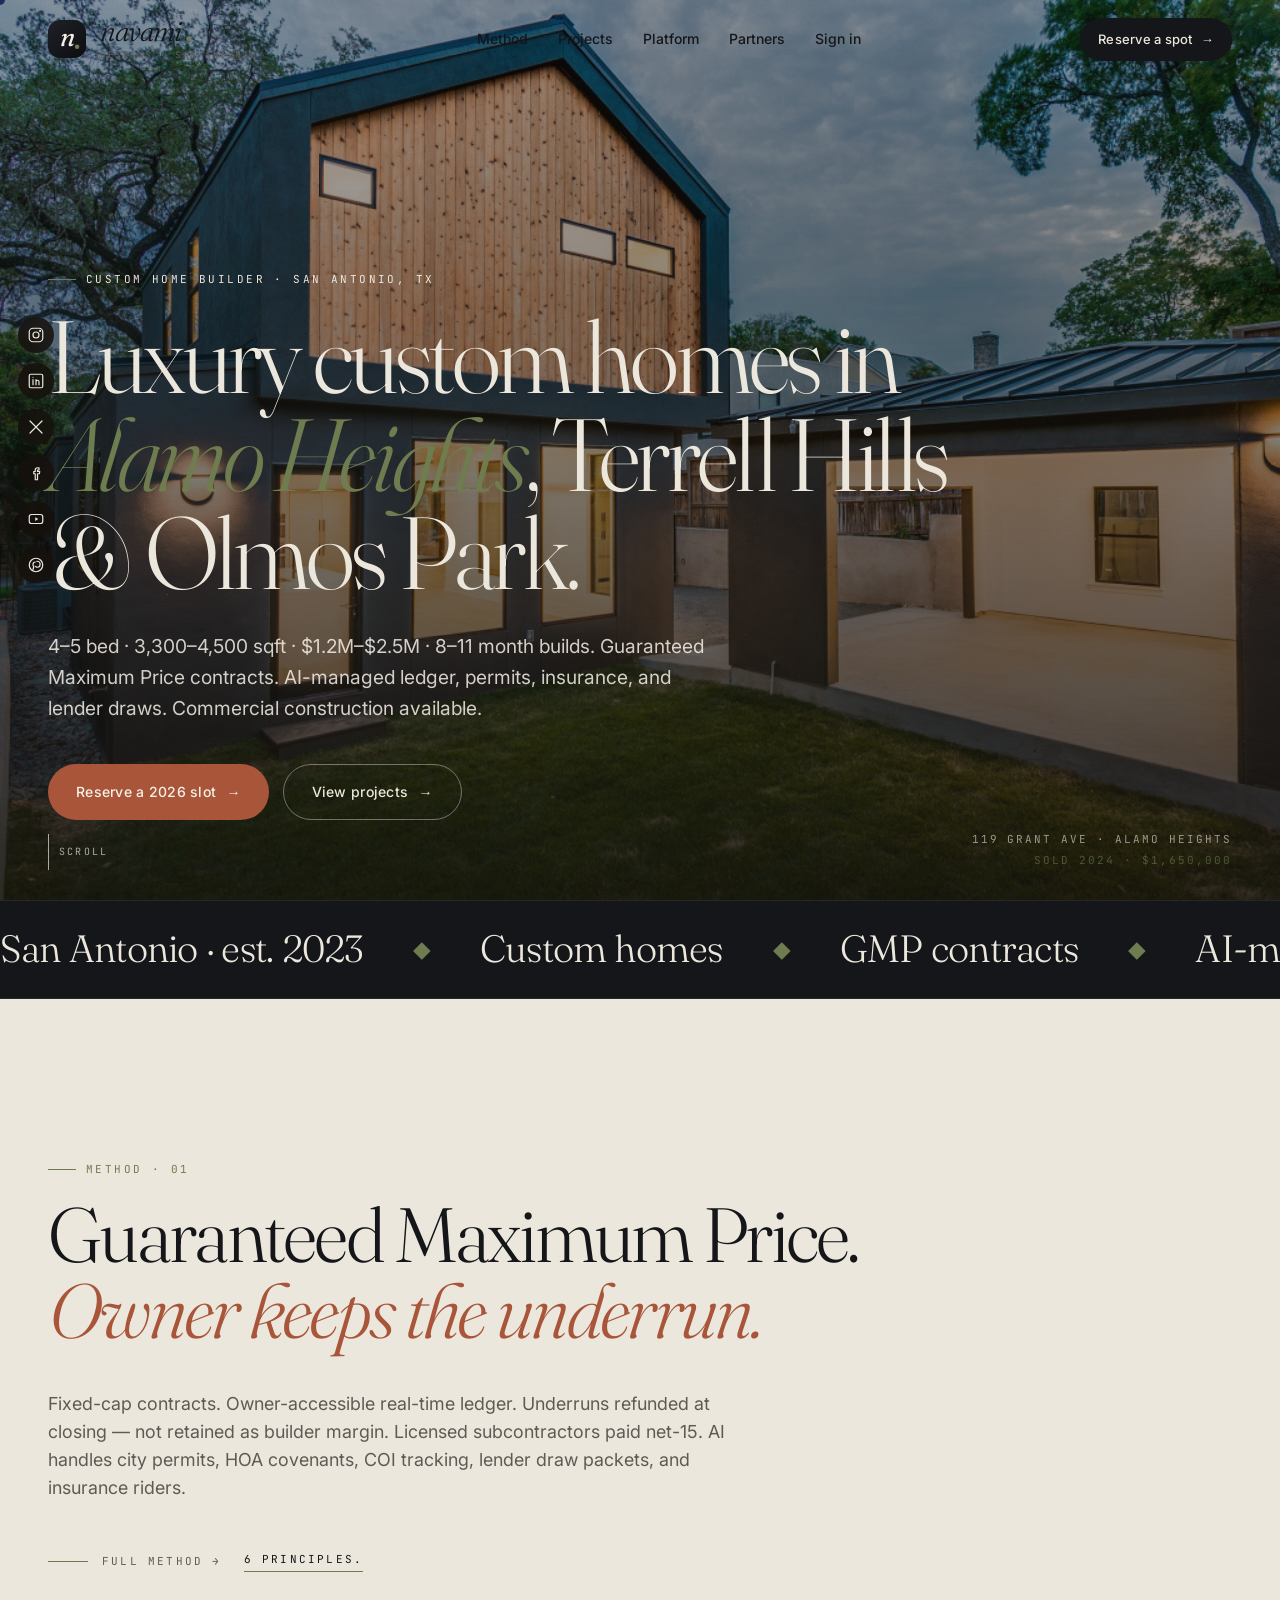
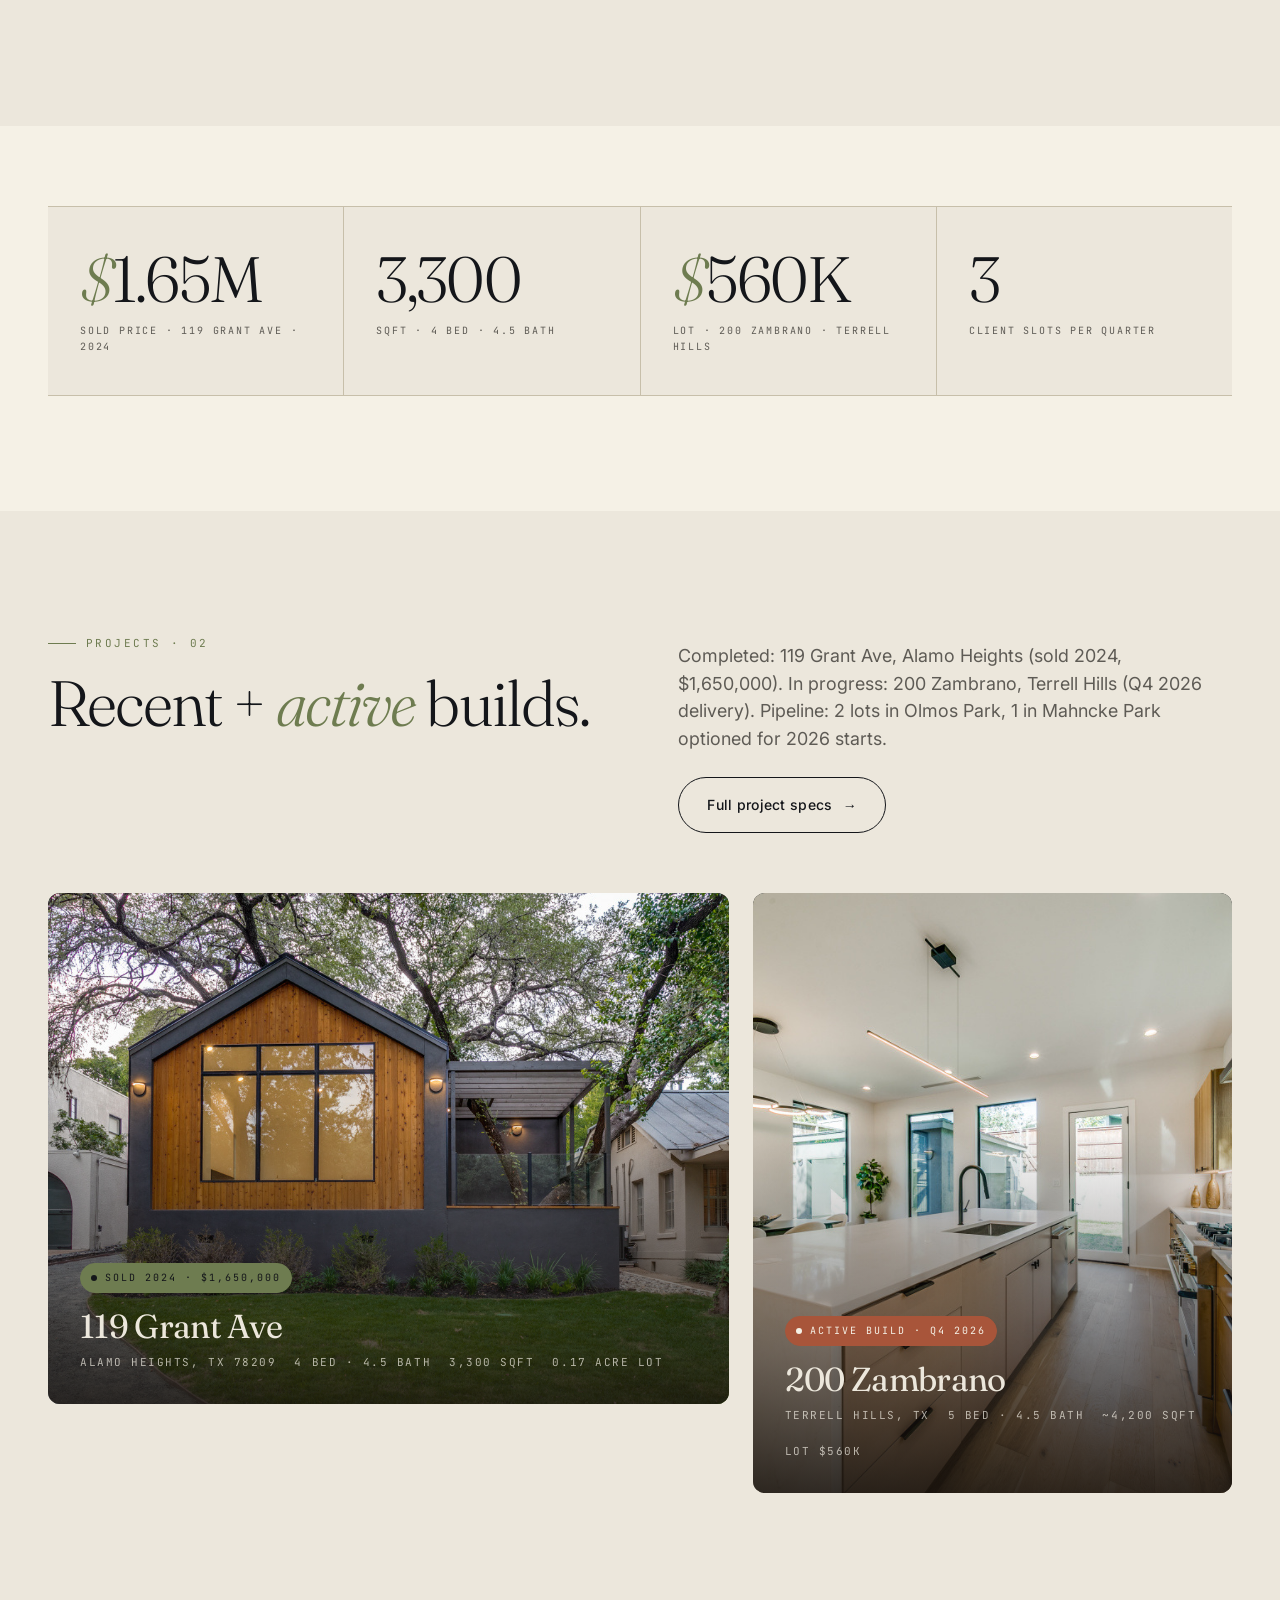
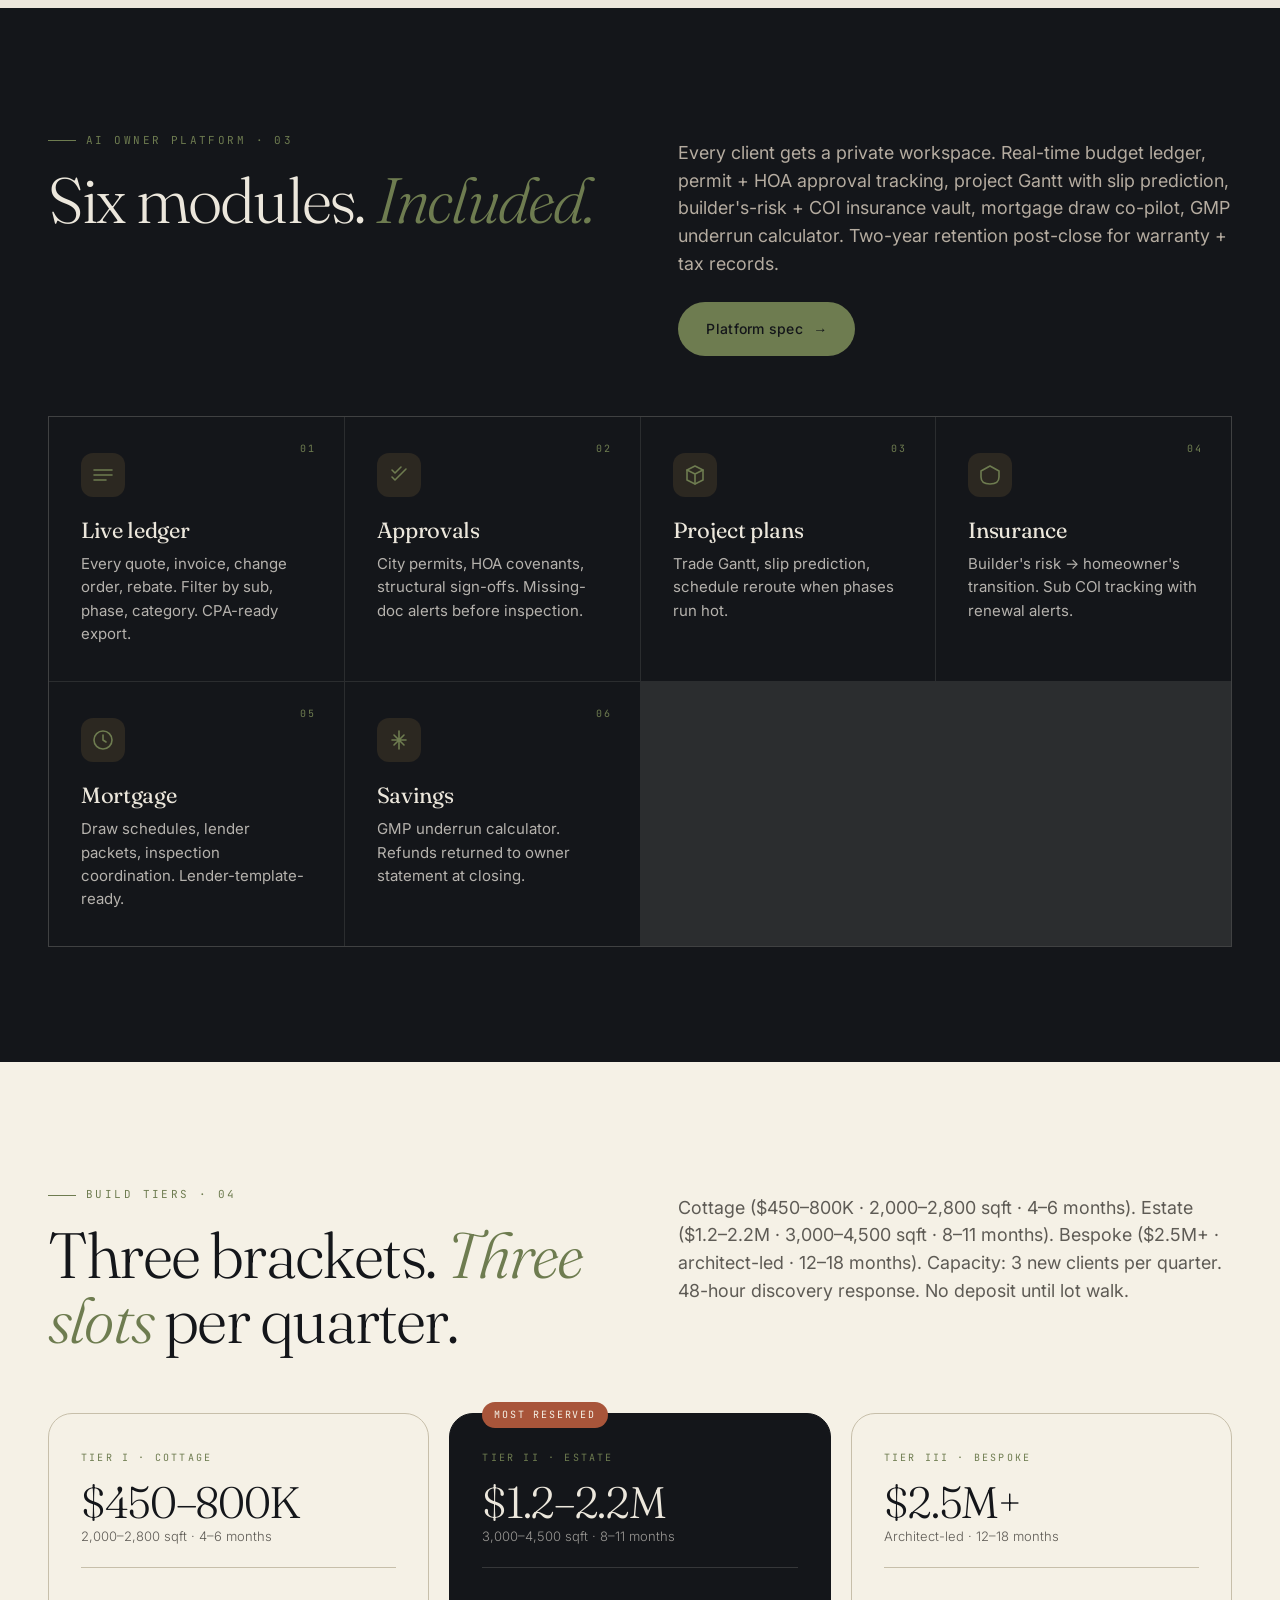
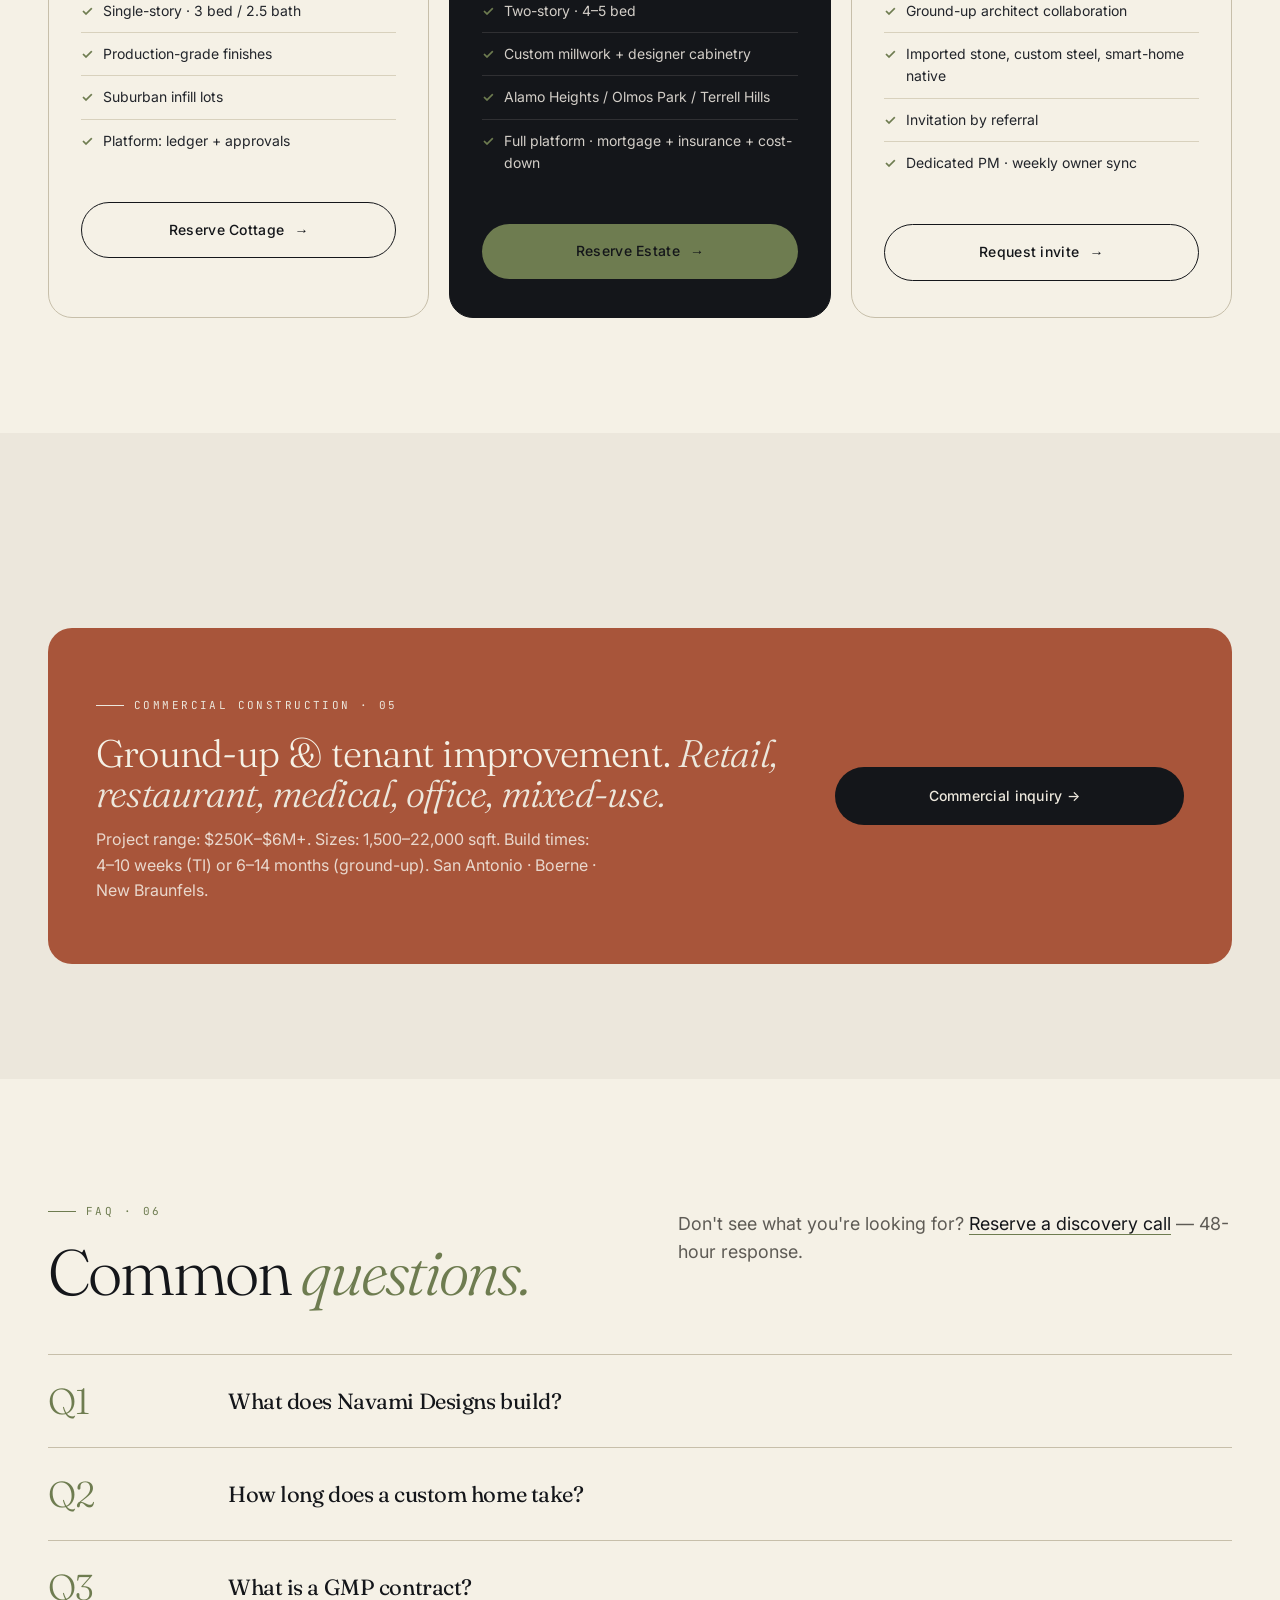
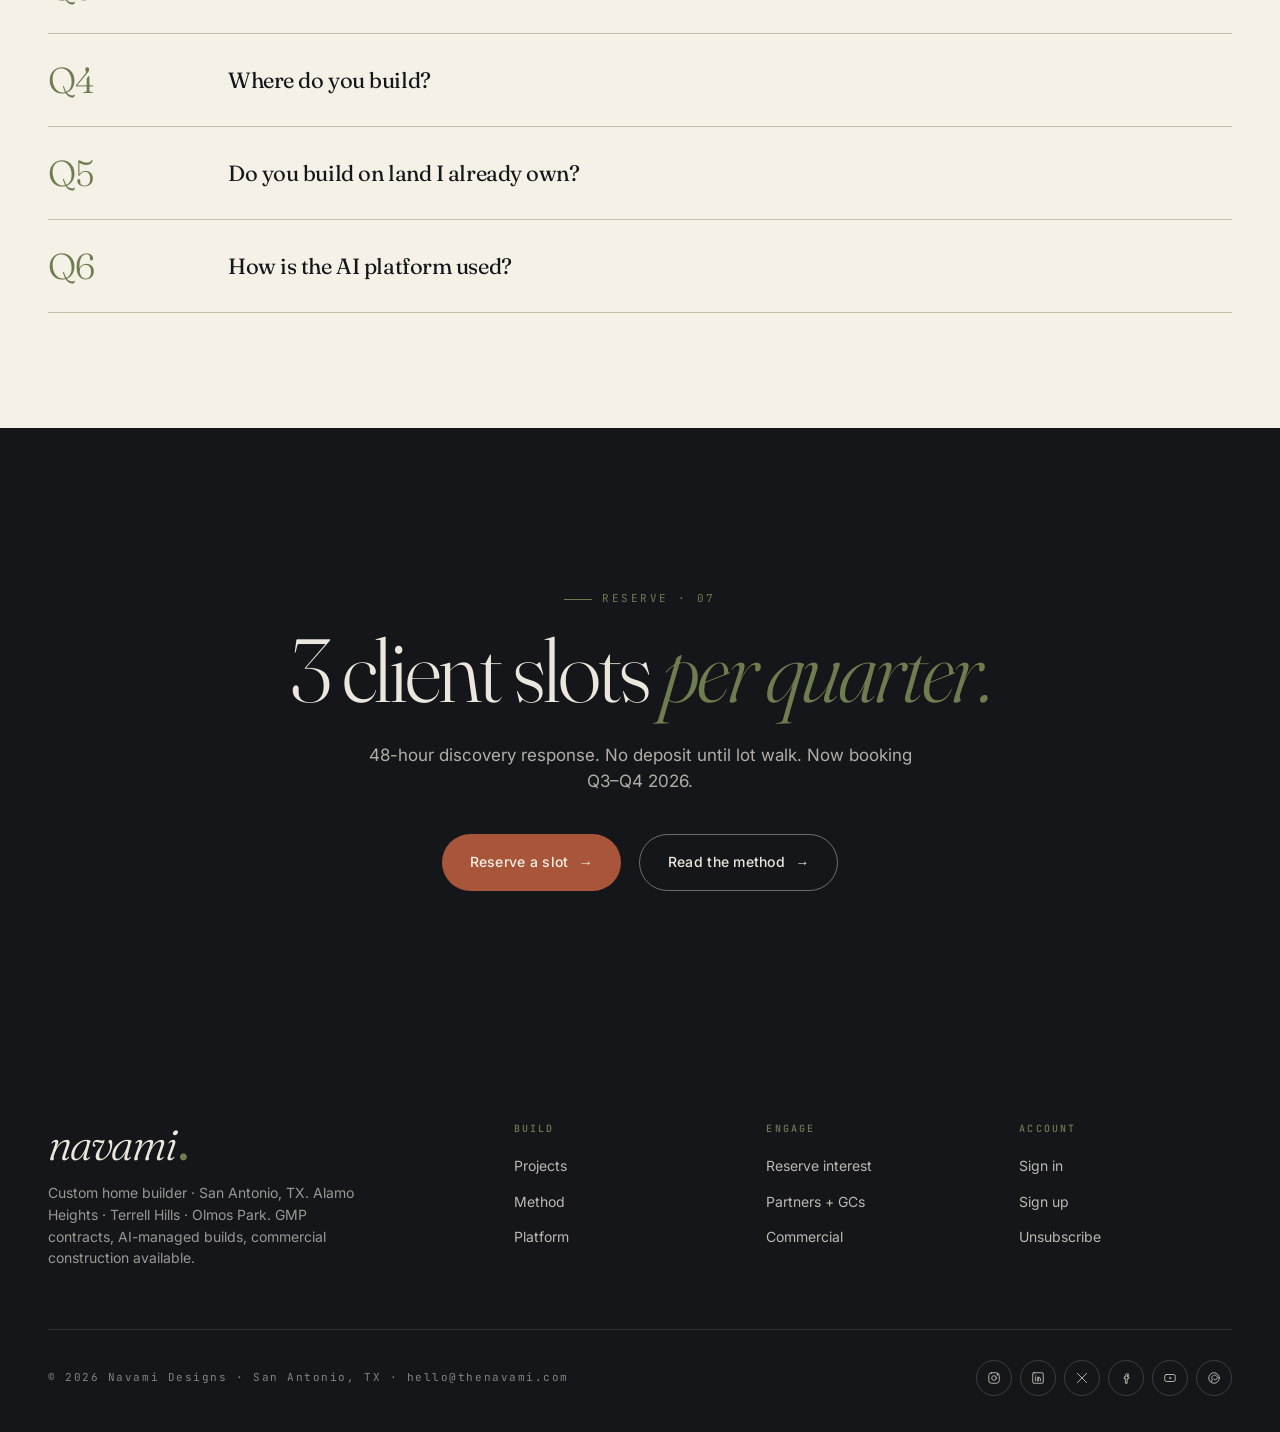
<file: index.html>
<!DOCTYPE html>
<html lang="en">
<head>
  <meta charset="UTF-8" />
  <meta name="viewport" content="width=device-width, initial-scale=1.0" />
  <title>Custom Home Builder San Antonio TX | Alamo Heights & Terrell Hills | Navami Designs</title>
  <meta name="description" content="Navami Designs: custom luxury home builder in San Antonio. 4–5 bed homes, 3,300–4,500 sqft, $1.2M–$2.5M. Alamo Heights, Terrell Hills, Olmos Park. GMP contracts. AI-managed builds. Commercial construction." />
  <meta name="theme-color" content="#14161A" />
  <meta property="og:title" content="Custom Home Builder San Antonio | Navami Designs" />
  <meta property="og:description" content="Luxury custom homes in Alamo Heights, Terrell Hills, Olmos Park. 8–11 month builds. GMP contracts. AI-managed ledger, permits, insurance." />
  <meta property="og:image" content="https://thenavami.com/assets/hero-exterior.jpg" />
  <meta property="og:type" content="website" />
  <meta property="og:url" content="https://thenavami.com" />
  <meta name="twitter:card" content="summary_large_image" />
  <meta name="twitter:site" content="@thenavami" />
  <meta name="twitter:title" content="Custom Home Builder San Antonio | Navami Designs" />
  <meta name="twitter:description" content="Luxury custom homes in Alamo Heights, Terrell Hills, Olmos Park. GMP contracts. AI-managed builds." />
  <meta name="twitter:image" content="https://thenavami.com/assets/hero-exterior.jpg" />
  <meta name="keywords" content="custom home builder San Antonio, luxury home builder Alamo Heights, Terrell Hills home builder, Olmos Park custom homes, GMP contract builder Texas, AI construction management, commercial contractor San Antonio, residential construction Bexar County" />
  <meta name="author" content="Navami Designs" />
  <meta name="geo.region" content="US-TX" />
  <meta name="geo.placename" content="San Antonio" />
  <meta name="geo.position" content="29.4241;-98.4936" />
  <meta name="ICBM" content="29.4241, -98.4936" />
  <link rel="canonical" href="https://thenavami.com/" />
  <script type="application/ld+json">
  {
    "@context": "https://schema.org",
    "@type": "GeneralContractor",
    "name": "Navami Designs",
    "image": "https://thenavami.com/assets/hero-exterior.jpg",
    "url": "https://thenavami.com",
    "telephone": "+1-210-000-0000",
    "email": "hello@thenavami.com",
    "priceRange": "$$$$",
    "description": "Custom residential and commercial home builder in San Antonio, TX. Luxury homes $1.2M–$2.5M in Alamo Heights, Terrell Hills, and Olmos Park. Guaranteed Maximum Price contracts. AI-assisted budget, permit, insurance, and mortgage management.",
    "address": { "@type": "PostalAddress", "addressLocality": "San Antonio", "addressRegion": "TX", "postalCode": "78209", "addressCountry": "US" },
    "geo": { "@type": "GeoCoordinates", "latitude": 29.4241, "longitude": -98.4936 },
    "areaServed": ["San Antonio", "Alamo Heights", "Terrell Hills", "Olmos Park", "Mahncke Park", "Boerne", "New Braunfels"],
    "serviceType": ["Custom Home Construction", "Luxury Home Building", "Commercial Construction", "Tenant Improvement", "Restaurant Build-out", "Medical Office Construction"],
    "sameAs": [
      "https://instagram.com/thenavami",
      "https://linkedin.com/company/thenavami",
      "https://x.com/thenavami",
      "https://facebook.com/thenavami",
      "https://youtube.com/@thenavami"
    ],
    "foundingDate": "2023",
    "numberOfEmployees": "8",
    "knowsAbout": ["Custom homes", "Residential construction", "Commercial construction", "GMP contracts", "AI project management", "Permit management", "Construction insurance"]
  }
  </script>
  <script type="application/ld+json">
  {
    "@context": "https://schema.org",
    "@type": "FAQPage",
    "mainEntity": [
      {"@type":"Question","name":"What does Navami Designs build?","acceptedAnswer":{"@type":"Answer","text":"Custom single-family homes (4–5 bed, 3,300–4,500 sqft, $1.2M–$2.5M) in Alamo Heights, Terrell Hills, Olmos Park, and Mahncke Park. Also commercial construction: retail, restaurant, medical, office, mixed-use ($250K–$6M+)."}},
      {"@type":"Question","name":"How long does a custom home take to build?","acceptedAnswer":{"@type":"Answer","text":"Cottage tier (2,000–2,800 sqft): 4–6 months. Estate tier (3,000–4,500 sqft): 8–11 months. Bespoke tier (architect-led): 12–18 months."}},
      {"@type":"Question","name":"What is a Guaranteed Maximum Price (GMP) contract?","acceptedAnswer":{"@type":"Answer","text":"A fixed-cap construction contract. If the project comes in under the cap, the underrun is refunded to the owner at closing. Navami does not retain underrun savings as contingency margin."}},
      {"@type":"Question","name":"Where do you build?","acceptedAnswer":{"@type":"Answer","text":"Primarily Bexar County: Alamo Heights (78209), Terrell Hills, Olmos Park, Mahncke Park. Commercial work extends to Boerne and New Braunfels."}},
      {"@type":"Question","name":"Do you build on land I already own?","acceptedAnswer":{"@type":"Answer","text":"Yes. We also help clients source lots — 2 in Olmos Park and 1 in Mahncke Park are currently optioned for 2026 starts."}},
      {"@type":"Question","name":"How is the AI platform used during construction?","acceptedAnswer":{"@type":"Answer","text":"Real-time budget ledger, city/HOA permit tracking, certificate-of-insurance vault, mortgage draw packet compilation, subcontractor scheduling, and underrun calculation. Owner access is included for 2 years post-close."}}
    ]
  }
  </script>

  <link rel="preconnect" href="https://fonts.googleapis.com" />
  <link rel="preconnect" href="https://fonts.gstatic.com" crossorigin />
  <link rel="stylesheet" href="https://fonts.googleapis.com/css2?family=Fraunces:opsz,wght@9..144,300;9..144,400;9..144,500&family=Inter:wght@400;500;600&family=JetBrains+Mono:wght@400;500&display=swap" />
  <link rel="stylesheet" href="styles.css" />
  <link rel="icon" type="image/svg+xml" href="data:image/svg+xml,%3Csvg xmlns='http://www.w3.org/2000/svg' viewBox='0 0 32 32'%3E%3Crect width='32' height='32' rx='10' fill='%2314161A'/%3E%3Ctext x='50%25' y='68%25' text-anchor='middle' font-family='Georgia,serif' font-style='italic' font-weight='400' font-size='22' fill='%23F4EFE6'%3En%3C/text%3E%3Ccircle cx='24.5' cy='22.5' r='1.9' fill='%236E7C50'/%3E%3C/svg%3E" />
</head>
<body>

  <header class="nav" id="nav">
    <div class="container nav__inner">
      <a href="/" class="nav__brand" aria-label="Navami Designs — home">
        <span class="nav__mark" aria-hidden="true">
          <svg width="32" height="32" viewBox="0 0 32 32" fill="none"><defs><linearGradient id="ng" x1="0" y1="0" x2="32" y2="32" gradientUnits="userSpaceOnUse"><stop offset="0" stop-color="#1E2128"/><stop offset="1" stop-color="#0C0D10"/></linearGradient></defs><rect width="32" height="32" rx="10" fill="url(#ng)"/><text x="50%" y="68%" text-anchor="middle" font-family="Fraunces,Georgia,serif" font-style="italic" font-weight="400" font-size="22" fill="#F4EFE6">n</text><circle cx="24.5" cy="22.5" r="1.9" fill="#6E7C50"/></svg>
        </span>
        <span class="nav__brand-text">
          <em>navami</em>
          <small>designs · san antonio</small>
        </span>
      </a>
      <nav class="nav__links" aria-label="Primary">
        <a href="/manifesto.html">Method</a>
        <a href="/projects.html">Projects</a>
        <a href="/platform.html">Platform</a>
        <a href="/partners.html">Partners</a>
        <a href="/signin.html">Sign in</a>
      </nav>
      <a href="/signup.html" class="nav__cta">Reserve a spot</a>
      <button class="nav__toggle" aria-label="Menu" aria-expanded="false"><span></span></button>
    </div>
  </header>

  <aside class="social-rail" aria-label="Social">
    <a href="https://instagram.com/thenavami" target="_blank" rel="noopener" aria-label="Instagram"><svg class="icon" viewBox="0 0 24 24"><rect x="3" y="3" width="18" height="18" rx="5"/><circle cx="12" cy="12" r="4"/><circle cx="17.5" cy="6.5" r="0.6" fill="currentColor"/></svg></a>
    <a href="https://linkedin.com/company/thenavami" target="_blank" rel="noopener" aria-label="LinkedIn"><svg class="icon" viewBox="0 0 24 24"><rect x="3" y="3" width="18" height="18" rx="2"/><path d="M8 10v7M8 7v.01M12 17v-4a2 2 0 014 0v4M12 17v-7"/></svg></a>
    <a href="https://x.com/thenavami" target="_blank" rel="noopener" aria-label="X"><svg class="icon" viewBox="0 0 24 24"><path d="M4 4l16 16M20 4L4 20"/></svg></a>
    <a href="https://facebook.com/thenavami" target="_blank" rel="noopener" aria-label="Facebook"><svg class="icon" viewBox="0 0 24 24"><path d="M14 8h2V5h-2a3 3 0 00-3 3v2H9v3h2v8h3v-8h2.5l.5-3H14V9a1 1 0 011-1"/></svg></a>
    <a href="https://youtube.com/@thenavami" target="_blank" rel="noopener" aria-label="YouTube"><svg class="icon" viewBox="0 0 24 24"><rect x="3" y="6" width="18" height="12" rx="3"/><path d="M11 9.5l4 2.5-4 2.5z" fill="currentColor" stroke="none"/></svg></a>
    <a href="https://pinterest.com/thenavami" target="_blank" rel="noopener" aria-label="Pinterest"><svg class="icon" viewBox="0 0 24 24"><circle cx="12" cy="12" r="9"/><path d="M11 8c-2 0-3 1.5-3 3.5 0 1 .5 2 1 2.5l-1 4M11.5 14c.5.5 1.5 1 2.5 1 2 0 3.5-1.5 3.5-4S15.5 7 13 7"/></svg></a>
  </aside>

  <!-- HERO -->
  <section class="hero">
    <div class="hero__bg" style="background-image:url('assets/hero-exterior.jpg')"></div>
    <div class="container hero__inner">
      <div class="eyebrow hero__eyebrow" data-reveal>Custom Home Builder · San Antonio, TX</div>
      <h1 class="display hero__display" data-reveal data-reveal-delay="1">
        Luxury custom homes in <em>Alamo Heights</em>, Terrell Hills &amp; Olmos Park.
      </h1>
      <p class="hero__lede" data-reveal data-reveal-delay="2">
        4–5 bed · 3,300–4,500 sqft · $1.2M–$2.5M · 8–11 month builds. Guaranteed Maximum Price contracts. AI-managed ledger, permits, insurance, and lender draws. Commercial construction available.
      </p>
      <div class="hero__cta" data-reveal data-reveal-delay="3">
        <a href="/signup.html" class="btn btn--clay">Reserve a 2026 slot</a>
        <a href="/projects.html" class="btn btn--bone-ghost">View projects</a>
      </div>
    </div>
    <div class="hero__scroll" aria-hidden="true">Scroll</div>
    <div class="hero__meta">
      <span>119 Grant Ave · Alamo Heights</span>
      <span><b>Sold 2024 · $1,650,000</b></span>
    </div>
  </section>

  <!-- MARQUEE -->
  <div class="marquee" aria-hidden="true">
    <div class="marquee__track">
      <span>San Antonio · est. 2023</span><span>Custom homes</span><span>GMP contracts</span><span>AI-managed</span><span>Commercial construction</span><span>Net-15 subcontractor pay</span>
    </div>
  </div>

  <!-- METHOD STRIP -->
  <section class="manifesto-strip">
    <div class="container">
      <div class="eyebrow" data-reveal>Method · 01</div>
      <h2 class="manifesto-strip__quote" data-reveal data-reveal-delay="1">
        Guaranteed Maximum Price. <em>Owner keeps the underrun.</em>
      </h2>
      <p class="lede mt-lg" style="max-width:62ch" data-reveal data-reveal-delay="2">
        Fixed-cap contracts. Owner-accessible real-time ledger. Underruns refunded at closing — not retained as builder margin. Licensed subcontractors paid net-15. AI handles city permits, HOA covenants, COI tracking, lender draw packets, and insurance riders.
      </p>
      <div class="manifesto-strip__sig" data-reveal data-reveal-delay="3">Full method →<a href="/manifesto.html" style="color:var(--ink);border-bottom:1px solid var(--brass);padding-bottom:2px;margin-left:8px;">6 principles.</a></div>
    </div>
  </section>

  <!-- STATS -->
  <section class="section section--paper" style="padding-top:0">
    <div class="container">
      <div class="stats">
        <div class="stat" data-reveal>
          <div class="stat__num"><em>$</em><span data-count="1.65" data-decimals="2" data-suffix="M">1.65M</span></div>
          <div class="stat__label">Sold price · 119 Grant Ave · 2024</div>
        </div>
        <div class="stat" data-reveal data-reveal-delay="1">
          <div class="stat__num"><span data-count="3300">3,300</span></div>
          <div class="stat__label">Sqft · 4 bed · 4.5 bath</div>
        </div>
        <div class="stat" data-reveal data-reveal-delay="2">
          <div class="stat__num"><em>$</em><span data-count="560" data-suffix="K">560K</span></div>
          <div class="stat__label">Lot · 200 Zambrano · Terrell Hills</div>
        </div>
        <div class="stat" data-reveal data-reveal-delay="3">
          <div class="stat__num"><span data-count="3">3</span></div>
          <div class="stat__label">Client slots per quarter</div>
        </div>
      </div>
    </div>
  </section>

  <!-- PROJECTS -->
  <section class="section section--bone" id="projects">
    <div class="container">
      <div class="two-col">
        <div>
          <div class="eyebrow" data-reveal>Projects · 02</div>
          <h2 class="headline" data-reveal data-reveal-delay="1">
            Recent + <em class="serif-em">active</em> builds.
          </h2>
        </div>
        <div class="two-col__right" data-reveal data-reveal-delay="2">
          <p class="lede">Completed: 119 Grant Ave, Alamo Heights (sold 2024, $1,650,000). In progress: 200 Zambrano, Terrell Hills (Q4 2026 delivery). Pipeline: 2 lots in Olmos Park, 1 in Mahncke Park optioned for 2026 starts.</p>
          <a href="/projects.html" class="btn btn--ghost mt-md">Full project specs</a>
        </div>
      </div>

      <div class="projects-grid">
        <a class="project-card project-card--lead" href="/projects.html#grant" data-reveal>
          <div class="project-card__img" style="background-image:url('assets/exterior-twilight.jpg')"></div>
          <div class="project-card__body">
            <span class="project-card__status is-sold">Sold 2024 · $1,650,000</span>
            <h3 class="project-card__title">119 Grant Ave</h3>
            <div class="project-card__meta">
              <span>Alamo Heights, TX 78209</span><span>4 bed · 4.5 bath</span><span>3,300 sqft</span><span>0.17 acre lot</span>
            </div>
          </div>
        </a>
        <a class="project-card project-card--side" href="/projects.html#zambrano" data-reveal data-reveal-delay="1">
          <div class="project-card__img" style="background-image:url('assets/exterior-rear.jpg')"></div>
          <div class="project-card__body">
            <span class="project-card__status is-active">Active build · Q4 2026</span>
            <h3 class="project-card__title">200 Zambrano</h3>
            <div class="project-card__meta">
              <span>Terrell Hills, TX</span><span>5 bed · 4.5 bath</span><span>~4,200 sqft</span><span>Lot $560K</span>
            </div>
          </div>
        </a>
      </div>
    </div>
  </section>

  <!-- PLATFORM -->
  <section class="section section--dark" id="platform">
    <div class="container">
      <div class="two-col">
        <div>
          <div class="eyebrow" data-reveal>AI Owner Platform · 03</div>
          <h2 class="headline" data-reveal data-reveal-delay="1" style="color:var(--bone)">
            Six modules. <em class="serif-em">Included.</em>
          </h2>
        </div>
        <div class="two-col__right" data-reveal data-reveal-delay="2">
          <p class="lede">Every client gets a private workspace. Real-time budget ledger, permit + HOA approval tracking, project Gantt with slip prediction, builder's-risk + COI insurance vault, mortgage draw co-pilot, GMP underrun calculator. Two-year retention post-close for warranty + tax records.</p>
          <a href="/platform.html" class="btn btn--brass mt-md">Platform spec</a>
        </div>
      </div>

      <div class="platform">
        <div class="platform__card" data-reveal>
          <span class="platform__num">01</span>
          <div class="platform__icon"><svg class="icon icon--lg" viewBox="0 0 24 24"><path d="M3 7h18M3 12h18M3 17h12"/></svg></div>
          <h3 class="platform__title">Live ledger</h3>
          <p class="platform__body">Every quote, invoice, change order, rebate. Filter by sub, phase, category. CPA-ready export.</p>
        </div>
        <div class="platform__card" data-reveal data-reveal-delay="1">
          <span class="platform__num">02</span>
          <div class="platform__icon"><svg class="icon icon--lg" viewBox="0 0 24 24"><path d="M5 7l3 3 6-6M5 14l3 3 11-11"/></svg></div>
          <h3 class="platform__title">Approvals</h3>
          <p class="platform__body">City permits, HOA covenants, structural sign-offs. Missing-doc alerts before inspection.</p>
        </div>
        <div class="platform__card" data-reveal data-reveal-delay="2">
          <span class="platform__num">03</span>
          <div class="platform__icon"><svg class="icon icon--lg" viewBox="0 0 24 24"><path d="M4 7l8-4 8 4v10l-8 4-8-4z"/><path d="M4 7l8 4 8-4M12 21V11"/></svg></div>
          <h3 class="platform__title">Project plans</h3>
          <p class="platform__body">Trade Gantt, slip prediction, schedule reroute when phases run hot.</p>
        </div>
        <div class="platform__card" data-reveal>
          <span class="platform__num">04</span>
          <div class="platform__icon"><svg class="icon icon--lg" viewBox="0 0 24 24"><path d="M12 3l9 5v6c0 5-4 7-9 7s-9-2-9-7V8z"/></svg></div>
          <h3 class="platform__title">Insurance</h3>
          <p class="platform__body">Builder's risk → homeowner's transition. Sub COI tracking with renewal alerts.</p>
        </div>
        <div class="platform__card" data-reveal data-reveal-delay="1">
          <span class="platform__num">05</span>
          <div class="platform__icon"><svg class="icon icon--lg" viewBox="0 0 24 24"><circle cx="12" cy="12" r="9"/><path d="M12 7v5l3 2"/></svg></div>
          <h3 class="platform__title">Mortgage</h3>
          <p class="platform__body">Draw schedules, lender packets, inspection coordination. Lender-template-ready.</p>
        </div>
        <div class="platform__card" data-reveal data-reveal-delay="2">
          <span class="platform__num">06</span>
          <div class="platform__icon"><svg class="icon icon--lg" viewBox="0 0 24 24"><path d="M12 3v18M5 12h14M7 7l10 10M17 7L7 17"/></svg></div>
          <h3 class="platform__title">Savings</h3>
          <p class="platform__body">GMP underrun calculator. Refunds returned to owner statement at closing.</p>
        </div>
      </div>
    </div>
  </section>

  <!-- BUDGET TIERS -->
  <section class="section section--paper" id="reserve">
    <div class="container">
      <div class="two-col">
        <div>
          <div class="eyebrow" data-reveal>Build Tiers · 04</div>
          <h2 class="headline" data-reveal data-reveal-delay="1">
            Three brackets. <em class="serif-em">Three slots</em> per quarter.
          </h2>
        </div>
        <div class="two-col__right" data-reveal data-reveal-delay="2">
          <p class="lede">Cottage ($450–800K · 2,000–2,800 sqft · 4–6 months). Estate ($1.2–2.2M · 3,000–4,500 sqft · 8–11 months). Bespoke ($2.5M+ · architect-led · 12–18 months). Capacity: 3 new clients per quarter. 48-hour discovery response. No deposit until lot walk.</p>
        </div>
      </div>

      <div class="tiers">
        <div class="tier" data-reveal>
          <div class="tier__label">Tier I · Cottage</div>
          <div class="tier__price">$450–800K<small>2,000–2,800 sqft · 4–6 months</small></div>
          <ul>
            <li>Single-story · 3 bed / 2.5 bath</li>
            <li>Production-grade finishes</li>
            <li>Suburban infill lots</li>
            <li>Platform: ledger + approvals</li>
          </ul>
          <a href="/signup.html?tier=cottage" class="btn btn--ghost mt-lg" style="width:100%;justify-content:center">Reserve Cottage</a>
        </div>
        <div class="tier is-featured" data-reveal data-reveal-delay="1">
          <span class="tier__flag">Most reserved</span>
          <div class="tier__label">Tier II · Estate</div>
          <div class="tier__price">$1.2–2.2M<small>3,000–4,500 sqft · 8–11 months</small></div>
          <ul>
            <li>Two-story · 4–5 bed</li>
            <li>Custom millwork + designer cabinetry</li>
            <li>Alamo Heights / Olmos Park / Terrell Hills</li>
            <li>Full platform · mortgage + insurance + cost-down</li>
          </ul>
          <a href="/signup.html?tier=estate" class="btn btn--brass mt-lg" style="width:100%;justify-content:center">Reserve Estate</a>
        </div>
        <div class="tier" data-reveal data-reveal-delay="2">
          <div class="tier__label">Tier III · Bespoke</div>
          <div class="tier__price">$2.5M+<small>Architect-led · 12–18 months</small></div>
          <ul>
            <li>Ground-up architect collaboration</li>
            <li>Imported stone, custom steel, smart-home native</li>
            <li>Invitation by referral</li>
            <li>Dedicated PM · weekly owner sync</li>
          </ul>
          <a href="/signup.html?tier=bespoke" class="btn btn--ghost mt-lg" style="width:100%;justify-content:center">Request invite</a>
        </div>
      </div>
    </div>
  </section>

  <!-- COMMERCIAL -->
  <section class="section section--bone">
    <div class="container">
      <div class="commercial-band" data-reveal>
        <div>
          <div class="eyebrow" style="color:var(--bone)">Commercial Construction · 05</div>
          <h3>Ground-up &amp; tenant improvement. <em>Retail, restaurant, medical, office, mixed-use.</em></h3>
          <p>Project range: $250K–$6M+. Sizes: 1,500–22,000 sqft. Build times: 4–10 weeks (TI) or 6–14 months (ground-up). San Antonio · Boerne · New Braunfels.</p>
        </div>
        <div>
          <a href="/partners.html#commercial" class="btn btn--no-arrow" style="background:var(--ink);color:var(--bone);width:100%;justify-content:center;padding:18px 28px">Commercial inquiry →</a>
        </div>
      </div>
    </div>
  </section>

  <!-- FAQ -->
  <section class="section section--paper" id="faq">
    <div class="container">
      <div class="two-col">
        <div data-reveal>
          <div class="eyebrow">FAQ · 06</div>
          <h2 class="headline">Common <em class="serif-em">questions.</em></h2>
        </div>
        <div class="two-col__right" data-reveal data-reveal-delay="1">
          <p class="lede">Don't see what you're looking for? <a href="/signup.html" style="color:var(--ink);border-bottom:1px solid var(--brass)">Reserve a discovery call</a> — 48-hour response.</p>
        </div>
      </div>

      <div class="process" style="margin-top:50px">
        <details class="process__row" style="display:block;padding:28px 0">
          <summary style="cursor:pointer;list-style:none;display:grid;grid-template-columns:140px 1fr;gap:40px;align-items:center"><span class="process__num" style="font-size:36px">Q1</span><span class="process__title" style="font-size:22px">What does Navami Designs build?</span></summary>
          <p class="process__body" style="margin-top:16px;margin-left:180px;max-width:60ch">Custom single-family homes (4–5 bed, 3,300–4,500 sqft, $1.2M–$2.5M) in Alamo Heights, Terrell Hills, Olmos Park, and Mahncke Park. Also commercial: retail, restaurant, medical, office, mixed-use ($250K–$6M+).</p>
        </details>
        <details class="process__row" style="display:block;padding:28px 0">
          <summary style="cursor:pointer;list-style:none;display:grid;grid-template-columns:140px 1fr;gap:40px;align-items:center"><span class="process__num" style="font-size:36px">Q2</span><span class="process__title" style="font-size:22px">How long does a custom home take?</span></summary>
          <p class="process__body" style="margin-top:16px;margin-left:180px;max-width:60ch">Cottage (2,000–2,800 sqft): 4–6 months. Estate (3,000–4,500 sqft): 8–11 months. Bespoke (architect-led): 12–18 months. Schedule slip risk is tracked weekly in the owner platform.</p>
        </details>
        <details class="process__row" style="display:block;padding:28px 0">
          <summary style="cursor:pointer;list-style:none;display:grid;grid-template-columns:140px 1fr;gap:40px;align-items:center"><span class="process__num" style="font-size:36px">Q3</span><span class="process__title" style="font-size:22px">What is a GMP contract?</span></summary>
          <p class="process__body" style="margin-top:16px;margin-left:180px;max-width:60ch">Guaranteed Maximum Price — a fixed-cap construction contract. Underruns are refunded to the owner at closing. Navami does not retain underrun savings as builder margin.</p>
        </details>
        <details class="process__row" style="display:block;padding:28px 0">
          <summary style="cursor:pointer;list-style:none;display:grid;grid-template-columns:140px 1fr;gap:40px;align-items:center"><span class="process__num" style="font-size:36px">Q4</span><span class="process__title" style="font-size:22px">Where do you build?</span></summary>
          <p class="process__body" style="margin-top:16px;margin-left:180px;max-width:60ch">Primarily Bexar County: Alamo Heights (78209), Terrell Hills, Olmos Park, Mahncke Park. Commercial work extends to Boerne and New Braunfels.</p>
        </details>
        <details class="process__row" style="display:block;padding:28px 0">
          <summary style="cursor:pointer;list-style:none;display:grid;grid-template-columns:140px 1fr;gap:40px;align-items:center"><span class="process__num" style="font-size:36px">Q5</span><span class="process__title" style="font-size:22px">Do you build on land I already own?</span></summary>
          <p class="process__body" style="margin-top:16px;margin-left:180px;max-width:60ch">Yes. We also source lots — 2 in Olmos Park and 1 in Mahncke Park are currently optioned for 2026 starts.</p>
        </details>
        <details class="process__row" style="display:block;padding:28px 0">
          <summary style="cursor:pointer;list-style:none;display:grid;grid-template-columns:140px 1fr;gap:40px;align-items:center"><span class="process__num" style="font-size:36px">Q6</span><span class="process__title" style="font-size:22px">How is the AI platform used?</span></summary>
          <p class="process__body" style="margin-top:16px;margin-left:180px;max-width:60ch">Real-time budget ledger, permit/HOA tracking, COI vault, mortgage draw packet compilation, subcontractor scheduling, GMP underrun calculator. Owner access included 2 years post-close.</p>
        </details>
      </div>
    </div>
  </section>

  <!-- FINAL CTA -->
  <section class="final-cta">
    <div data-reveal>
      <div class="eyebrow" style="color:var(--brass);justify-content:center;display:inline-flex">Reserve · 07</div>
      <h2>3 client slots <em>per quarter.</em></h2>
      <p>48-hour discovery response. No deposit until lot walk. Now booking Q3–Q4 2026.</p>
      <div class="flex gap-md" style="justify-content:center;flex-wrap:wrap">
        <a href="/signup.html" class="btn btn--clay">Reserve a slot</a>
        <a href="/manifesto.html" class="btn btn--bone-ghost">Read the method</a>
      </div>
    </div>
  </section>

  <!-- FOOTER -->
  <footer class="footer">
    <div class="container">
      <div class="footer__top">
        <div>
          <div class="footer__brand"><em>navami</em></div>
          <p class="footer__tagline">Custom home builder · San Antonio, TX. Alamo Heights · Terrell Hills · Olmos Park. GMP contracts, AI-managed builds, commercial construction available.</p>
        </div>
        <div class="footer__col">
          <h4>Build</h4>
          <ul>
            <li><a href="/projects.html">Projects</a></li>
            <li><a href="/manifesto.html">Method</a></li>
            <li><a href="/platform.html">Platform</a></li>
          </ul>
        </div>
        <div class="footer__col">
          <h4>Engage</h4>
          <ul>
            <li><a href="/signup.html">Reserve interest</a></li>
            <li><a href="/partners.html">Partners + GCs</a></li>
            <li><a href="/partners.html#commercial">Commercial</a></li>
          </ul>
        </div>
        <div class="footer__col">
          <h4>Account</h4>
          <ul>
            <li><a href="/signin.html">Sign in</a></li>
            <li><a href="/signup.html">Sign up</a></li>
            <li><a href="/unsubscribe.html">Unsubscribe</a></li>
          </ul>
        </div>
      </div>
      <div class="footer__bottom">
        <span>© <span data-year>2026</span> Navami Designs · San Antonio, TX · <a href="mailto:hello@thenavami.com" style="color:inherit">hello@thenavami.com</a></span>
        <div class="footer__social">
          <a href="https://instagram.com/thenavami" target="_blank" rel="noopener" aria-label="Instagram"><svg class="icon icon--sm" viewBox="0 0 24 24"><rect x="3" y="3" width="18" height="18" rx="5"/><circle cx="12" cy="12" r="4"/><circle cx="17.5" cy="6.5" r="0.6" fill="currentColor"/></svg></a>
          <a href="https://linkedin.com/company/thenavami" target="_blank" rel="noopener" aria-label="LinkedIn"><svg class="icon icon--sm" viewBox="0 0 24 24"><rect x="3" y="3" width="18" height="18" rx="2"/><path d="M8 10v7M8 7v.01M12 17v-4a2 2 0 014 0v4M12 17v-7"/></svg></a>
          <a href="https://x.com/thenavami" target="_blank" rel="noopener" aria-label="X"><svg class="icon icon--sm" viewBox="0 0 24 24"><path d="M4 4l16 16M20 4L4 20"/></svg></a>
          <a href="https://facebook.com/thenavami" target="_blank" rel="noopener" aria-label="Facebook"><svg class="icon icon--sm" viewBox="0 0 24 24"><path d="M14 8h2V5h-2a3 3 0 00-3 3v2H9v3h2v8h3v-8h2.5l.5-3H14V9a1 1 0 011-1"/></svg></a>
          <a href="https://youtube.com/@thenavami" target="_blank" rel="noopener" aria-label="YouTube"><svg class="icon icon--sm" viewBox="0 0 24 24"><rect x="3" y="6" width="18" height="12" rx="3"/><path d="M11 9.5l4 2.5-4 2.5z" fill="currentColor" stroke="none"/></svg></a>
          <a href="https://pinterest.com/thenavami" target="_blank" rel="noopener" aria-label="Pinterest"><svg class="icon icon--sm" viewBox="0 0 24 24"><circle cx="12" cy="12" r="9"/><path d="M11 8c-2 0-3 1.5-3 3.5 0 1 .5 2 1 2.5l-1 4M11.5 14c.5.5 1.5 1 2.5 1 2 0 3.5-1.5 3.5-4S15.5 7 13 7"/></svg></a>
        </div>
      </div>
    </div>
  </footer>

  <script src="script.js" defer></script>
</body>
</html>
</file>
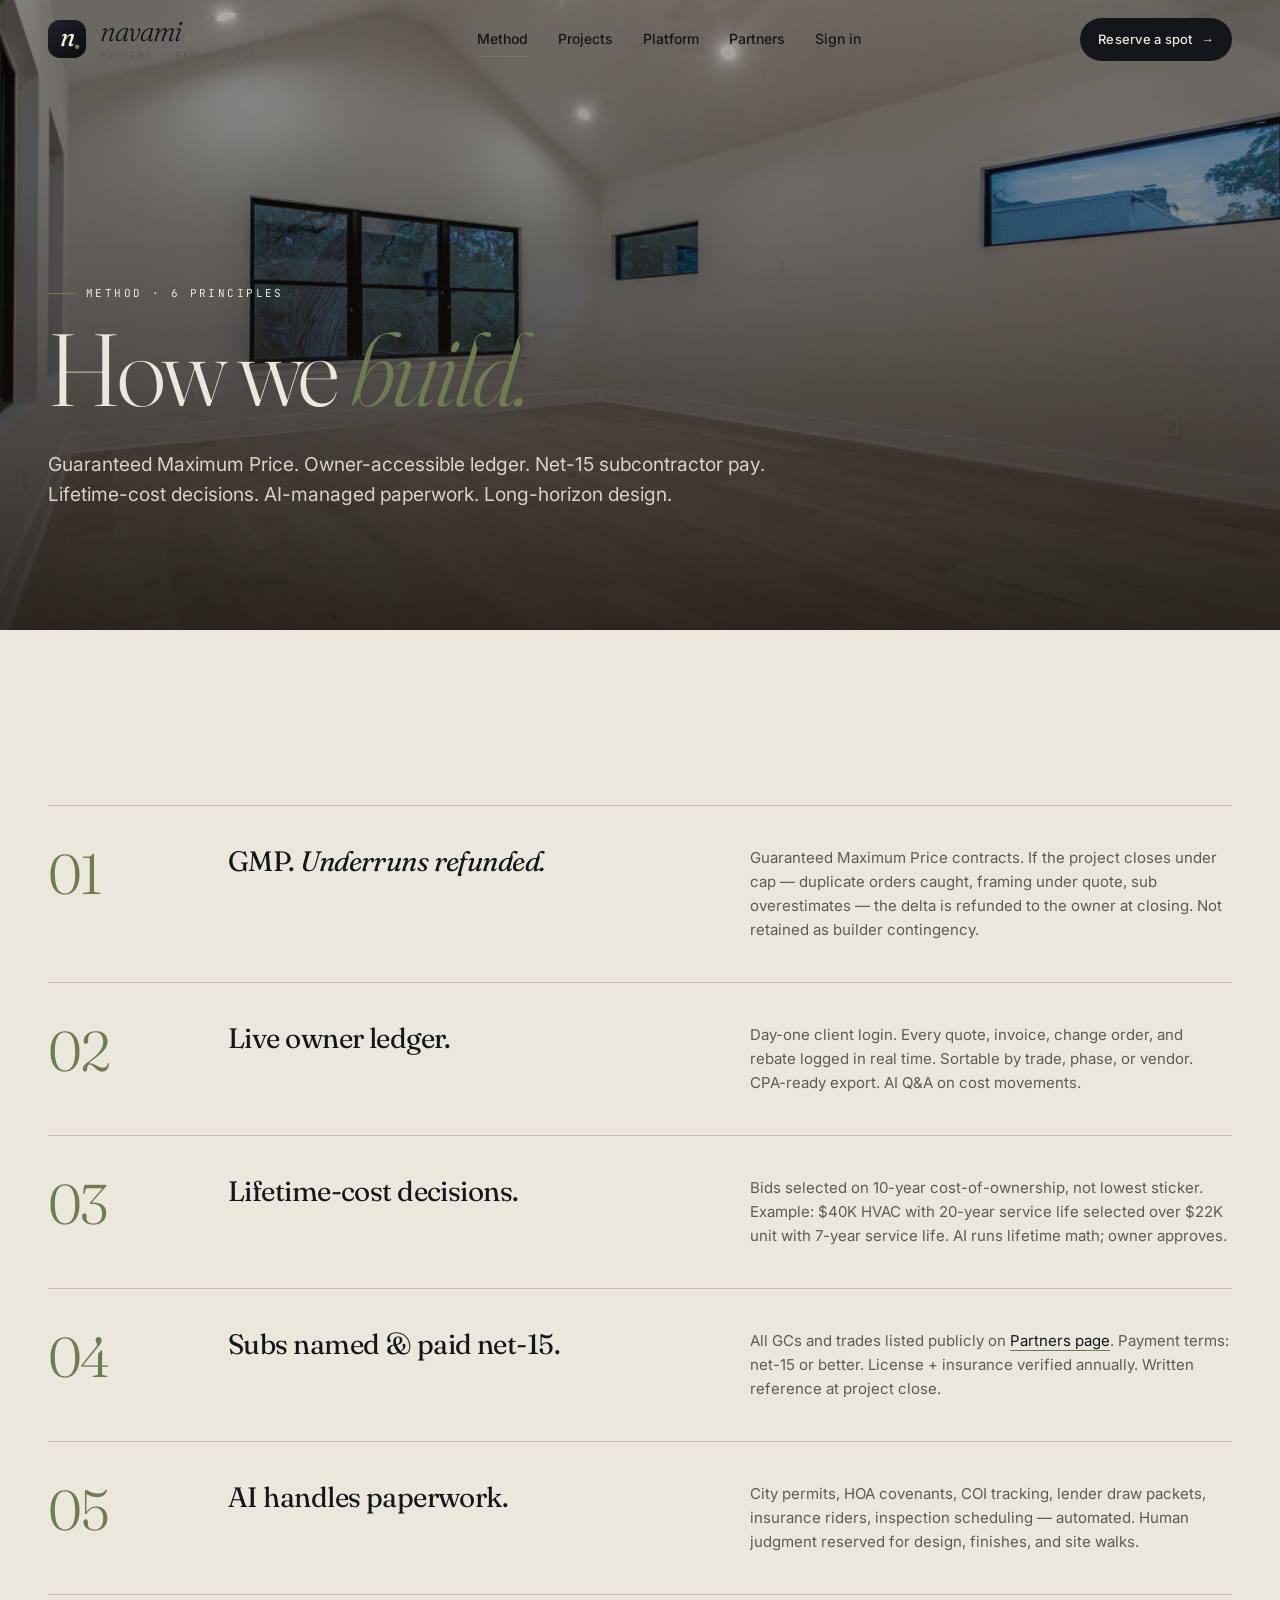
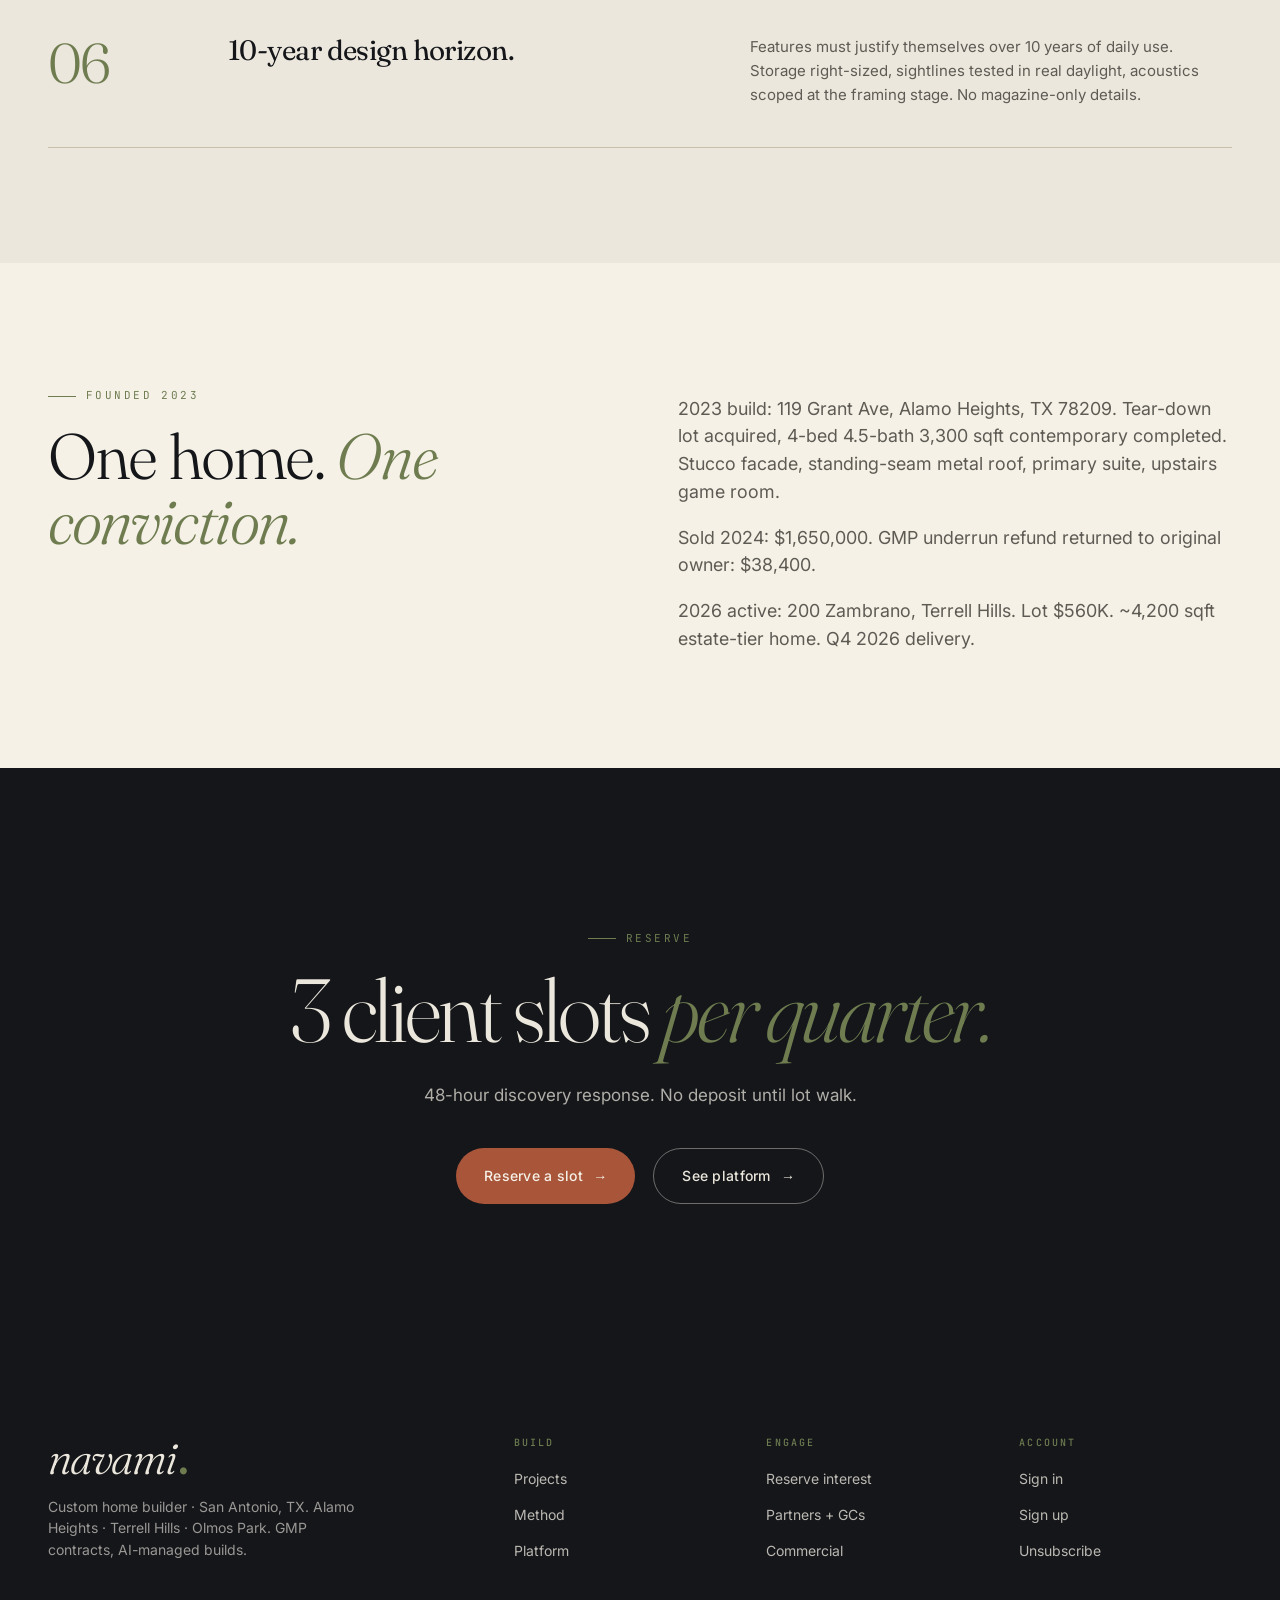
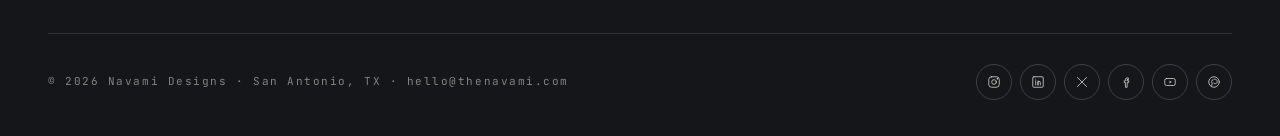
<file: manifesto.html>
<!DOCTYPE html>
<html lang="en">
<head>
  <meta charset="UTF-8" />
  <meta name="viewport" content="width=device-width, initial-scale=1.0" />
  <title>Method — GMP Contracts, AI Builds, Owner-Returned Savings | Navami Designs</title>
  <meta name="description" content="Navami Designs method: Guaranteed Maximum Price contracts, owner-accessible ledger, lifetime-cost decisions, net-15 subcontractor pay, AI-managed paperwork. 6 principles, no fine print." />
  <meta name="theme-color" content="#14161A" />
  <meta property="og:title" content="Method — Navami Designs" />
  <meta property="og:description" content="GMP contracts. Owner-returned underrun savings. AI-managed permits, insurance, mortgage." />
  <meta property="og:image" content="https://thenavami.com/assets/twilight-detail.jpg" />
  <meta property="og:url" content="https://thenavami.com/manifesto.html" />
  <meta name="twitter:card" content="summary_large_image" />
  <link rel="canonical" href="https://thenavami.com/manifesto.html" />
  <link rel="preconnect" href="https://fonts.googleapis.com" />
  <link rel="preconnect" href="https://fonts.gstatic.com" crossorigin />
  <link rel="stylesheet" href="https://fonts.googleapis.com/css2?family=Fraunces:opsz,wght@9..144,300;9..144,400;9..144,500&family=Inter:wght@400;500;600&family=JetBrains+Mono:wght@400;500&display=swap" />
  <link rel="stylesheet" href="styles.css" />
  <link rel="icon" type="image/svg+xml" href="data:image/svg+xml,%3Csvg xmlns='http://www.w3.org/2000/svg' viewBox='0 0 32 32'%3E%3Crect width='32' height='32' rx='10' fill='%2314161A'/%3E%3Ctext x='50%25' y='68%25' text-anchor='middle' font-family='Georgia,serif' font-style='italic' font-weight='400' font-size='22' fill='%23F4EFE6'%3En%3C/text%3E%3Ccircle cx='24.5' cy='22.5' r='1.9' fill='%236E7C50'/%3E%3C/svg%3E" />
</head>
<body>

  <header class="nav">
    <div class="container nav__inner">
      <a href="/" class="nav__brand"><span class="nav__mark"><svg width="32" height="32" viewBox="0 0 32 32" fill="none"><defs><linearGradient id="ng" x1="0" y1="0" x2="32" y2="32" gradientUnits="userSpaceOnUse"><stop offset="0" stop-color="#1E2128"/><stop offset="1" stop-color="#0C0D10"/></linearGradient></defs><rect width="32" height="32" rx="10" fill="url(#ng)"/><text x="50%" y="68%" text-anchor="middle" font-family="Fraunces,Georgia,serif" font-style="italic" font-weight="400" font-size="22" fill="#F4EFE6">n</text><circle cx="24.5" cy="22.5" r="1.9" fill="#6E7C50"/></svg></span><span class="nav__brand-text"><em>navami</em><small>designs · san antonio</small></span></a>
      <nav class="nav__links">
        <a href="/manifesto.html" aria-current="page">Method</a>
        <a href="/projects.html">Projects</a>
        <a href="/platform.html">Platform</a>
        <a href="/partners.html">Partners</a>
        <a href="/signin.html">Sign in</a>
      </nav>
      <a href="/signup.html" class="nav__cta">Reserve a spot</a>
      <button class="nav__toggle"><span></span></button>
    </div>
  </header>

  <section class="hero" style="min-height:70vh">
    <div class="hero__bg" style="background-image:url('assets/twilight-detail.jpg')"></div>
    <div class="container hero__inner">
      <div class="eyebrow hero__eyebrow" data-reveal>Method · 6 principles</div>
      <h1 class="display hero__display" data-reveal data-reveal-delay="1" style="max-width:18ch">
        How we <em>build.</em>
      </h1>
      <p class="hero__lede" data-reveal data-reveal-delay="2" style="max-width:60ch">
        Guaranteed Maximum Price. Owner-accessible ledger. Net-15 subcontractor pay. Lifetime-cost decisions. AI-managed paperwork. Long-horizon design.
      </p>
    </div>
  </section>

  <section class="section section--bone">
    <div class="container">
      <div class="process">
        <div class="process__row" data-reveal>
          <div class="process__num">01</div>
          <div><h3 class="process__title">GMP. <em>Underruns refunded.</em></h3></div>
          <div class="process__body">Guaranteed Maximum Price contracts. If the project closes under cap — duplicate orders caught, framing under quote, sub overestimates — the delta is refunded to the owner at closing. Not retained as builder contingency.</div>
        </div>
        <div class="process__row" data-reveal>
          <div class="process__num">02</div>
          <div><h3 class="process__title">Live owner ledger.</h3></div>
          <div class="process__body">Day-one client login. Every quote, invoice, change order, and rebate logged in real time. Sortable by trade, phase, or vendor. CPA-ready export. AI Q&amp;A on cost movements.</div>
        </div>
        <div class="process__row" data-reveal>
          <div class="process__num">03</div>
          <div><h3 class="process__title">Lifetime-cost decisions.</h3></div>
          <div class="process__body">Bids selected on 10-year cost-of-ownership, not lowest sticker. Example: $40K HVAC with 20-year service life selected over $22K unit with 7-year service life. AI runs lifetime math; owner approves.</div>
        </div>
        <div class="process__row" data-reveal>
          <div class="process__num">04</div>
          <div><h3 class="process__title">Subs named &amp; paid net-15.</h3></div>
          <div class="process__body">All GCs and trades listed publicly on <a href="/partners.html" style="color:var(--ink);border-bottom:1px solid var(--brass)">Partners page</a>. Payment terms: net-15 or better. License + insurance verified annually. Written reference at project close.</div>
        </div>
        <div class="process__row" data-reveal>
          <div class="process__num">05</div>
          <div><h3 class="process__title">AI handles paperwork.</h3></div>
          <div class="process__body">City permits, HOA covenants, COI tracking, lender draw packets, insurance riders, inspection scheduling — automated. Human judgment reserved for design, finishes, and site walks.</div>
        </div>
        <div class="process__row" data-reveal>
          <div class="process__num">06</div>
          <div><h3 class="process__title">10-year design horizon.</h3></div>
          <div class="process__body">Features must justify themselves over 10 years of daily use. Storage right-sized, sightlines tested in real daylight, acoustics scoped at the framing stage. No magazine-only details.</div>
        </div>
      </div>
    </div>
  </section>

  <section class="section section--paper">
    <div class="container">
      <div class="two-col">
        <div data-reveal>
          <div class="eyebrow">Founded 2023</div>
          <h2 class="headline">One home. <em class="serif-em">One conviction.</em></h2>
        </div>
        <div class="two-col__right" data-reveal data-reveal-delay="1">
          <p class="lede" style="margin-bottom:18px">2023 build: 119 Grant Ave, Alamo Heights, TX 78209. Tear-down lot acquired, 4-bed 4.5-bath 3,300 sqft contemporary completed. Stucco facade, standing-seam metal roof, primary suite, upstairs game room.</p>
          <p class="lede" style="margin-bottom:18px">Sold 2024: $1,650,000. GMP underrun refund returned to original owner: $38,400.</p>
          <p class="lede">2026 active: 200 Zambrano, Terrell Hills. Lot $560K. ~4,200 sqft estate-tier home. Q4 2026 delivery.</p>
        </div>
      </div>
    </div>
  </section>

  <section class="final-cta">
    <div data-reveal>
      <div class="eyebrow" style="color:var(--brass);justify-content:center;display:inline-flex">Reserve</div>
      <h2>3 client slots <em>per quarter.</em></h2>
      <p>48-hour discovery response. No deposit until lot walk.</p>
      <div class="flex gap-md" style="justify-content:center;flex-wrap:wrap">
        <a href="/signup.html" class="btn btn--clay">Reserve a slot</a>
        <a href="/platform.html" class="btn btn--bone-ghost">See platform</a>
      </div>
    </div>
  </section>

  <footer class="footer">
    <div class="container">
      <div class="footer__top">
        <div><div class="footer__brand"><em>navami</em></div><p class="footer__tagline">Custom home builder · San Antonio, TX. Alamo Heights · Terrell Hills · Olmos Park. GMP contracts, AI-managed builds.</p></div>
        <div class="footer__col"><h4>Build</h4><ul><li><a href="/projects.html">Projects</a></li><li><a href="/manifesto.html">Method</a></li><li><a href="/platform.html">Platform</a></li></ul></div>
        <div class="footer__col"><h4>Engage</h4><ul><li><a href="/signup.html">Reserve interest</a></li><li><a href="/partners.html">Partners + GCs</a></li><li><a href="/partners.html#commercial">Commercial</a></li></ul></div>
        <div class="footer__col"><h4>Account</h4><ul><li><a href="/signin.html">Sign in</a></li><li><a href="/signup.html">Sign up</a></li><li><a href="/unsubscribe.html">Unsubscribe</a></li></ul></div>
      </div>
      <div class="footer__bottom">
        <span>© <span data-year>2026</span> Navami Designs · San Antonio, TX · <a href="mailto:hello@thenavami.com" style="color:inherit">hello@thenavami.com</a></span>
        <div class="footer__social">
          <a href="https://instagram.com/thenavami" target="_blank" rel="noopener" aria-label="Instagram"><svg class="icon icon--sm" viewBox="0 0 24 24"><rect x="3" y="3" width="18" height="18" rx="5"/><circle cx="12" cy="12" r="4"/><circle cx="17.5" cy="6.5" r="0.6" fill="currentColor"/></svg></a>
          <a href="https://linkedin.com/company/thenavami" target="_blank" rel="noopener" aria-label="LinkedIn"><svg class="icon icon--sm" viewBox="0 0 24 24"><rect x="3" y="3" width="18" height="18" rx="2"/><path d="M8 10v7M8 7v.01M12 17v-4a2 2 0 014 0v4M12 17v-7"/></svg></a>
          <a href="https://x.com/thenavami" target="_blank" rel="noopener" aria-label="X"><svg class="icon icon--sm" viewBox="0 0 24 24"><path d="M4 4l16 16M20 4L4 20"/></svg></a>
          <a href="https://facebook.com/thenavami" target="_blank" rel="noopener" aria-label="Facebook"><svg class="icon icon--sm" viewBox="0 0 24 24"><path d="M14 8h2V5h-2a3 3 0 00-3 3v2H9v3h2v8h3v-8h2.5l.5-3H14V9a1 1 0 011-1"/></svg></a>
          <a href="https://youtube.com/@thenavami" target="_blank" rel="noopener" aria-label="YouTube"><svg class="icon icon--sm" viewBox="0 0 24 24"><rect x="3" y="6" width="18" height="12" rx="3"/><path d="M11 9.5l4 2.5-4 2.5z" fill="currentColor" stroke="none"/></svg></a>
          <a href="https://pinterest.com/thenavami" target="_blank" rel="noopener" aria-label="Pinterest"><svg class="icon icon--sm" viewBox="0 0 24 24"><circle cx="12" cy="12" r="9"/><path d="M11 8c-2 0-3 1.5-3 3.5 0 1 .5 2 1 2.5l-1 4M11.5 14c.5.5 1.5 1 2.5 1 2 0 3.5-1.5 3.5-4S15.5 7 13 7"/></svg></a>
        </div>
      </div>
    </div>
  </footer>

  <script src="script.js" defer></script>
</body>
</html>
</file>
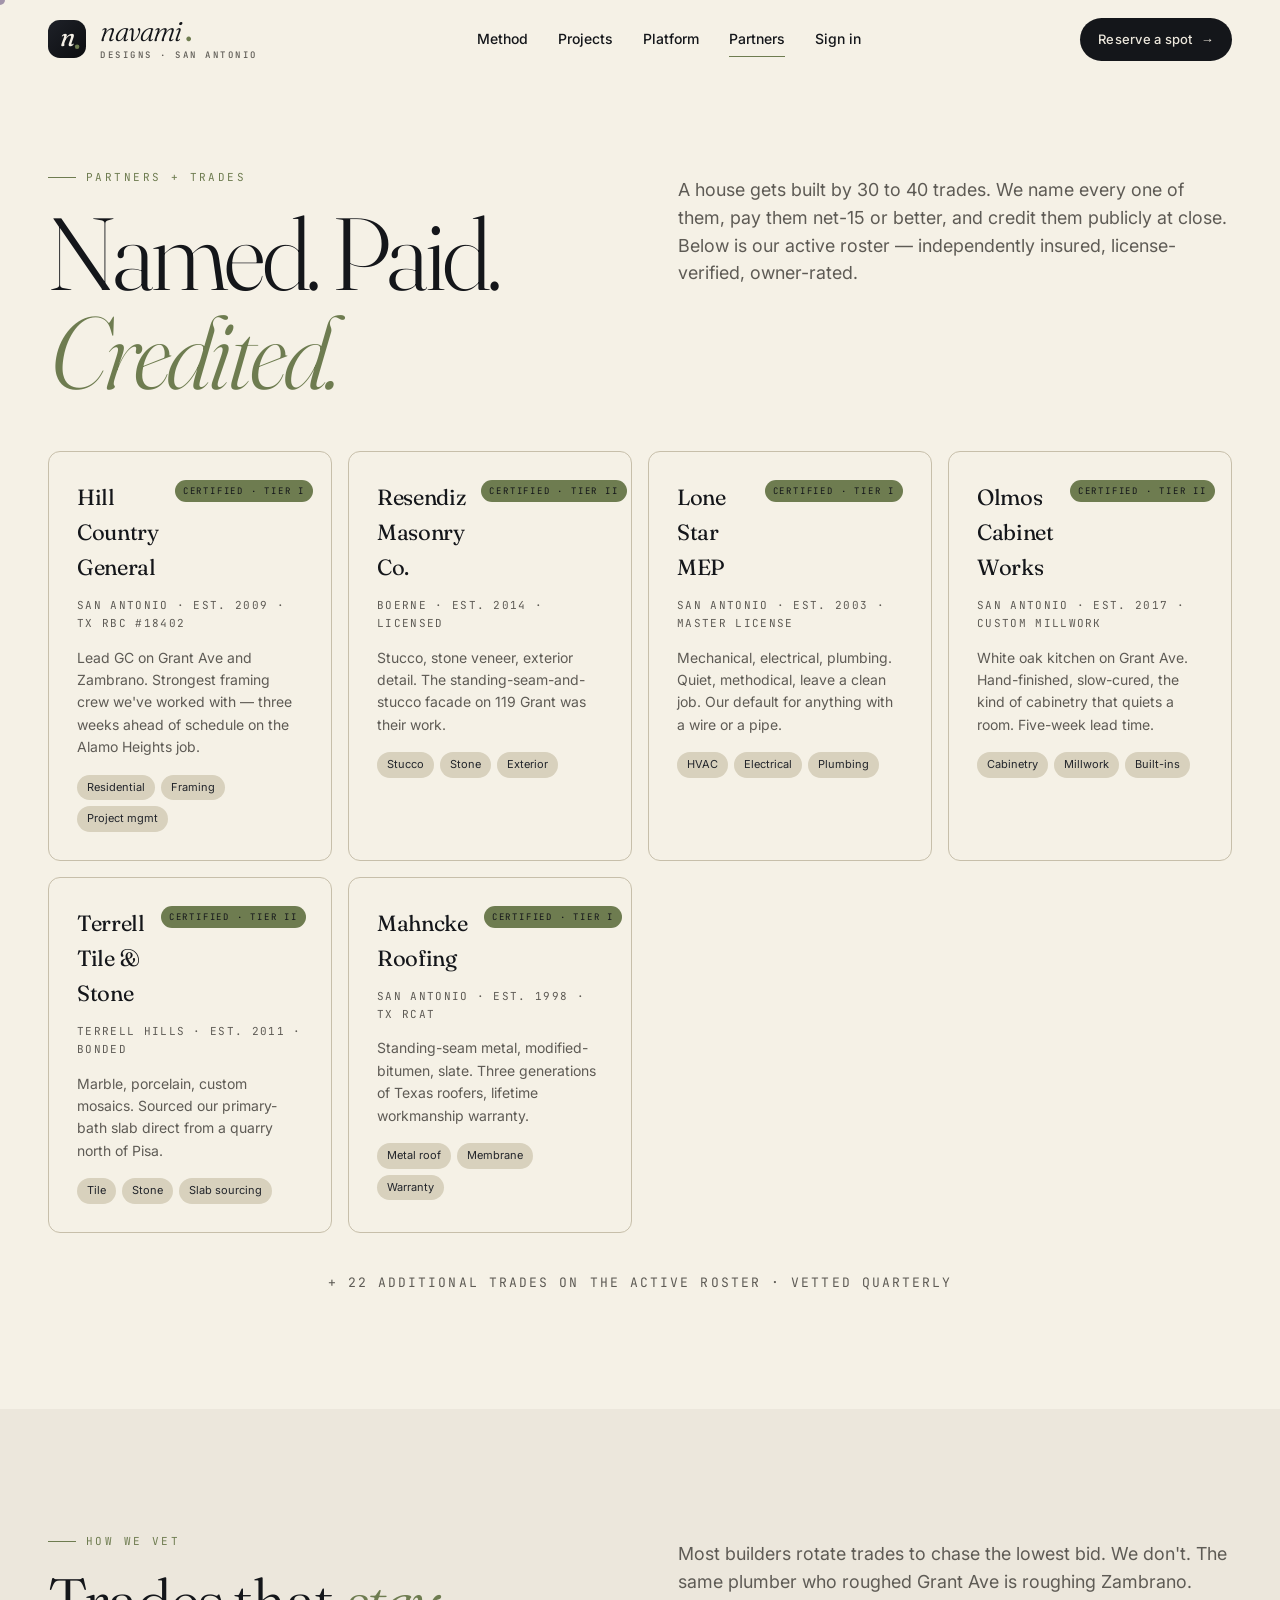
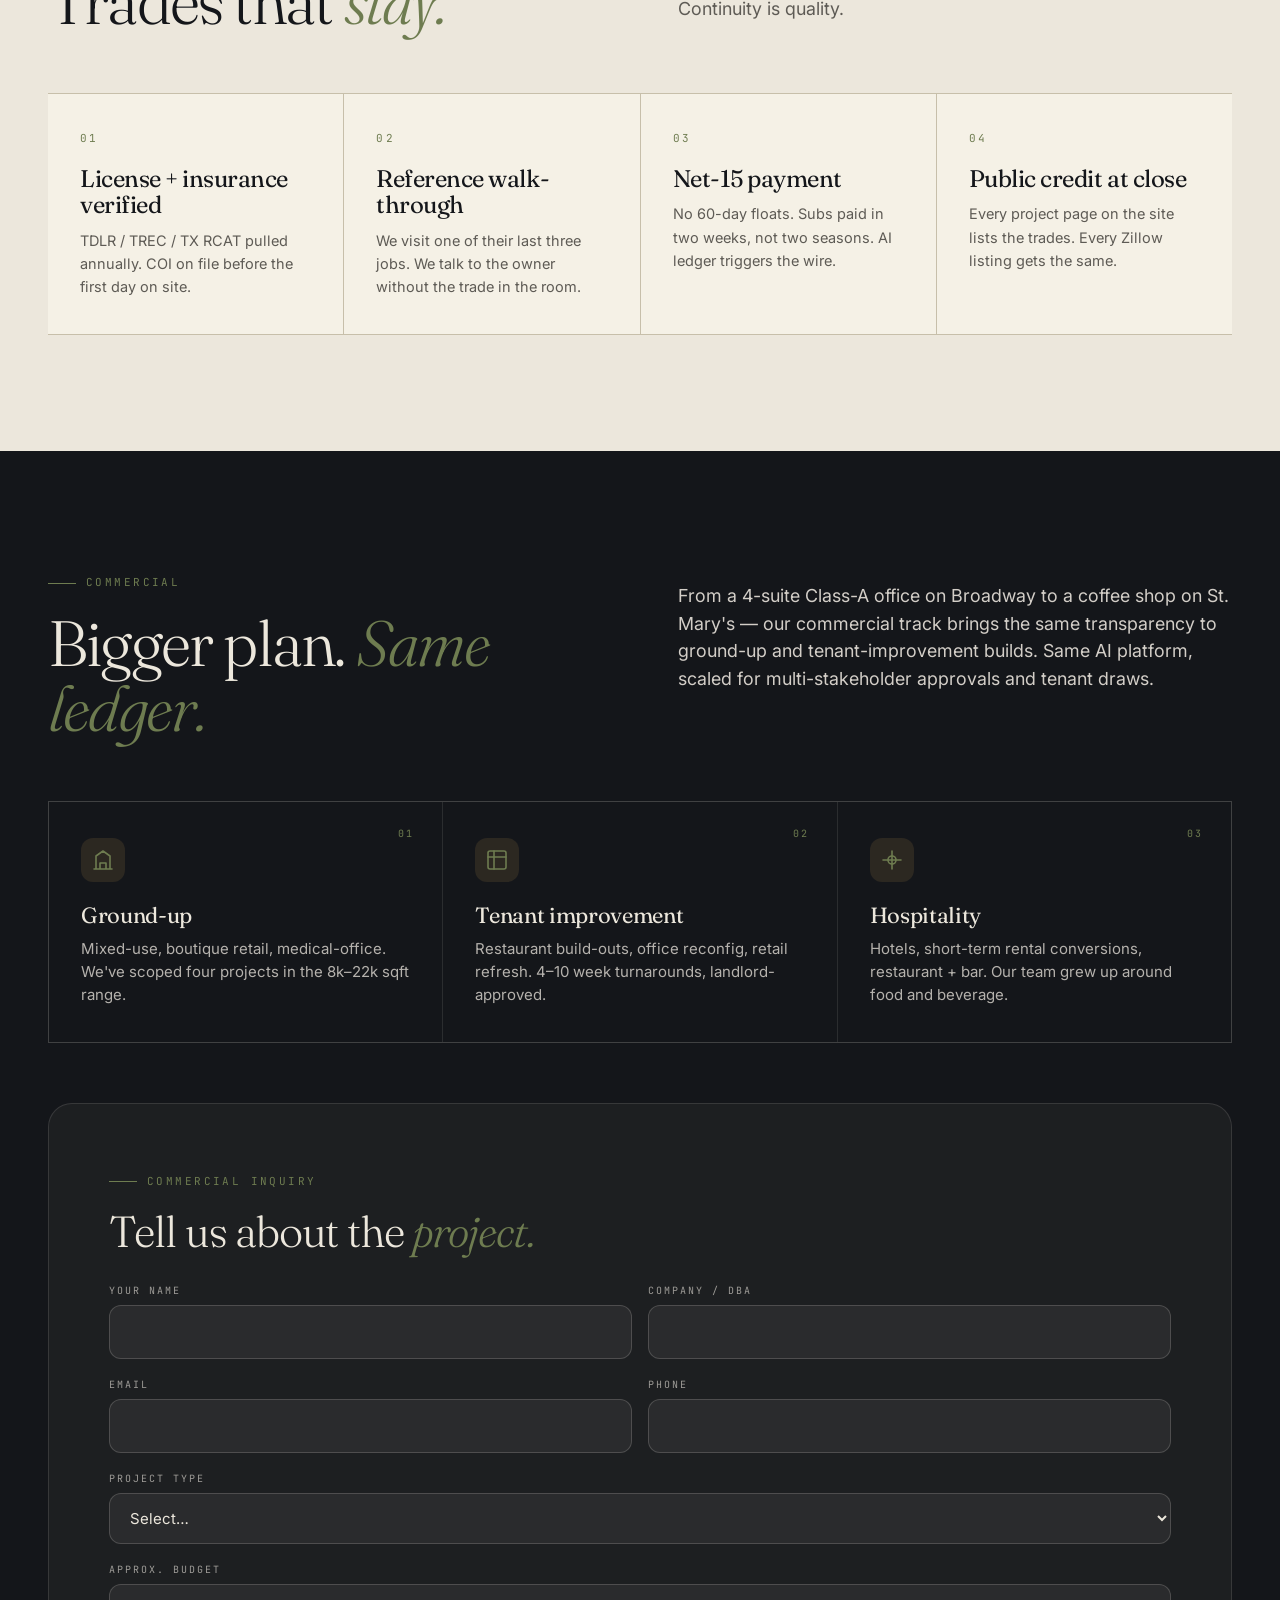
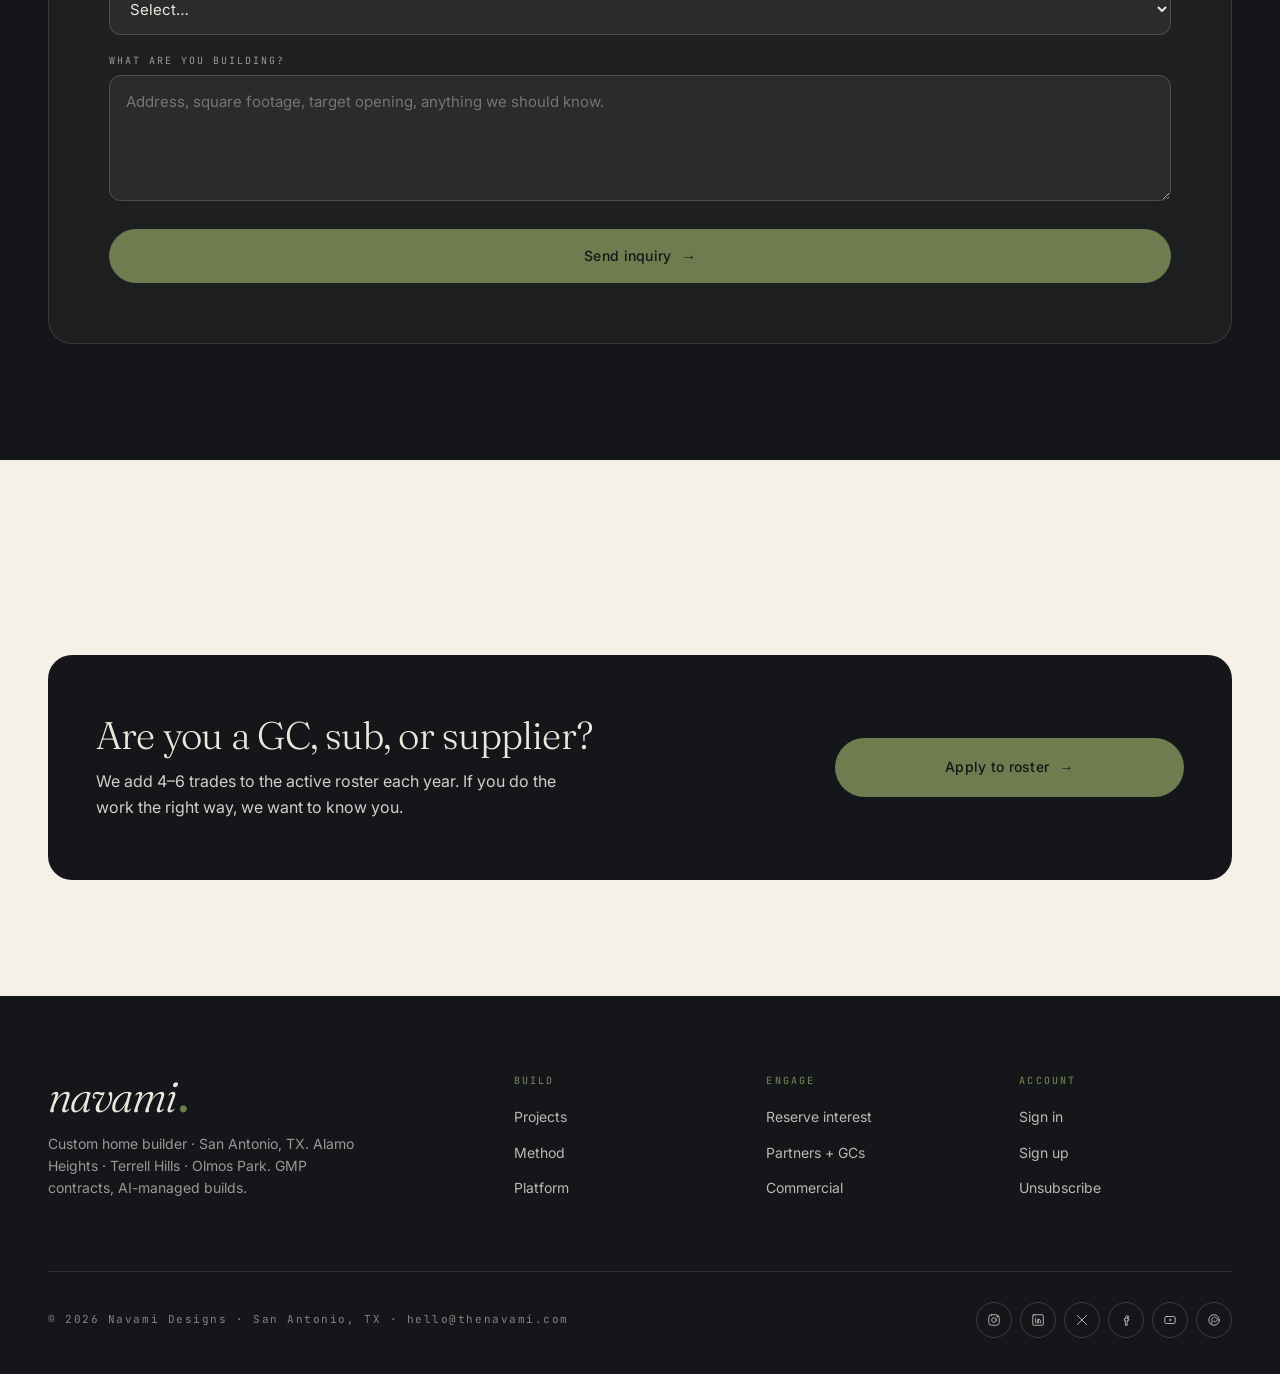
<file: partners.html>
<!DOCTYPE html>
<html lang="en">
<head>
  <meta charset="UTF-8" />
  <meta name="viewport" content="width=device-width, initial-scale=1.0" />
  <title>Partners + Commercial — Navami Designs</title>
  <meta name="description" content="Certified general contractors, vetted subs, and our commercial construction track. Named, paid net-15, credited at close." />
  <meta property="og:title" content="Partners — Navami Designs" />
  <meta property="og:description" content="Certified GCs and commercial construction. Vetted, named, paid on time." />
  <meta property="og:image" content="https://thenavami.com/assets/exterior-day.jpg" />
  <meta property="og:url" content="https://thenavami.com/partners.html" />
  <meta name="twitter:card" content="summary_large_image" />
  <link rel="canonical" href="https://thenavami.com/partners.html" />
  <link rel="preconnect" href="https://fonts.googleapis.com" />
  <link rel="preconnect" href="https://fonts.gstatic.com" crossorigin />
  <link rel="stylesheet" href="https://fonts.googleapis.com/css2?family=Fraunces:opsz,wght@9..144,300;9..144,400;9..144,500&family=Inter:wght@400;500;600&family=JetBrains+Mono:wght@400;500&display=swap" />
  <link rel="stylesheet" href="styles.css" />
  <link rel="icon" type="image/svg+xml" href="data:image/svg+xml,%3Csvg xmlns='http://www.w3.org/2000/svg' viewBox='0 0 32 32'%3E%3Crect width='32' height='32' rx='10' fill='%2314161A'/%3E%3Ctext x='50%25' y='68%25' text-anchor='middle' font-family='Georgia,serif' font-style='italic' font-weight='400' font-size='22' fill='%23F4EFE6'%3En%3C/text%3E%3Ccircle cx='24.5' cy='22.5' r='1.9' fill='%236E7C50'/%3E%3C/svg%3E" />
</head>
<body>

  <header class="nav">
    <div class="container nav__inner">
      <a href="/" class="nav__brand"><span class="nav__mark"><svg width="32" height="32" viewBox="0 0 32 32" fill="none"><defs><linearGradient id="ng" x1="0" y1="0" x2="32" y2="32" gradientUnits="userSpaceOnUse"><stop offset="0" stop-color="#1E2128"/><stop offset="1" stop-color="#0C0D10"/></linearGradient></defs><rect width="32" height="32" rx="10" fill="url(#ng)"/><text x="50%" y="68%" text-anchor="middle" font-family="Fraunces,Georgia,serif" font-style="italic" font-weight="400" font-size="22" fill="#F4EFE6">n</text><circle cx="24.5" cy="22.5" r="1.9" fill="#6E7C50"/></svg></span><span class="nav__brand-text"><em>navami</em><small>designs · san antonio</small></span></a>
      <nav class="nav__links">
        <a href="/manifesto.html">Method</a>
        <a href="/projects.html">Projects</a>
        <a href="/platform.html">Platform</a>
        <a href="/partners.html" aria-current="page">Partners</a>
        <a href="/signin.html">Sign in</a>
      </nav>
      <a href="/signup.html" class="nav__cta">Reserve a spot</a>
      <button class="nav__toggle"><span></span></button>
    </div>
  </header>

  <section class="section section--paper" style="padding-top:160px">
    <div class="container">
      <div class="two-col">
        <div data-reveal>
          <div class="eyebrow">Partners + trades</div>
          <h1 class="display" style="max-width:14ch">Named. Paid. <em class="serif-em">Credited.</em></h1>
        </div>
        <div class="two-col__right" data-reveal data-reveal-delay="1">
          <p class="lede">A house gets built by 30 to 40 trades. We name every one of them, pay them net-15 or better, and credit them publicly at close. Below is our active roster — independently insured, license-verified, owner-rated.</p>
        </div>
      </div>

      <div class="gc-list">
        <div class="gc-card" data-reveal>
          <div class="gc-card__row"><div class="gc-card__name">Hill Country General</div><span class="gc-card__badge">Certified · Tier I</span></div>
          <div class="gc-card__meta">San Antonio · est. 2009 · TX RBC #18402</div>
          <div class="gc-card__body">Lead GC on Grant Ave and Zambrano. Strongest framing crew we've worked with — three weeks ahead of schedule on the Alamo Heights job.</div>
          <div class="gc-card__tags"><span>Residential</span><span>Framing</span><span>Project mgmt</span></div>
        </div>
        <div class="gc-card" data-reveal data-reveal-delay="1">
          <div class="gc-card__row"><div class="gc-card__name">Resendiz Masonry Co.</div><span class="gc-card__badge">Certified · Tier II</span></div>
          <div class="gc-card__meta">Boerne · est. 2014 · Licensed</div>
          <div class="gc-card__body">Stucco, stone veneer, exterior detail. The standing-seam-and-stucco facade on 119 Grant was their work.</div>
          <div class="gc-card__tags"><span>Stucco</span><span>Stone</span><span>Exterior</span></div>
        </div>
        <div class="gc-card" data-reveal data-reveal-delay="2">
          <div class="gc-card__row"><div class="gc-card__name">Lone Star MEP</div><span class="gc-card__badge">Certified · Tier I</span></div>
          <div class="gc-card__meta">San Antonio · est. 2003 · Master license</div>
          <div class="gc-card__body">Mechanical, electrical, plumbing. Quiet, methodical, leave a clean job. Our default for anything with a wire or a pipe.</div>
          <div class="gc-card__tags"><span>HVAC</span><span>Electrical</span><span>Plumbing</span></div>
        </div>
        <div class="gc-card" data-reveal>
          <div class="gc-card__row"><div class="gc-card__name">Olmos Cabinet Works</div><span class="gc-card__badge">Certified · Tier II</span></div>
          <div class="gc-card__meta">San Antonio · est. 2017 · Custom millwork</div>
          <div class="gc-card__body">White oak kitchen on Grant Ave. Hand-finished, slow-cured, the kind of cabinetry that quiets a room. Five-week lead time.</div>
          <div class="gc-card__tags"><span>Cabinetry</span><span>Millwork</span><span>Built-ins</span></div>
        </div>
        <div class="gc-card" data-reveal data-reveal-delay="1">
          <div class="gc-card__row"><div class="gc-card__name">Terrell Tile &amp; Stone</div><span class="gc-card__badge">Certified · Tier II</span></div>
          <div class="gc-card__meta">Terrell Hills · est. 2011 · Bonded</div>
          <div class="gc-card__body">Marble, porcelain, custom mosaics. Sourced our primary-bath slab direct from a quarry north of Pisa.</div>
          <div class="gc-card__tags"><span>Tile</span><span>Stone</span><span>Slab sourcing</span></div>
        </div>
        <div class="gc-card" data-reveal data-reveal-delay="2">
          <div class="gc-card__row"><div class="gc-card__name">Mahncke Roofing</div><span class="gc-card__badge">Certified · Tier I</span></div>
          <div class="gc-card__meta">San Antonio · est. 1998 · TX RCAT</div>
          <div class="gc-card__body">Standing-seam metal, modified-bitumen, slate. Three generations of Texas roofers, lifetime workmanship warranty.</div>
          <div class="gc-card__tags"><span>Metal roof</span><span>Membrane</span><span>Warranty</span></div>
        </div>
      </div>

      <p class="muted text-center" data-reveal style="margin-top:40px;font-size:13px;font-family:var(--mono);letter-spacing:0.16em;text-transform:uppercase">+ 22 additional trades on the active roster · vetted quarterly</p>
    </div>
  </section>

  <!-- HOW WE VET -->
  <section class="section section--bone">
    <div class="container">
      <div class="two-col">
        <div data-reveal>
          <div class="eyebrow">How we vet</div>
          <h2 class="headline">Trades that <em class="serif-em">stay.</em></h2>
        </div>
        <div class="two-col__right" data-reveal data-reveal-delay="1">
          <p class="lede">Most builders rotate trades to chase the lowest bid. We don't. The same plumber who roughed Grant Ave is roughing Zambrano. Continuity is quality.</p>
        </div>
      </div>

      <div class="feature-list" style="margin-top:60px">
        <div class="feature" data-reveal><div class="feature__num">01</div><h3 class="feature__title">License + insurance verified</h3><p class="feature__body">TDLR / TREC / TX RCAT pulled annually. COI on file before the first day on site.</p></div>
        <div class="feature" data-reveal data-reveal-delay="1"><div class="feature__num">02</div><h3 class="feature__title">Reference walk-through</h3><p class="feature__body">We visit one of their last three jobs. We talk to the owner without the trade in the room.</p></div>
        <div class="feature" data-reveal data-reveal-delay="2"><div class="feature__num">03</div><h3 class="feature__title">Net-15 payment</h3><p class="feature__body">No 60-day floats. Subs paid in two weeks, not two seasons. AI ledger triggers the wire.</p></div>
        <div class="feature" data-reveal><div class="feature__num">04</div><h3 class="feature__title">Public credit at close</h3><p class="feature__body">Every project page on the site lists the trades. Every Zillow listing gets the same.</p></div>
      </div>
    </div>
  </section>

  <!-- COMMERCIAL -->
  <section class="section section--dark" id="commercial">
    <div class="container">
      <div class="two-col">
        <div data-reveal>
          <div class="eyebrow">Commercial</div>
          <h2 class="headline" style="color:var(--bone)">Bigger plan. <em class="serif-em">Same ledger.</em></h2>
        </div>
        <div class="two-col__right" data-reveal data-reveal-delay="1">
          <p class="lede" style="color:rgba(244,239,230,0.85)">From a 4-suite Class-A office on Broadway to a coffee shop on St. Mary's — our commercial track brings the same transparency to ground-up and tenant-improvement builds. Same AI platform, scaled for multi-stakeholder approvals and tenant draws.</p>
        </div>
      </div>

      <div class="platform" style="margin-top:60px">
        <div class="platform__card" data-reveal><span class="platform__num">01</span>
          <div class="platform__icon"><svg class="icon icon--lg" viewBox="0 0 24 24"><path d="M3 21h18M5 21V8l7-5 7 5v13M9 21v-6h6v6"/></svg></div>
          <h3 class="platform__title">Ground-up</h3>
          <p class="platform__body">Mixed-use, boutique retail, medical-office. We've scoped four projects in the 8k–22k sqft range.</p></div>
        <div class="platform__card" data-reveal data-reveal-delay="1"><span class="platform__num">02</span>
          <div class="platform__icon"><svg class="icon icon--lg" viewBox="0 0 24 24"><rect x="3" y="3" width="18" height="18" rx="2"/><path d="M3 9h18M9 3v18"/></svg></div>
          <h3 class="platform__title">Tenant improvement</h3>
          <p class="platform__body">Restaurant build-outs, office reconfig, retail refresh. 4–10 week turnarounds, landlord-approved.</p></div>
        <div class="platform__card" data-reveal data-reveal-delay="2"><span class="platform__num">03</span>
          <div class="platform__icon"><svg class="icon icon--lg" viewBox="0 0 24 24"><path d="M12 3v18M3 12h18"/><circle cx="12" cy="12" r="4"/></svg></div>
          <h3 class="platform__title">Hospitality</h3>
          <p class="platform__body">Hotels, short-term rental conversions, restaurant + bar. Our team grew up around food and beverage.</p></div>
      </div>

      <!-- COMMERCIAL FORM -->
      <div style="background:rgba(244,239,230,0.04);border:1px solid rgba(244,239,230,0.12);border-radius:var(--radius-lg);padding:clamp(30px,5vw,60px);margin-top:60px" data-reveal>
        <div class="eyebrow">Commercial inquiry</div>
        <h3 class="headline" style="color:var(--bone);font-size:clamp(28px,3.4vw,46px);max-width:22ch;margin-bottom:30px">Tell us about the <em class="serif-em">project.</em></h3>
        <form class="form" data-validate>
          <div class="form__row">
            <div class="field field--dark"><label>Your name</label><input type="text" name="name" required /></div>
            <div class="field field--dark"><label>Company / DBA</label><input type="text" name="company" /></div>
          </div>
          <div class="form__row">
            <div class="field field--dark"><label>Email</label><input type="email" name="email" required /></div>
            <div class="field field--dark"><label>Phone</label><input type="tel" name="phone" /></div>
          </div>
          <div class="field field--dark"><label>Project type</label>
            <select name="type" required>
              <option value="">Select…</option>
              <option>Ground-up — retail / office / mixed-use</option>
              <option>Tenant improvement</option>
              <option>Restaurant / hospitality build-out</option>
              <option>Medical office</option>
              <option>Other</option>
            </select>
          </div>
          <div class="field field--dark"><label>Approx. budget</label>
            <select name="budget">
              <option value="">Select…</option>
              <option>$250K – $750K</option>
              <option>$750K – $2M</option>
              <option>$2M – $6M</option>
              <option>$6M+</option>
            </select>
          </div>
          <div class="field field--dark"><label>What are you building?</label><textarea name="notes" rows="4" placeholder="Address, square footage, target opening, anything we should know."></textarea></div>
          <button type="submit" class="btn btn--brass" style="margin-top:10px;justify-content:center">Send inquiry</button>
        </form>
      </div>
    </div>
  </section>

  <!-- BECOME A PARTNER -->
  <section class="section section--paper">
    <div class="container">
      <div class="commercial-band" data-reveal style="background:var(--ink);color:var(--bone)">
        <div>
          <h3 style="color:var(--bone)">Are you a GC, sub, or supplier?</h3>
          <p>We add 4–6 trades to the active roster each year. If you do the work the right way, we want to know you.</p>
        </div>
        <div>
          <a href="mailto:partners@thenavami.com?subject=Become%20a%20Navami%20partner" class="btn btn--brass" style="width:100%;justify-content:center;padding:18px 28px">Apply to roster</a>
        </div>
      </div>
    </div>
  </section>

  <footer class="footer">
    <div class="container">
      <div class="footer__top">
        <div><div class="footer__brand"><em>navami</em></div><p class="footer__tagline">Custom home builder · San Antonio, TX. Alamo Heights · Terrell Hills · Olmos Park. GMP contracts, AI-managed builds.</p></div>
        <div class="footer__col"><h4>Build</h4><ul><li><a href="/projects.html">Projects</a></li><li><a href="/manifesto.html">Method</a></li><li><a href="/platform.html">Platform</a></li></ul></div>
        <div class="footer__col"><h4>Engage</h4><ul><li><a href="/signup.html">Reserve interest</a></li><li><a href="/partners.html">Partners + GCs</a></li><li><a href="/partners.html#commercial">Commercial</a></li></ul></div>
        <div class="footer__col"><h4>Account</h4><ul><li><a href="/signin.html">Sign in</a></li><li><a href="/signup.html">Sign up</a></li><li><a href="/unsubscribe.html">Unsubscribe</a></li></ul></div>
      </div>
      <div class="footer__bottom">
        <span>© <span data-year>2026</span> Navami Designs · San Antonio, TX · <a href="mailto:hello@thenavami.com" style="color:inherit">hello@thenavami.com</a></span>
        <div class="footer__social">
          <a href="https://instagram.com/thenavami" target="_blank" rel="noopener" aria-label="Instagram"><svg class="icon icon--sm" viewBox="0 0 24 24"><rect x="3" y="3" width="18" height="18" rx="5"/><circle cx="12" cy="12" r="4"/><circle cx="17.5" cy="6.5" r="0.6" fill="currentColor"/></svg></a>
          <a href="https://linkedin.com/company/thenavami" target="_blank" rel="noopener" aria-label="LinkedIn"><svg class="icon icon--sm" viewBox="0 0 24 24"><rect x="3" y="3" width="18" height="18" rx="2"/><path d="M8 10v7M8 7v.01M12 17v-4a2 2 0 014 0v4M12 17v-7"/></svg></a>
          <a href="https://x.com/thenavami" target="_blank" rel="noopener" aria-label="X"><svg class="icon icon--sm" viewBox="0 0 24 24"><path d="M4 4l16 16M20 4L4 20"/></svg></a>
          <a href="https://facebook.com/thenavami" target="_blank" rel="noopener" aria-label="Facebook"><svg class="icon icon--sm" viewBox="0 0 24 24"><path d="M14 8h2V5h-2a3 3 0 00-3 3v2H9v3h2v8h3v-8h2.5l.5-3H14V9a1 1 0 011-1"/></svg></a>
          <a href="https://youtube.com/@thenavami" target="_blank" rel="noopener" aria-label="YouTube"><svg class="icon icon--sm" viewBox="0 0 24 24"><rect x="3" y="6" width="18" height="12" rx="3"/><path d="M11 9.5l4 2.5-4 2.5z" fill="currentColor" stroke="none"/></svg></a>
          <a href="https://pinterest.com/thenavami" target="_blank" rel="noopener" aria-label="Pinterest"><svg class="icon icon--sm" viewBox="0 0 24 24"><circle cx="12" cy="12" r="9"/><path d="M11 8c-2 0-3 1.5-3 3.5 0 1 .5 2 1 2.5l-1 4M11.5 14c.5.5 1.5 1 2.5 1 2 0 3.5-1.5 3.5-4S15.5 7 13 7"/></svg></a>
        </div>
      </div>
    </div>
  </footer>

  <script src="script.js" defer></script>
</body>
</html>
</file>
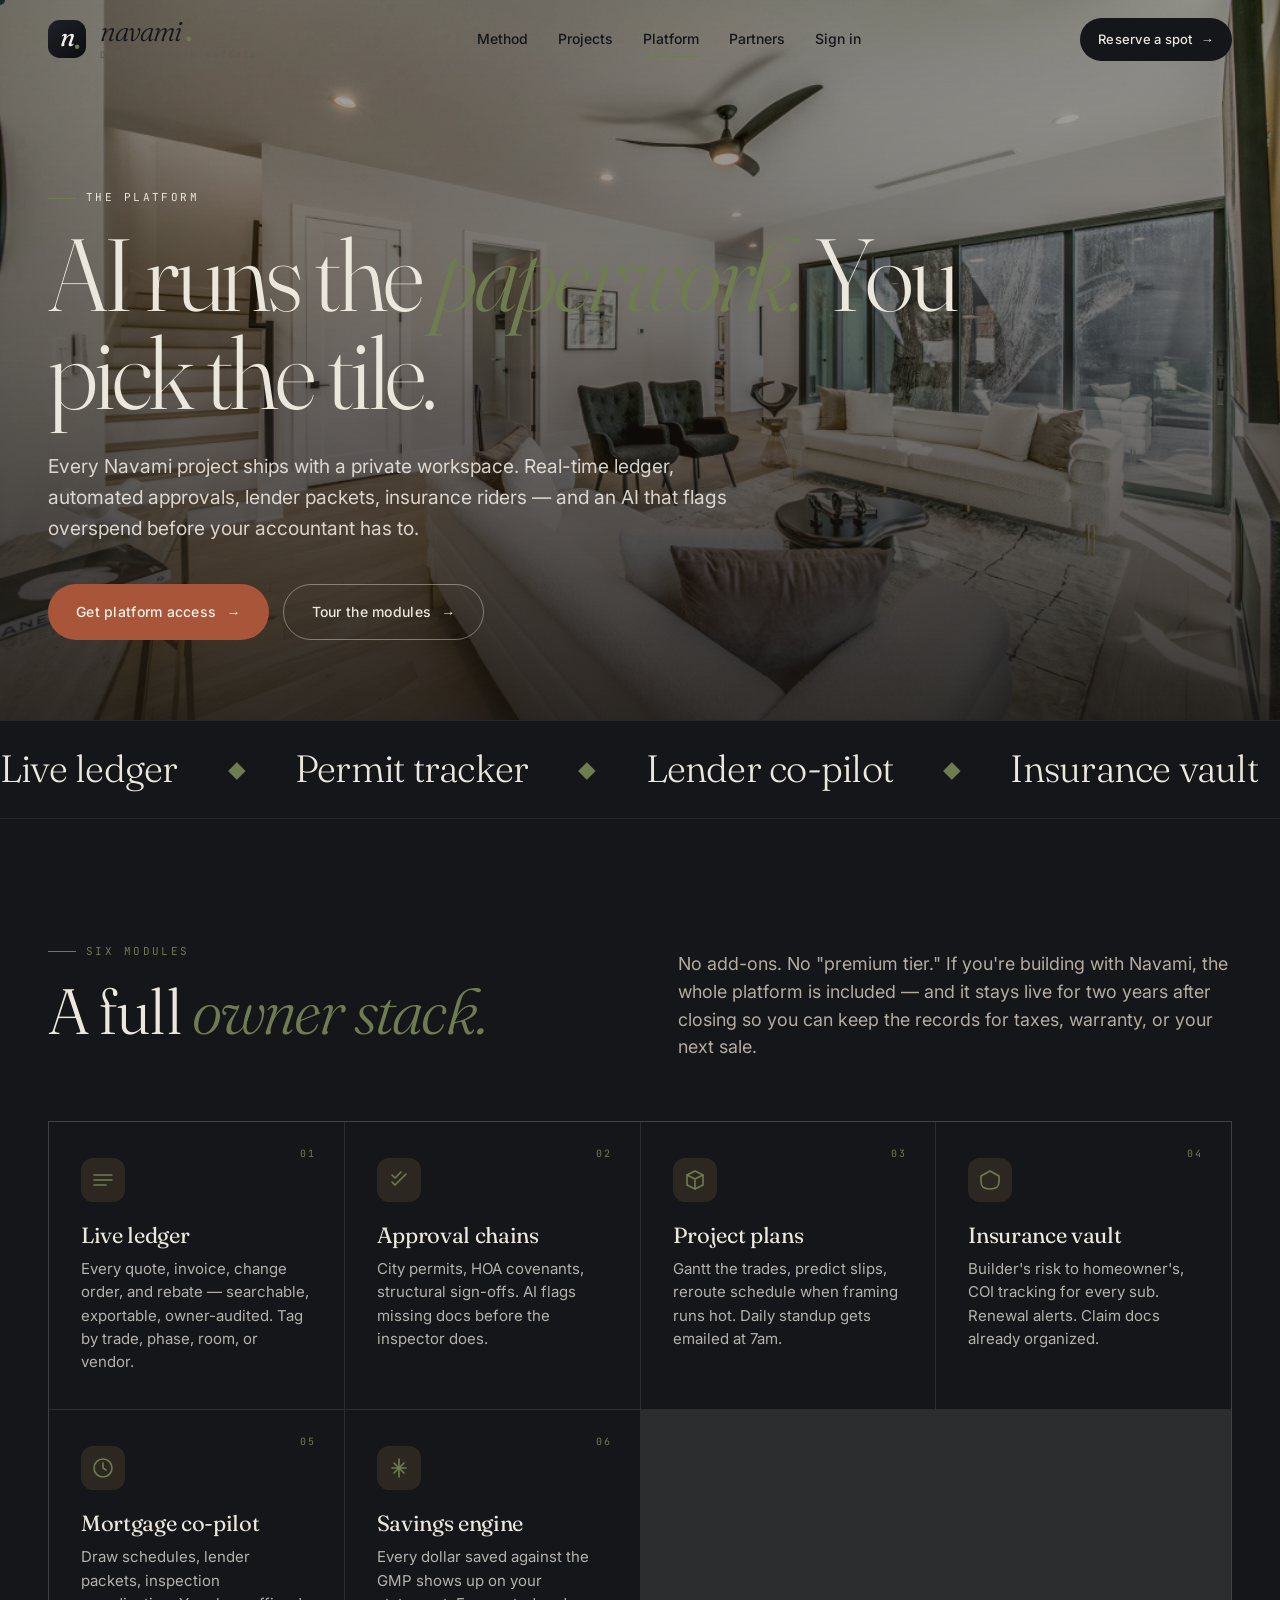
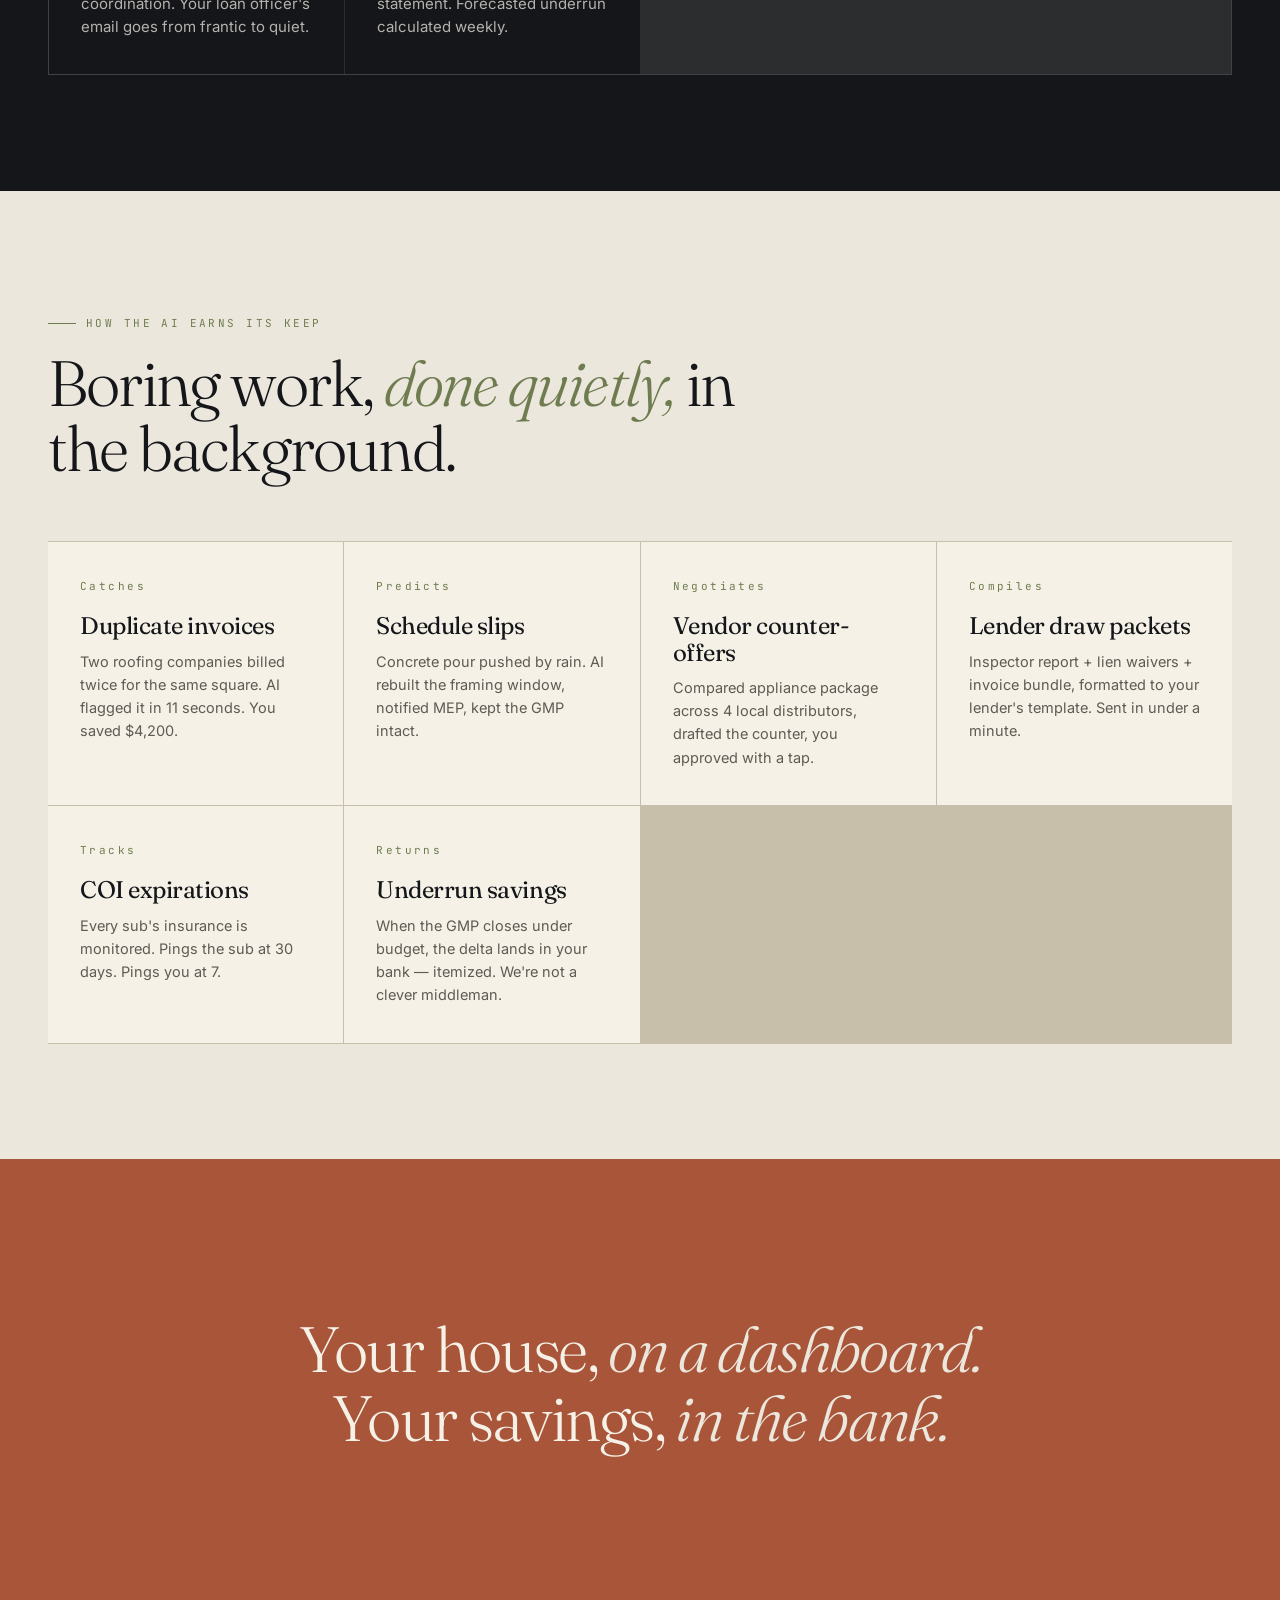
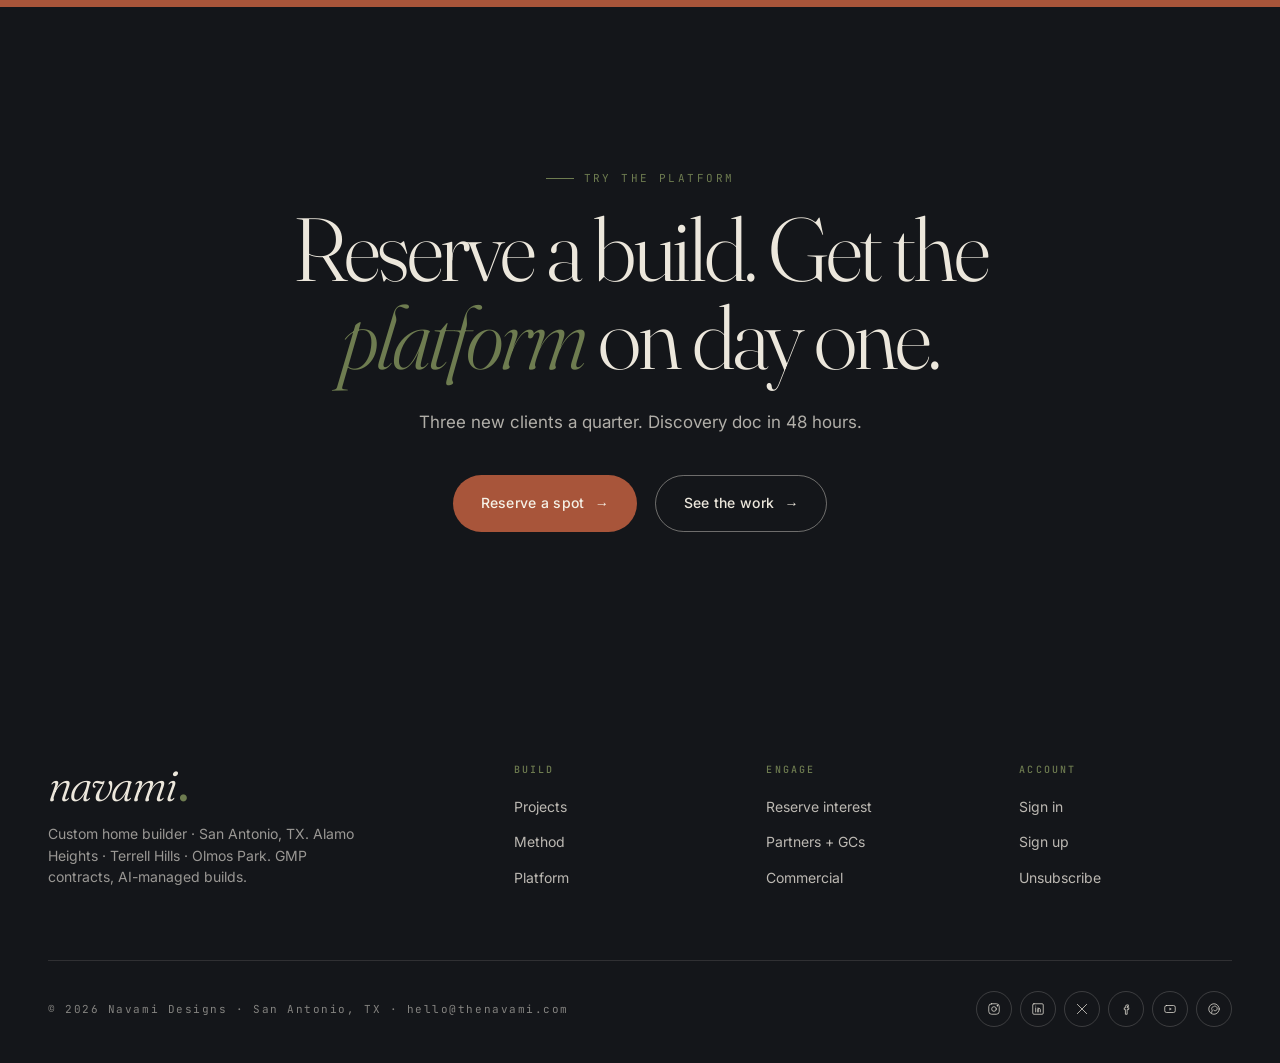
<file: platform.html>
<!DOCTYPE html>
<html lang="en">
<head>
  <meta charset="UTF-8" />
  <meta name="viewport" content="width=device-width, initial-scale=1.0" />
  <title>AI Owner Platform — Ledger, Permits, Insurance, Mortgage | Navami Designs</title>
  <meta name="description" content="Navami's AI-assisted owner platform: live ledger, approval chains, project plans, insurance, mortgage co-pilot, and a savings engine that returns underruns to you." />
  <meta name="theme-color" content="#16110D" />
  <meta property="og:title" content="Platform — Navami Designs" />
  <meta property="og:description" content="AI runs the boring parts of building your home. Live ledger, permits, insurance, mortgage, savings engine." />
  <meta property="og:image" content="https://thenavami.com/assets/twilight-detail.jpg" />
  <meta property="og:url" content="https://thenavami.com/platform.html" />
  <meta name="twitter:card" content="summary_large_image" />
  <meta name="twitter:site" content="@thenavami" />
  <link rel="canonical" href="https://thenavami.com/platform.html" />
  <link rel="preconnect" href="https://fonts.googleapis.com" />
  <link rel="preconnect" href="https://fonts.gstatic.com" crossorigin />
  <link rel="stylesheet" href="https://fonts.googleapis.com/css2?family=Fraunces:opsz,wght@9..144,300;9..144,400;9..144,500&family=Inter:wght@400;500;600&family=JetBrains+Mono:wght@400;500&display=swap" />
  <link rel="stylesheet" href="styles.css" />
  <link rel="icon" type="image/svg+xml" href="data:image/svg+xml,%3Csvg xmlns='http://www.w3.org/2000/svg' viewBox='0 0 32 32'%3E%3Crect width='32' height='32' rx='10' fill='%2314161A'/%3E%3Ctext x='50%25' y='68%25' text-anchor='middle' font-family='Georgia,serif' font-style='italic' font-weight='400' font-size='22' fill='%23F4EFE6'%3En%3C/text%3E%3Ccircle cx='24.5' cy='22.5' r='1.9' fill='%236E7C50'/%3E%3C/svg%3E" />
</head>
<body>

  <header class="nav">
    <div class="container nav__inner">
      <a href="/" class="nav__brand"><span class="nav__mark"><svg width="32" height="32" viewBox="0 0 32 32" fill="none"><defs><linearGradient id="ng" x1="0" y1="0" x2="32" y2="32" gradientUnits="userSpaceOnUse"><stop offset="0" stop-color="#1E2128"/><stop offset="1" stop-color="#0C0D10"/></linearGradient></defs><rect width="32" height="32" rx="10" fill="url(#ng)"/><text x="50%" y="68%" text-anchor="middle" font-family="Fraunces,Georgia,serif" font-style="italic" font-weight="400" font-size="22" fill="#F4EFE6">n</text><circle cx="24.5" cy="22.5" r="1.9" fill="#6E7C50"/></svg></span><span class="nav__brand-text"><em>navami</em><small>designs · san antonio</small></span></a>
      <nav class="nav__links">
        <a href="/manifesto.html">Method</a>
        <a href="/projects.html">Projects</a>
        <a href="/platform.html" aria-current="page">Platform</a>
        <a href="/partners.html">Partners</a>
        <a href="/signin.html">Sign in</a>
      </nav>
      <a href="/signup.html" class="nav__cta">Reserve a spot</a>
      <button class="nav__toggle"><span></span></button>
    </div>
  </header>

  <section class="hero" style="min-height:80vh">
    <div class="hero__bg" style="background-image:url('assets/kitchen.jpg')"></div>
    <div class="container hero__inner">
      <div class="eyebrow hero__eyebrow" data-reveal>The platform</div>
      <h1 class="display hero__display" data-reveal data-reveal-delay="1" style="max-width:16ch">AI runs the <em>paperwork.</em> You pick the tile.</h1>
      <p class="hero__lede" data-reveal data-reveal-delay="2" style="max-width:58ch">Every Navami project ships with a private workspace. Real-time ledger, automated approvals, lender packets, insurance riders — and an AI that flags overspend before your accountant has to.</p>
      <div class="hero__cta" data-reveal data-reveal-delay="3">
        <a href="/signup.html" class="btn btn--clay">Get platform access</a>
        <a href="#modules" class="btn btn--bone-ghost">Tour the modules</a>
      </div>
    </div>
  </section>

  <div class="marquee" aria-hidden="true"><div class="marquee__track">
    <span>Live ledger</span><span>Permit tracker</span><span>Lender co-pilot</span><span>Insurance vault</span><span>Savings engine</span><span>Approval chains</span>
  </div></div>

  <!-- MODULES -->
  <section class="section section--dark" id="modules">
    <div class="container">
      <div class="two-col">
        <div data-reveal>
          <div class="eyebrow">Six modules</div>
          <h2 class="headline" style="color:var(--bone)">A full <em class="serif-em">owner stack.</em></h2>
        </div>
        <div class="two-col__right" data-reveal data-reveal-delay="1">
          <p class="lede">No add-ons. No "premium tier." If you're building with Navami, the whole platform is included — and it stays live for two years after closing so you can keep the records for taxes, warranty, or your next sale.</p>
        </div>
      </div>

      <div class="platform">
        <div class="platform__card" data-reveal><span class="platform__num">01</span>
          <div class="platform__icon"><svg class="icon icon--lg" viewBox="0 0 24 24"><path d="M3 7h18M3 12h18M3 17h12"/></svg></div>
          <h3 class="platform__title">Live ledger</h3>
          <p class="platform__body">Every quote, invoice, change order, and rebate — searchable, exportable, owner-audited. Tag by trade, phase, room, or vendor.</p></div>
        <div class="platform__card" data-reveal data-reveal-delay="1"><span class="platform__num">02</span>
          <div class="platform__icon"><svg class="icon icon--lg" viewBox="0 0 24 24"><path d="M5 7l3 3 6-6M5 14l3 3 11-11"/></svg></div>
          <h3 class="platform__title">Approval chains</h3>
          <p class="platform__body">City permits, HOA covenants, structural sign-offs. AI flags missing docs before the inspector does.</p></div>
        <div class="platform__card" data-reveal data-reveal-delay="2"><span class="platform__num">03</span>
          <div class="platform__icon"><svg class="icon icon--lg" viewBox="0 0 24 24"><path d="M4 7l8-4 8 4v10l-8 4-8-4z"/><path d="M4 7l8 4 8-4M12 21V11"/></svg></div>
          <h3 class="platform__title">Project plans</h3>
          <p class="platform__body">Gantt the trades, predict slips, reroute schedule when framing runs hot. Daily standup gets emailed at 7am.</p></div>
        <div class="platform__card" data-reveal><span class="platform__num">04</span>
          <div class="platform__icon"><svg class="icon icon--lg" viewBox="0 0 24 24"><path d="M12 3l9 5v6c0 5-4 7-9 7s-9-2-9-7V8z"/></svg></div>
          <h3 class="platform__title">Insurance vault</h3>
          <p class="platform__body">Builder's risk to homeowner's, COI tracking for every sub. Renewal alerts. Claim docs already organized.</p></div>
        <div class="platform__card" data-reveal data-reveal-delay="1"><span class="platform__num">05</span>
          <div class="platform__icon"><svg class="icon icon--lg" viewBox="0 0 24 24"><circle cx="12" cy="12" r="9"/><path d="M12 7v5l3 2"/></svg></div>
          <h3 class="platform__title">Mortgage co-pilot</h3>
          <p class="platform__body">Draw schedules, lender packets, inspection coordination. Your loan officer's email goes from frantic to quiet.</p></div>
        <div class="platform__card" data-reveal data-reveal-delay="2"><span class="platform__num">06</span>
          <div class="platform__icon"><svg class="icon icon--lg" viewBox="0 0 24 24"><path d="M12 3v18M5 12h14M7 7l10 10M17 7L7 17"/></svg></div>
          <h3 class="platform__title">Savings engine</h3>
          <p class="platform__body">Every dollar saved against the GMP shows up on your statement. Forecasted underrun calculated weekly.</p></div>
      </div>
    </div>
  </section>

  <!-- HOW AI EARNS ITS KEEP -->
  <section class="section section--bone">
    <div class="container">
      <div class="eyebrow" data-reveal>How the AI earns its keep</div>
      <h2 class="headline" data-reveal data-reveal-delay="1" style="max-width:18ch">Boring work, <em class="serif-em">done quietly,</em> in the background.</h2>

      <div class="feature-list" style="margin-top:60px">
        <div class="feature" data-reveal><div class="feature__num">Catches</div><h3 class="feature__title">Duplicate invoices</h3><p class="feature__body">Two roofing companies billed twice for the same square. AI flagged it in 11 seconds. You saved $4,200.</p></div>
        <div class="feature" data-reveal data-reveal-delay="1"><div class="feature__num">Predicts</div><h3 class="feature__title">Schedule slips</h3><p class="feature__body">Concrete pour pushed by rain. AI rebuilt the framing window, notified MEP, kept the GMP intact.</p></div>
        <div class="feature" data-reveal data-reveal-delay="2"><div class="feature__num">Negotiates</div><h3 class="feature__title">Vendor counter-offers</h3><p class="feature__body">Compared appliance package across 4 local distributors, drafted the counter, you approved with a tap.</p></div>
        <div class="feature" data-reveal><div class="feature__num">Compiles</div><h3 class="feature__title">Lender draw packets</h3><p class="feature__body">Inspector report + lien waivers + invoice bundle, formatted to your lender's template. Sent in under a minute.</p></div>
        <div class="feature" data-reveal data-reveal-delay="1"><div class="feature__num">Tracks</div><h3 class="feature__title">COI expirations</h3><p class="feature__body">Every sub's insurance is monitored. Pings the sub at 30 days. Pings you at 7.</p></div>
        <div class="feature" data-reveal data-reveal-delay="2"><div class="feature__num">Returns</div><h3 class="feature__title">Underrun savings</h3><p class="feature__body">When the GMP closes under budget, the delta lands in your bank — itemized. We're not a clever middleman.</p></div>
      </div>
    </div>
  </section>

  <!-- PULL QUOTE -->
  <section class="section section--clay">
    <div class="container" style="text-align:center;padding:40px 0">
      <blockquote class="pull-quote" data-reveal style="border-left:0;padding-left:0;max-width:32ch;margin:0 auto;font-size:clamp(32px,5vw,68px);color:var(--paper)">
        Your house, <em style="color:var(--bone)">on a dashboard.</em><br/>
        Your savings, <em style="color:var(--bone)">in the bank.</em>
      </blockquote>
    </div>
  </section>

  <!-- FINAL CTA -->
  <section class="final-cta">
    <div data-reveal>
      <div class="eyebrow" style="color:var(--brass);justify-content:center;display:inline-flex">Try the platform</div>
      <h2>Reserve a build. Get the <em>platform</em> on day one.</h2>
      <p>Three new clients a quarter. Discovery doc in 48 hours.</p>
      <div class="flex gap-md" style="justify-content:center;flex-wrap:wrap">
        <a href="/signup.html" class="btn btn--clay">Reserve a spot</a>
        <a href="/projects.html" class="btn btn--bone-ghost">See the work</a>
      </div>
    </div>
  </section>

  <footer class="footer">
    <div class="container">
      <div class="footer__top">
        <div><div class="footer__brand"><em>navami</em></div><p class="footer__tagline">Custom home builder · San Antonio, TX. Alamo Heights · Terrell Hills · Olmos Park. GMP contracts, AI-managed builds.</p></div>
        <div class="footer__col"><h4>Build</h4><ul><li><a href="/projects.html">Projects</a></li><li><a href="/manifesto.html">Method</a></li><li><a href="/platform.html">Platform</a></li></ul></div>
        <div class="footer__col"><h4>Engage</h4><ul><li><a href="/signup.html">Reserve interest</a></li><li><a href="/partners.html">Partners + GCs</a></li><li><a href="/partners.html#commercial">Commercial</a></li></ul></div>
        <div class="footer__col"><h4>Account</h4><ul><li><a href="/signin.html">Sign in</a></li><li><a href="/signup.html">Sign up</a></li><li><a href="/unsubscribe.html">Unsubscribe</a></li></ul></div>
      </div>
      <div class="footer__bottom">
        <span>© <span data-year>2026</span> Navami Designs · San Antonio, TX · <a href="mailto:hello@thenavami.com" style="color:inherit">hello@thenavami.com</a></span>
        <div class="footer__social">
          <a href="https://instagram.com/thenavami" target="_blank" rel="noopener" aria-label="Instagram"><svg class="icon icon--sm" viewBox="0 0 24 24"><rect x="3" y="3" width="18" height="18" rx="5"/><circle cx="12" cy="12" r="4"/><circle cx="17.5" cy="6.5" r="0.6" fill="currentColor"/></svg></a>
          <a href="https://linkedin.com/company/thenavami" target="_blank" rel="noopener" aria-label="LinkedIn"><svg class="icon icon--sm" viewBox="0 0 24 24"><rect x="3" y="3" width="18" height="18" rx="2"/><path d="M8 10v7M8 7v.01M12 17v-4a2 2 0 014 0v4M12 17v-7"/></svg></a>
          <a href="https://x.com/thenavami" target="_blank" rel="noopener" aria-label="X"><svg class="icon icon--sm" viewBox="0 0 24 24"><path d="M4 4l16 16M20 4L4 20"/></svg></a>
          <a href="https://facebook.com/thenavami" target="_blank" rel="noopener" aria-label="Facebook"><svg class="icon icon--sm" viewBox="0 0 24 24"><path d="M14 8h2V5h-2a3 3 0 00-3 3v2H9v3h2v8h3v-8h2.5l.5-3H14V9a1 1 0 011-1"/></svg></a>
          <a href="https://youtube.com/@thenavami" target="_blank" rel="noopener" aria-label="YouTube"><svg class="icon icon--sm" viewBox="0 0 24 24"><rect x="3" y="6" width="18" height="12" rx="3"/><path d="M11 9.5l4 2.5-4 2.5z" fill="currentColor" stroke="none"/></svg></a>
          <a href="https://pinterest.com/thenavami" target="_blank" rel="noopener" aria-label="Pinterest"><svg class="icon icon--sm" viewBox="0 0 24 24"><circle cx="12" cy="12" r="9"/><path d="M11 8c-2 0-3 1.5-3 3.5 0 1 .5 2 1 2.5l-1 4M11.5 14c.5.5 1.5 1 2.5 1 2 0 3.5-1.5 3.5-4S15.5 7 13 7"/></svg></a>
        </div>
      </div>
    </div>
  </footer>

  <script src="script.js" defer></script>
</body>
</html>
</file>
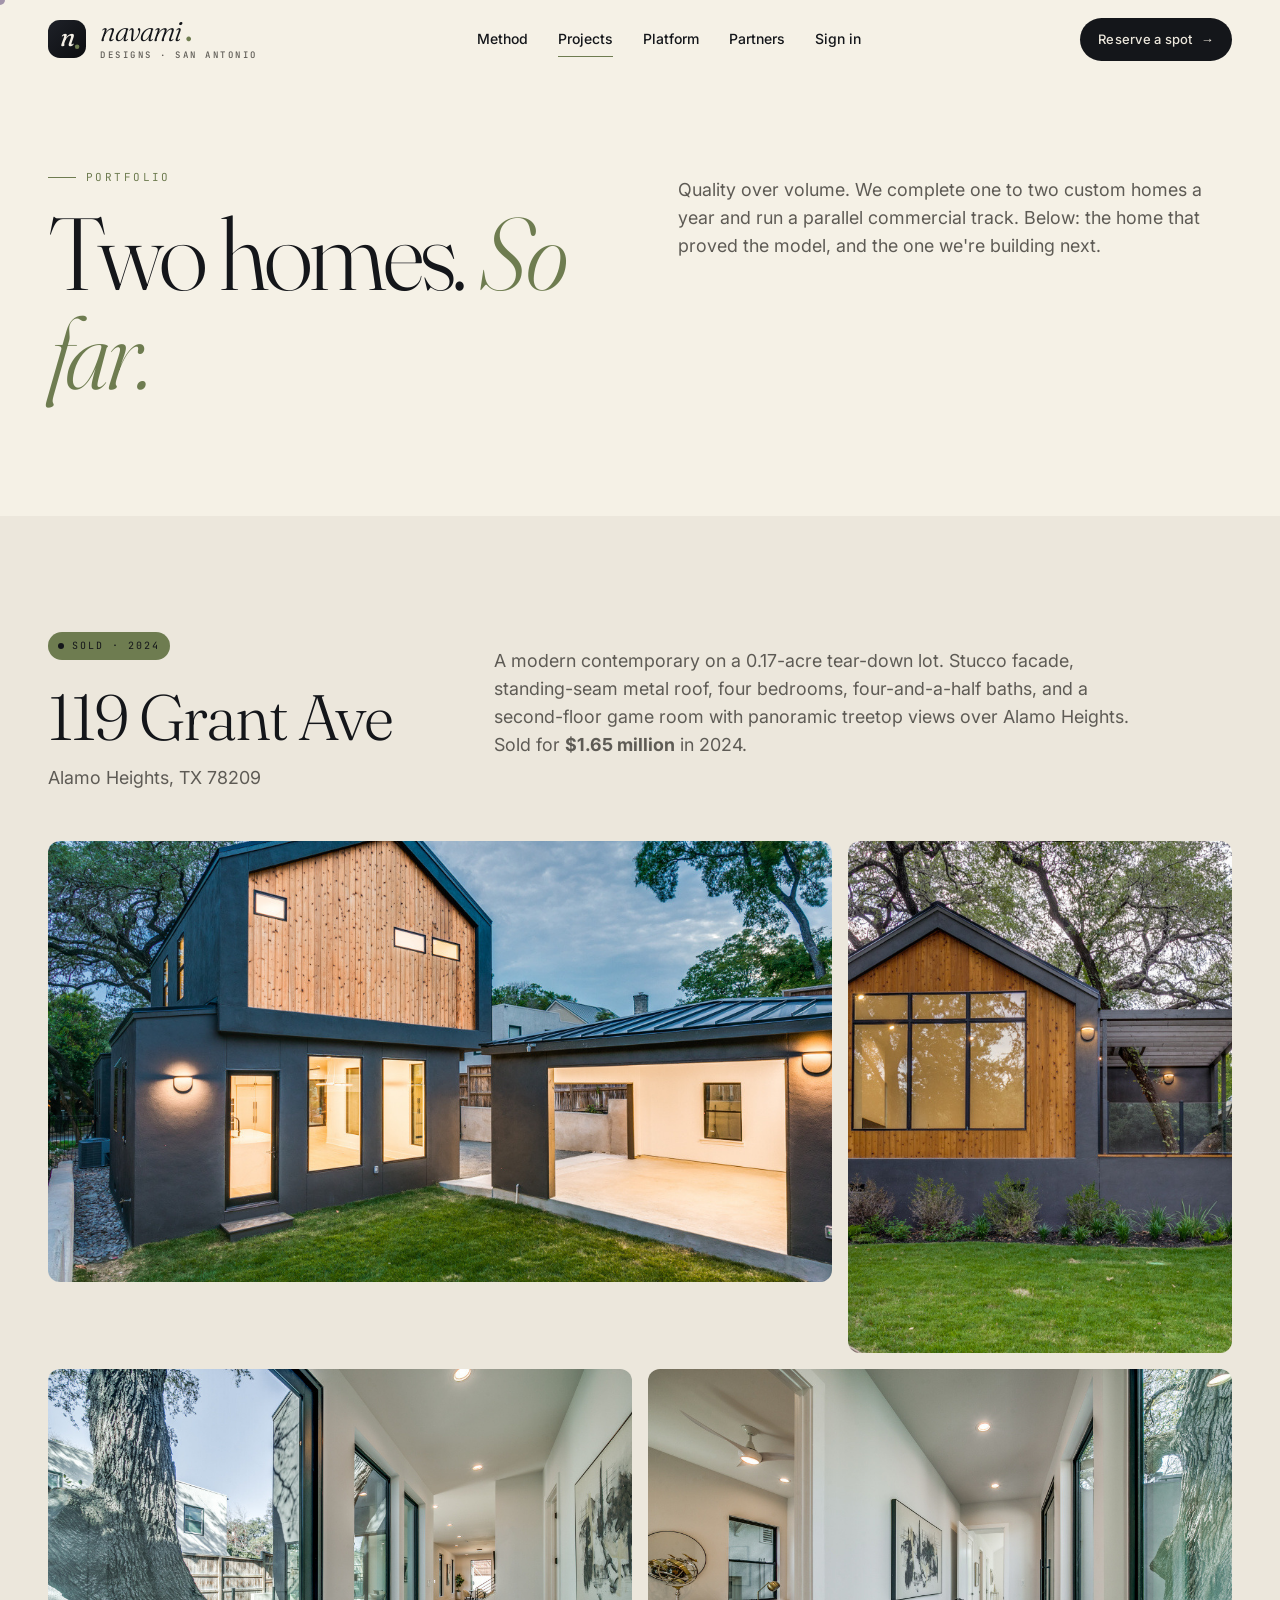
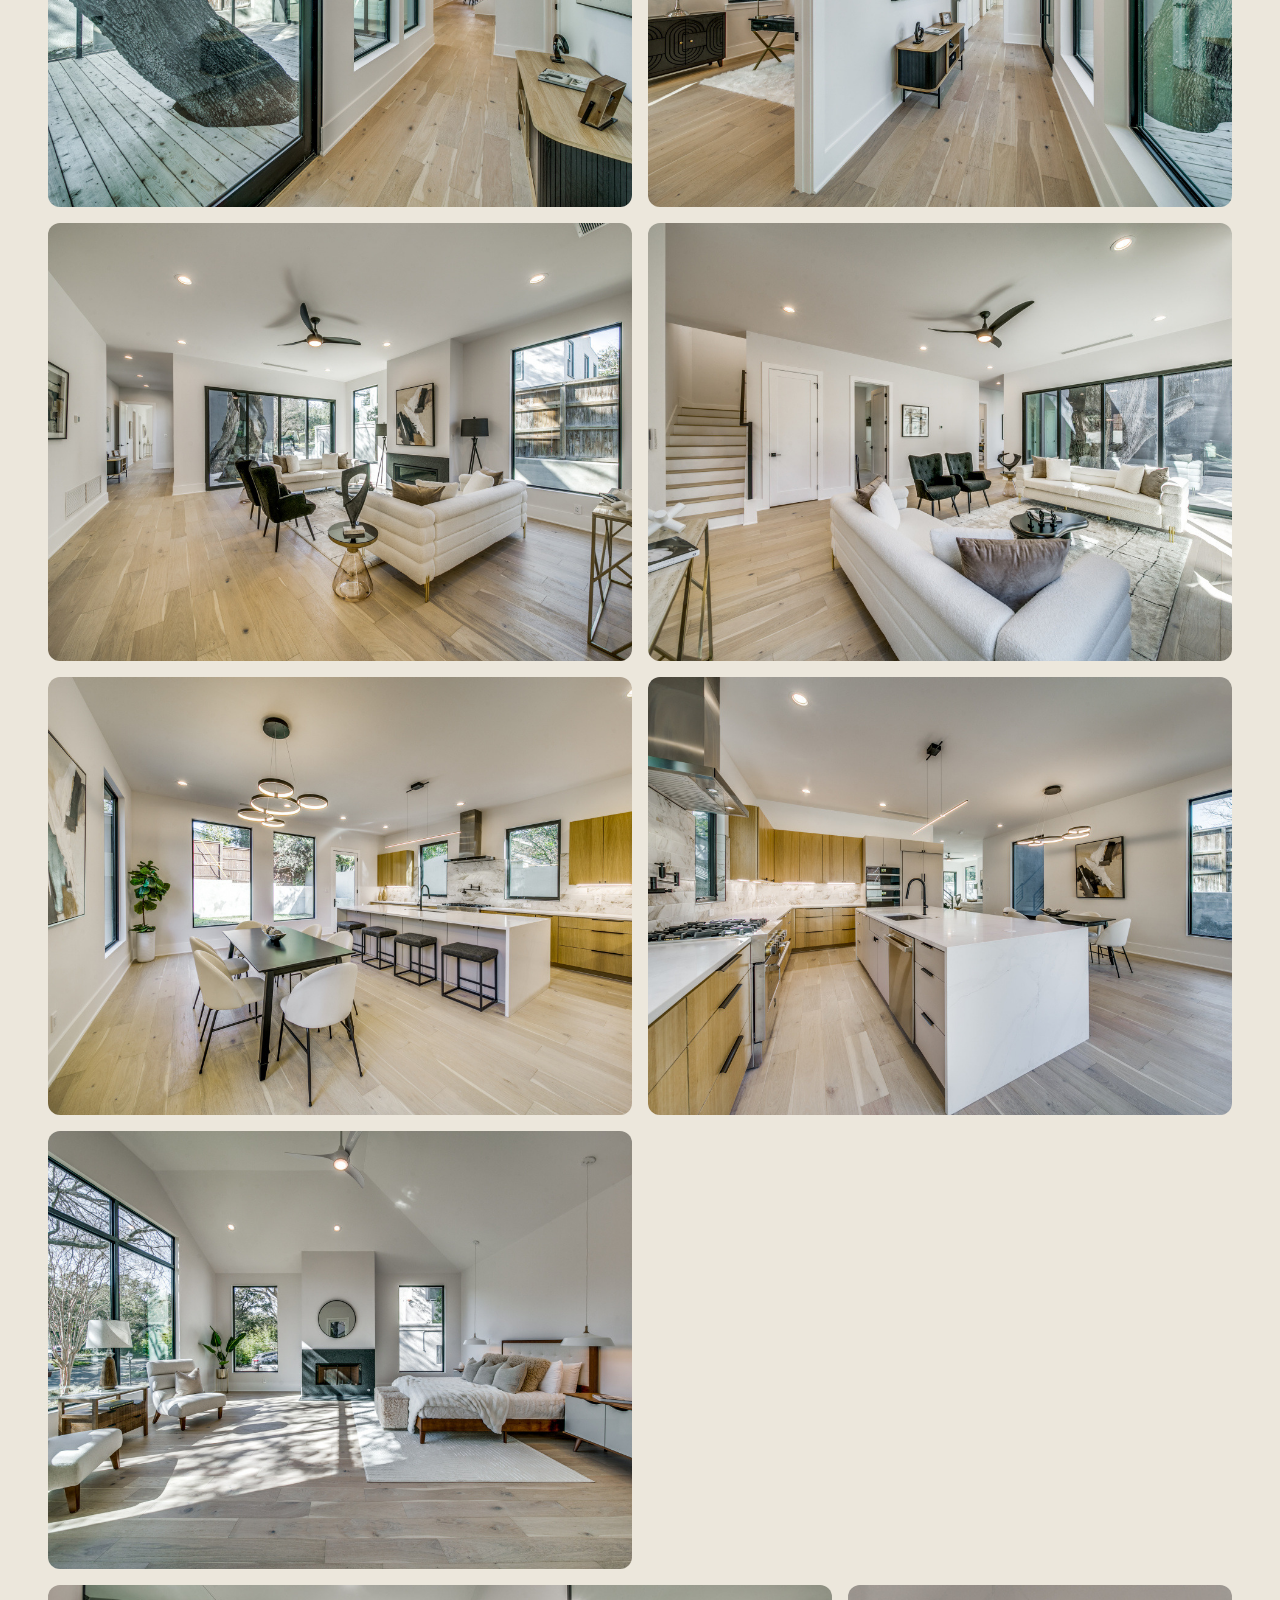
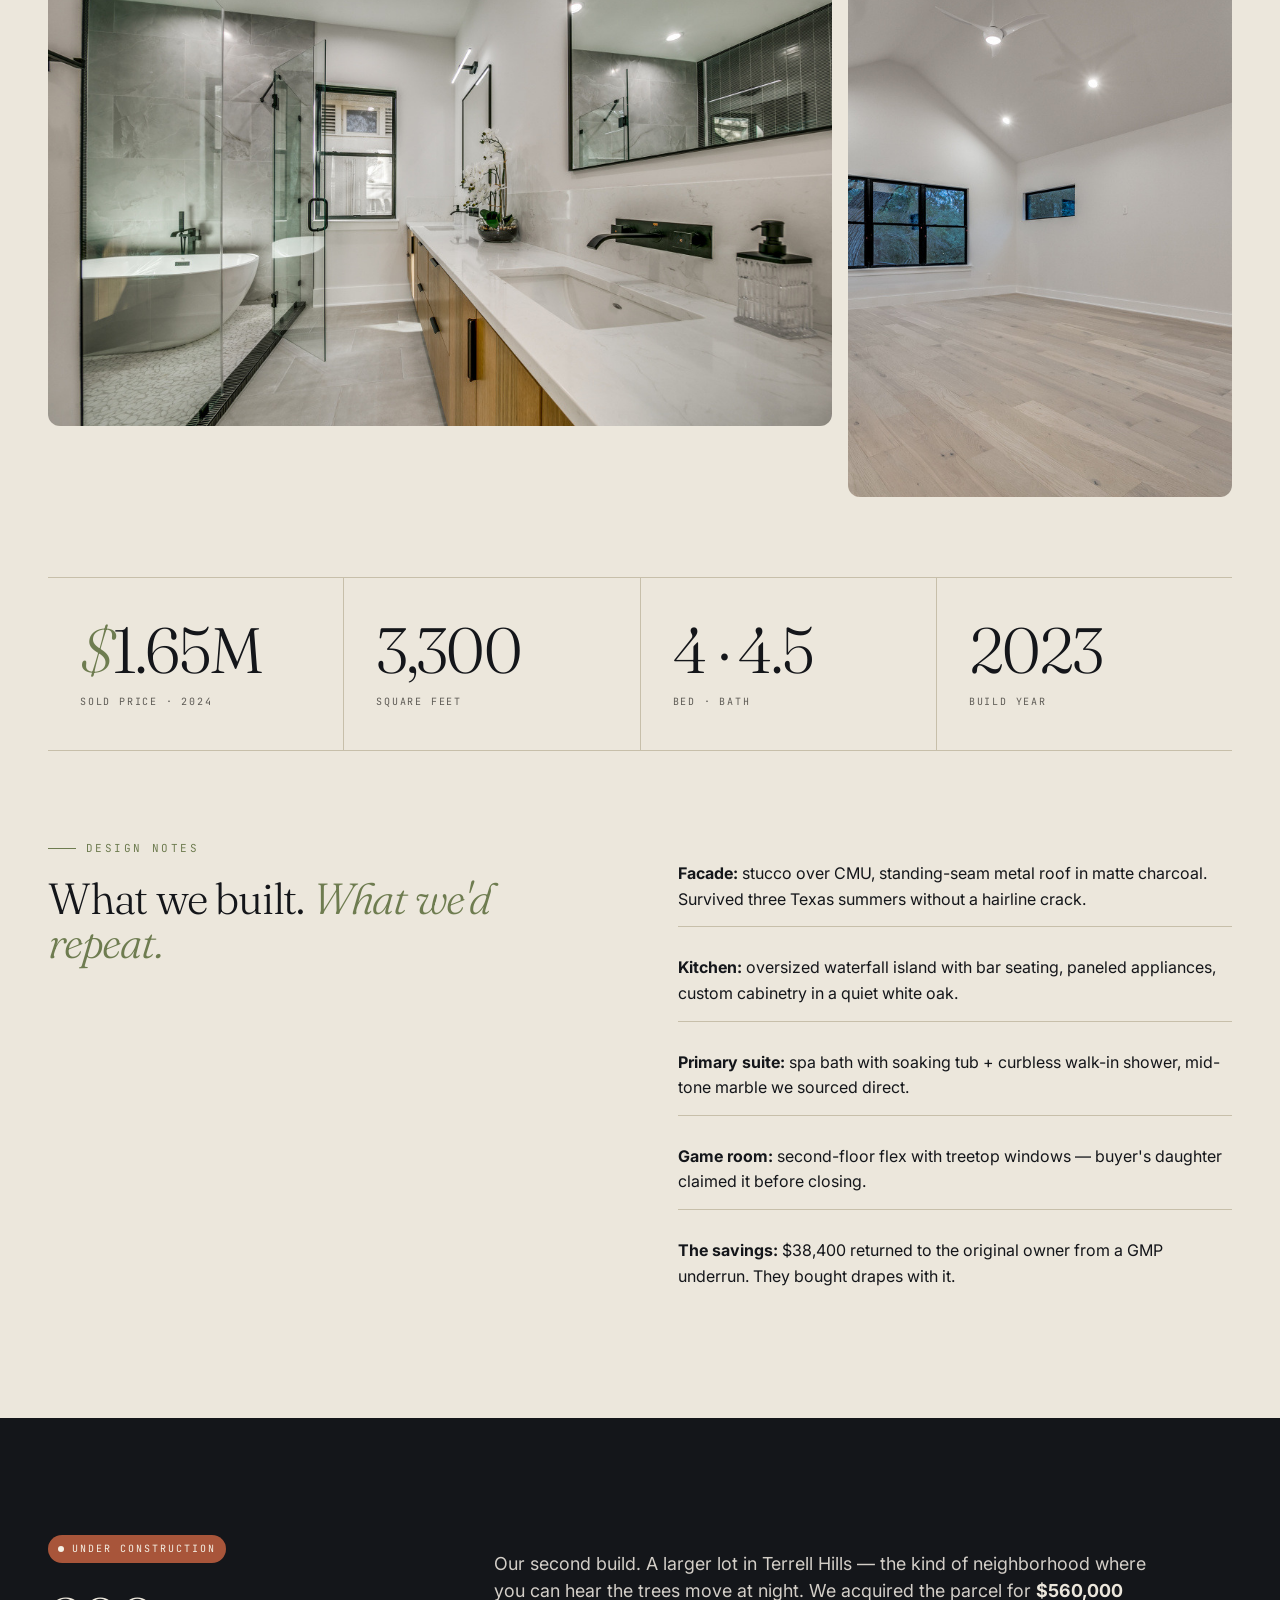
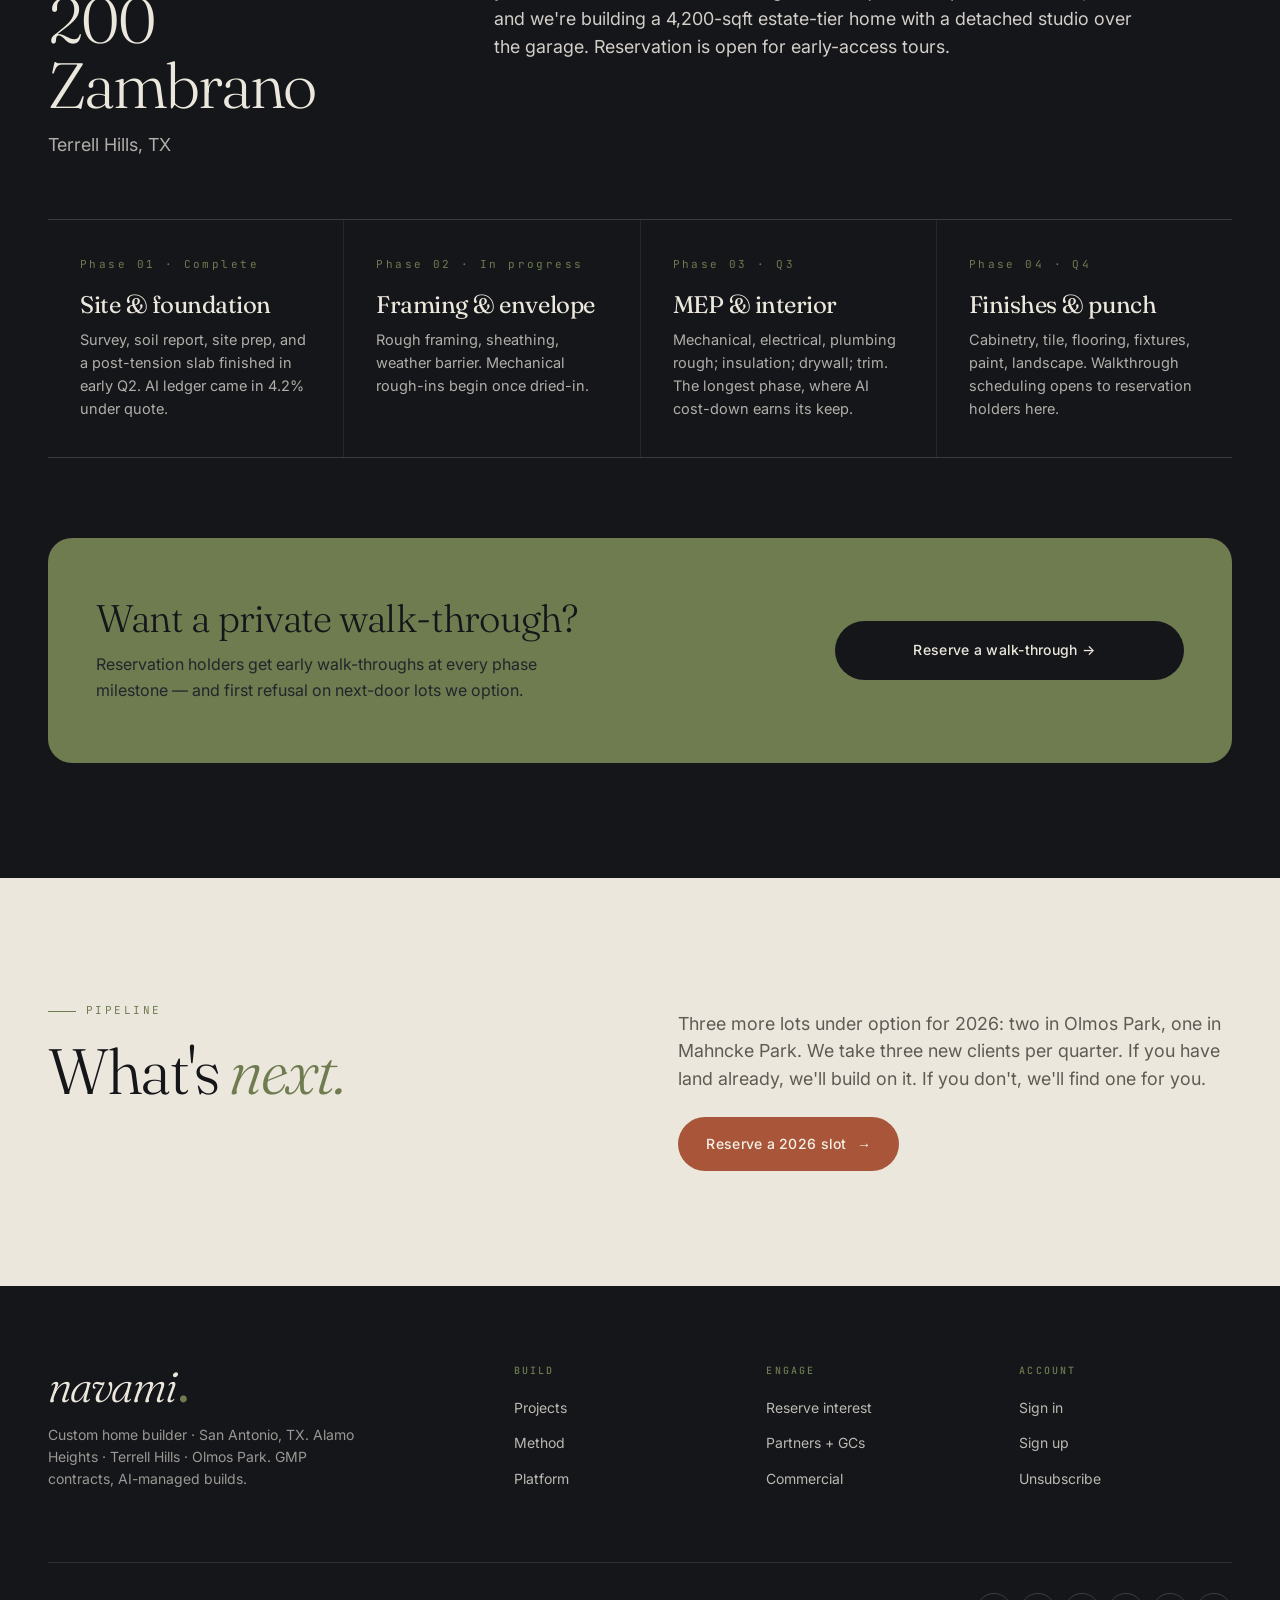
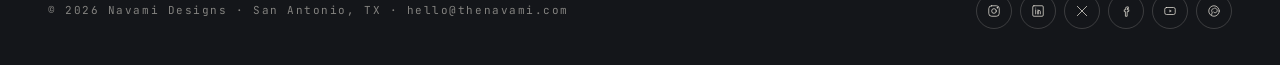
<file: projects.html>
<!DOCTYPE html>
<html lang="en">
<head>
  <meta charset="UTF-8" />
  <meta name="viewport" content="width=device-width, initial-scale=1.0" />
  <title>Projects — Navami Designs</title>
  <meta name="description" content="119 Grant Ave (sold $1.65M) and 200 Zambrano (under construction). Custom homes in San Antonio, TX." />
  <meta name="theme-color" content="#16110D" />
  <link rel="preconnect" href="https://fonts.googleapis.com" />
  <link rel="preconnect" href="https://fonts.gstatic.com" crossorigin />
  <link rel="stylesheet" href="https://fonts.googleapis.com/css2?family=Fraunces:opsz,wght@9..144,300;9..144,400;9..144,500&family=Inter:wght@400;500;600&family=JetBrains+Mono:wght@400;500&display=swap" />
  <link rel="stylesheet" href="styles.css" />
  <link rel="icon" type="image/svg+xml" href="data:image/svg+xml,%3Csvg xmlns='http://www.w3.org/2000/svg' viewBox='0 0 32 32'%3E%3Crect width='32' height='32' rx='10' fill='%2314161A'/%3E%3Ctext x='50%25' y='68%25' text-anchor='middle' font-family='Georgia,serif' font-style='italic' font-weight='400' font-size='22' fill='%23F4EFE6'%3En%3C/text%3E%3Ccircle cx='24.5' cy='22.5' r='1.9' fill='%236E7C50'/%3E%3C/svg%3E" />
</head>
<body>

  <header class="nav">
    <div class="container nav__inner">
      <a href="/" class="nav__brand"><span class="nav__mark"><svg width="32" height="32" viewBox="0 0 32 32" fill="none"><defs><linearGradient id="ng" x1="0" y1="0" x2="32" y2="32" gradientUnits="userSpaceOnUse"><stop offset="0" stop-color="#1E2128"/><stop offset="1" stop-color="#0C0D10"/></linearGradient></defs><rect width="32" height="32" rx="10" fill="url(#ng)"/><text x="50%" y="68%" text-anchor="middle" font-family="Fraunces,Georgia,serif" font-style="italic" font-weight="400" font-size="22" fill="#F4EFE6">n</text><circle cx="24.5" cy="22.5" r="1.9" fill="#6E7C50"/></svg></span><span class="nav__brand-text"><em>navami</em><small>designs · san antonio</small></span></a>
      <nav class="nav__links">
        <a href="/manifesto.html">Method</a>
        <a href="/projects.html" aria-current="page">Projects</a>
        <a href="/platform.html">Platform</a>
        <a href="/partners.html">Partners</a>
        <a href="/signin.html">Sign in</a>
      </nav>
      <a href="/signup.html" class="nav__cta">Reserve a spot</a>
      <button class="nav__toggle"><span></span></button>
    </div>
  </header>

  <!-- INTRO -->
  <section class="section section--paper" style="padding-top:160px">
    <div class="container">
      <div class="two-col">
        <div data-reveal>
          <div class="eyebrow">Portfolio</div>
          <h1 class="display" style="max-width:14ch">Two homes. <em class="serif-em">So far.</em></h1>
        </div>
        <div class="two-col__right" data-reveal data-reveal-delay="1">
          <p class="lede">Quality over volume. We complete one to two custom homes a year and run a parallel commercial track. Below: the home that proved the model, and the one we're building next.</p>
        </div>
      </div>
    </div>
  </section>

  <!-- 119 GRANT — FEATURED PROJECT -->
  <section class="section section--bone" id="grant">
    <div class="container">
      <div class="two-col" style="grid-template-columns:1fr 2fr">
        <div data-reveal>
          <span class="project-card__status is-sold" style="background:var(--brass);color:var(--ink);border:0;margin-bottom:24px">Sold · 2024</span>
          <h2 class="headline">119 Grant Ave</h2>
          <p class="lede" style="margin-top:14px">Alamo Heights, TX 78209</p>
        </div>
        <div class="two-col__right" data-reveal data-reveal-delay="1">
          <p class="lede">A modern contemporary on a 0.17-acre tear-down lot. Stucco facade, standing-seam metal roof, four bedrooms, four-and-a-half baths, and a second-floor game room with panoramic treetop views over Alamo Heights. Sold for <strong>$1.65 million</strong> in 2024.</p>
        </div>
      </div>

      <div class="gallery" data-reveal>
        <div class="gallery__item wide"><img src="assets/hero-exterior.jpg" alt="119 Grant Ave — twilight exterior" loading="lazy"/></div>
        <div class="gallery__item tall"><img src="assets/exterior-twilight.jpg" alt="Exterior twilight view" loading="lazy"/></div>
        <div class="gallery__item med"><img src="assets/exterior-day.jpg" alt="Daytime facade" loading="lazy"/></div>
        <div class="gallery__item med"><img src="assets/entry.jpg" alt="Entry" loading="lazy"/></div>
        <div class="gallery__item med"><img src="assets/living.jpg" alt="Living room" loading="lazy"/></div>
        <div class="gallery__item med"><img src="assets/kitchen.jpg" alt="Kitchen" loading="lazy"/></div>
        <div class="gallery__item med"><img src="assets/kitchen-detail.jpg" alt="Kitchen detail" loading="lazy"/></div>
        <div class="gallery__item med"><img src="assets/primary-bed.jpg" alt="Primary bedroom" loading="lazy"/></div>
        <div class="gallery__item med"><img src="assets/primary-bath.jpg" alt="Primary bath" loading="lazy"/></div>
        <div class="gallery__item wide"><img src="assets/game-room.jpg" alt="Game room with treetop views" loading="lazy"/></div>
        <div class="gallery__item tall"><img src="assets/twilight-detail.jpg" alt="Twilight detail" loading="lazy"/></div>
      </div>

      <div class="stats" style="margin-top:80px">
        <div class="stat" data-reveal><div class="stat__num"><em>$</em>1.65M</div><div class="stat__label">Sold price · 2024</div></div>
        <div class="stat" data-reveal data-reveal-delay="1"><div class="stat__num">3,300</div><div class="stat__label">Square feet</div></div>
        <div class="stat" data-reveal data-reveal-delay="2"><div class="stat__num">4 · 4.5</div><div class="stat__label">Bed · bath</div></div>
        <div class="stat" data-reveal data-reveal-delay="3"><div class="stat__num">2023</div><div class="stat__label">Build year</div></div>
      </div>

      <div class="two-col mt-xl" style="margin-top:80px">
        <div data-reveal>
          <div class="eyebrow">Design notes</div>
          <h3 class="headline" style="font-size:clamp(28px,3.4vw,48px)">What we built. <em class="serif-em">What we'd repeat.</em></h3>
        </div>
        <div class="two-col__right" data-reveal data-reveal-delay="1">
          <ul style="display:grid;gap:14px">
            <li style="padding:14px 0;border-bottom:1px solid var(--line)"><strong>Facade:</strong> stucco over CMU, standing-seam metal roof in matte charcoal. Survived three Texas summers without a hairline crack.</li>
            <li style="padding:14px 0;border-bottom:1px solid var(--line)"><strong>Kitchen:</strong> oversized waterfall island with bar seating, paneled appliances, custom cabinetry in a quiet white oak.</li>
            <li style="padding:14px 0;border-bottom:1px solid var(--line)"><strong>Primary suite:</strong> spa bath with soaking tub + curbless walk-in shower, mid-tone marble we sourced direct.</li>
            <li style="padding:14px 0;border-bottom:1px solid var(--line)"><strong>Game room:</strong> second-floor flex with treetop windows — buyer's daughter claimed it before closing.</li>
            <li style="padding:14px 0"><strong>The savings:</strong> $38,400 returned to the original owner from a GMP underrun. They bought drapes with it.</li>
          </ul>
        </div>
      </div>
    </div>
  </section>

  <!-- 200 ZAMBRANO — IN PROGRESS -->
  <section class="section section--dark" id="zambrano">
    <div class="container">
      <div class="two-col" style="grid-template-columns:1fr 2fr">
        <div data-reveal>
          <span class="project-card__status is-active" style="background:var(--clay);color:var(--paper);border:0;margin-bottom:24px">Under construction</span>
          <h2 class="headline" style="color:var(--bone)">200 Zambrano</h2>
          <p class="lede" style="margin-top:14px;color:rgba(244,239,230,0.7)">Terrell Hills, TX</p>
        </div>
        <div class="two-col__right" data-reveal data-reveal-delay="1">
          <p class="lede" style="color:rgba(244,239,230,0.85)">Our second build. A larger lot in Terrell Hills — the kind of neighborhood where you can hear the trees move at night. We acquired the parcel for <strong style="color:var(--bone)">$560,000</strong> and we're building a 4,200-sqft estate-tier home with a detached studio over the garage. Reservation is open for early-access tours.</p>
        </div>
      </div>

      <div class="feature-list" style="background:rgba(244,239,230,0.08);border-color:rgba(244,239,230,0.1);margin-top:60px">
        <div class="feature" style="background:var(--ink);border:0" data-reveal>
          <div class="feature__num">Phase 01 · Complete</div>
          <h3 class="feature__title" style="color:var(--bone)">Site &amp; foundation</h3>
          <p class="feature__body" style="color:rgba(244,239,230,0.7)">Survey, soil report, site prep, and a post-tension slab finished in early Q2. AI ledger came in 4.2% under quote.</p>
        </div>
        <div class="feature" style="background:var(--ink);border:0" data-reveal data-reveal-delay="1">
          <div class="feature__num">Phase 02 · In progress</div>
          <h3 class="feature__title" style="color:var(--bone)">Framing &amp; envelope</h3>
          <p class="feature__body" style="color:rgba(244,239,230,0.7)">Rough framing, sheathing, weather barrier. Mechanical rough-ins begin once dried-in.</p>
        </div>
        <div class="feature" style="background:var(--ink);border:0" data-reveal data-reveal-delay="2">
          <div class="feature__num">Phase 03 · Q3</div>
          <h3 class="feature__title" style="color:var(--bone)">MEP &amp; interior</h3>
          <p class="feature__body" style="color:rgba(244,239,230,0.7)">Mechanical, electrical, plumbing rough; insulation; drywall; trim. The longest phase, where AI cost-down earns its keep.</p>
        </div>
        <div class="feature" style="background:var(--ink);border:0" data-reveal data-reveal-delay="3">
          <div class="feature__num">Phase 04 · Q4</div>
          <h3 class="feature__title" style="color:var(--bone)">Finishes &amp; punch</h3>
          <p class="feature__body" style="color:rgba(244,239,230,0.7)">Cabinetry, tile, flooring, fixtures, paint, landscape. Walkthrough scheduling opens to reservation holders here.</p>
        </div>
      </div>

      <div class="commercial-band" data-reveal style="margin-top:80px;background:var(--brass);color:var(--ink)">
        <div>
          <h3 style="color:var(--ink)">Want a private walk-through?</h3>
          <p style="color:var(--ink-soft)">Reservation holders get early walk-throughs at every phase milestone — and first refusal on next-door lots we option.</p>
        </div>
        <div>
          <a href="/signup.html?project=zambrano" class="btn btn--no-arrow" style="background:var(--ink);color:var(--bone);width:100%;justify-content:center;padding:18px 28px">Reserve a walk-through →</a>
        </div>
      </div>
    </div>
  </section>

  <!-- WHAT'S NEXT -->
  <section class="section section--bone">
    <div class="container">
      <div class="two-col">
        <div data-reveal>
          <div class="eyebrow">Pipeline</div>
          <h2 class="headline">What's <em class="serif-em">next.</em></h2>
        </div>
        <div class="two-col__right" data-reveal data-reveal-delay="1">
          <p class="lede">Three more lots under option for 2026: two in Olmos Park, one in Mahncke Park. We take three new clients per quarter. If you have land already, we'll build on it. If you don't, we'll find one for you.</p>
          <a href="/signup.html" class="btn btn--clay mt-md">Reserve a 2026 slot</a>
        </div>
      </div>
    </div>
  </section>

  <!-- FOOTER -->
  <footer class="footer">
    <div class="container">
      <div class="footer__top">
        <div>
          <div class="footer__brand"><em>navami</em></div>
          <p class="footer__tagline">Custom home builder · San Antonio, TX. Alamo Heights · Terrell Hills · Olmos Park. GMP contracts, AI-managed builds.</p>
        </div>
        <div class="footer__col"><h4>Build</h4><ul><li><a href="/projects.html">Projects</a></li><li><a href="/manifesto.html">Method</a></li><li><a href="/platform.html">Platform</a></li></ul></div>
        <div class="footer__col"><h4>Engage</h4><ul><li><a href="/signup.html">Reserve interest</a></li><li><a href="/partners.html">Partners + GCs</a></li><li><a href="/partners.html#commercial">Commercial</a></li></ul></div>
        <div class="footer__col"><h4>Account</h4><ul><li><a href="/signin.html">Sign in</a></li><li><a href="/signup.html">Sign up</a></li><li><a href="/unsubscribe.html">Unsubscribe</a></li></ul></div>
      </div>
      <div class="footer__bottom">
        <span>© <span data-year>2026</span> Navami Designs · San Antonio, TX · <a href="mailto:hello@thenavami.com" style="color:inherit">hello@thenavami.com</a></span>
        <div class="footer__social">
          <a href="https://instagram.com/thenavami" target="_blank" rel="noopener" aria-label="Instagram"><svg class="icon icon--sm" viewBox="0 0 24 24"><rect x="3" y="3" width="18" height="18" rx="5"/><circle cx="12" cy="12" r="4"/><circle cx="17.5" cy="6.5" r="0.6" fill="currentColor"/></svg></a>
          <a href="https://linkedin.com/company/thenavami" target="_blank" rel="noopener" aria-label="LinkedIn"><svg class="icon icon--sm" viewBox="0 0 24 24"><rect x="3" y="3" width="18" height="18" rx="2"/><path d="M8 10v7M8 7v.01M12 17v-4a2 2 0 014 0v4M12 17v-7"/></svg></a>
          <a href="https://x.com/thenavami" target="_blank" rel="noopener" aria-label="X"><svg class="icon icon--sm" viewBox="0 0 24 24"><path d="M4 4l16 16M20 4L4 20"/></svg></a>
          <a href="https://facebook.com/thenavami" target="_blank" rel="noopener" aria-label="Facebook"><svg class="icon icon--sm" viewBox="0 0 24 24"><path d="M14 8h2V5h-2a3 3 0 00-3 3v2H9v3h2v8h3v-8h2.5l.5-3H14V9a1 1 0 011-1"/></svg></a>
          <a href="https://youtube.com/@thenavami" target="_blank" rel="noopener" aria-label="YouTube"><svg class="icon icon--sm" viewBox="0 0 24 24"><rect x="3" y="6" width="18" height="12" rx="3"/><path d="M11 9.5l4 2.5-4 2.5z" fill="currentColor" stroke="none"/></svg></a>
          <a href="https://pinterest.com/thenavami" target="_blank" rel="noopener" aria-label="Pinterest"><svg class="icon icon--sm" viewBox="0 0 24 24"><circle cx="12" cy="12" r="9"/><path d="M11 8c-2 0-3 1.5-3 3.5 0 1 .5 2 1 2.5l-1 4M11.5 14c.5.5 1.5 1 2.5 1 2 0 3.5-1.5 3.5-4S15.5 7 13 7"/></svg></a>
        </div>
      </div>
    </div>
  </footer>

  <script src="script.js" defer></script>
</body>
</html>
</file>
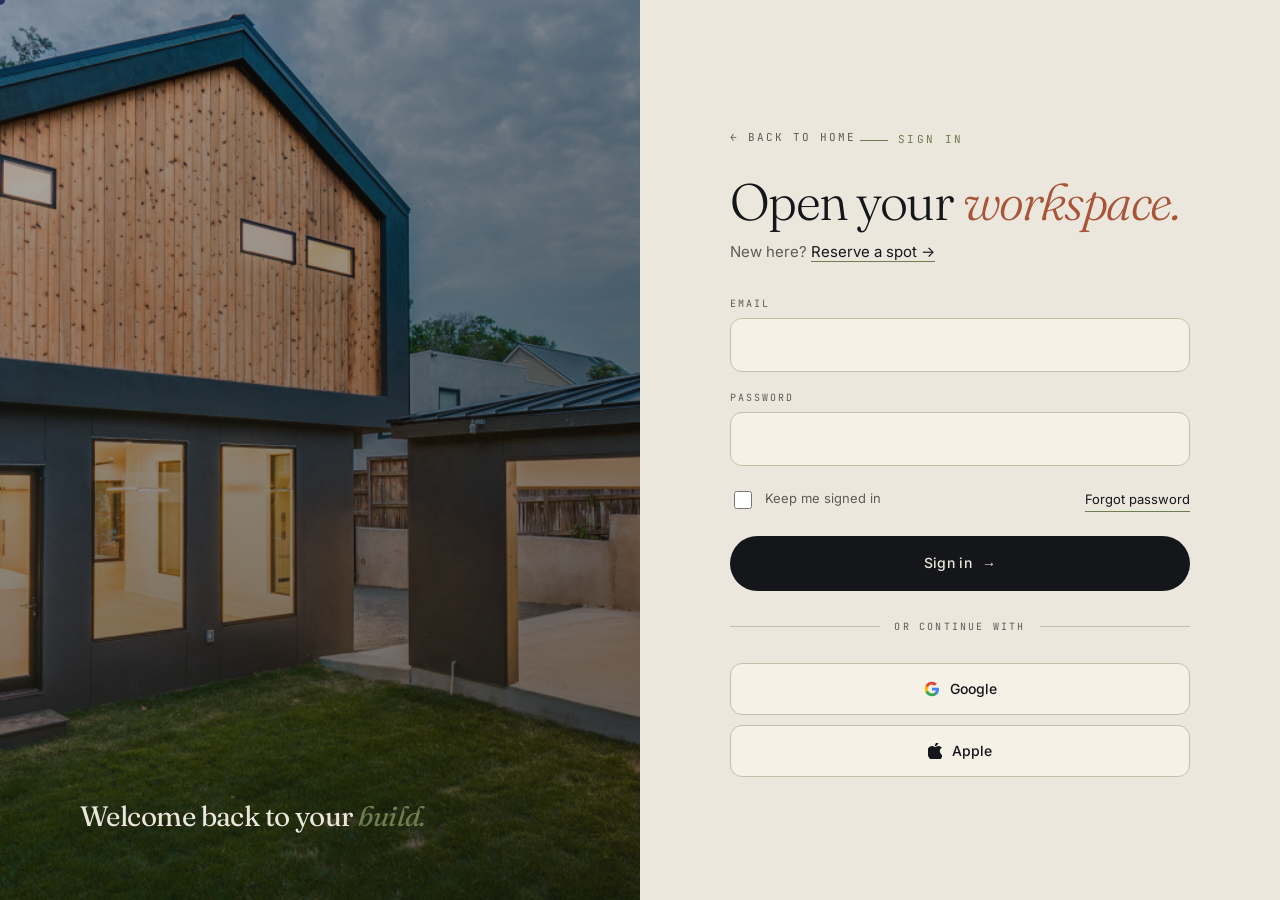
<file: signin.html>
<!DOCTYPE html>
<html lang="en">
<head>
  <meta charset="UTF-8" />
  <meta name="viewport" content="width=device-width, initial-scale=1.0" />
  <title>Sign in — Navami Designs</title>
  <meta name="description" content="Sign in to your Navami project workspace — ledger, approvals, lender packets, and savings tracker." />
  <meta name="robots" content="noindex" />
  <link rel="preconnect" href="https://fonts.googleapis.com" />
  <link rel="preconnect" href="https://fonts.gstatic.com" crossorigin />
  <link rel="stylesheet" href="https://fonts.googleapis.com/css2?family=Fraunces:opsz,wght@9..144,300;9..144,400;9..144,500&family=Inter:wght@400;500;600&family=JetBrains+Mono:wght@400;500&display=swap" />
  <link rel="stylesheet" href="styles.css" />
  <link rel="icon" type="image/svg+xml" href="data:image/svg+xml,%3Csvg xmlns='http://www.w3.org/2000/svg' viewBox='0 0 32 32'%3E%3Crect width='32' height='32' rx='10' fill='%2314161A'/%3E%3Ctext x='50%25' y='68%25' text-anchor='middle' font-family='Georgia,serif' font-style='italic' font-weight='400' font-size='22' fill='%23F4EFE6'%3En%3C/text%3E%3Ccircle cx='24.5' cy='22.5' r='1.9' fill='%236E7C50'/%3E%3C/svg%3E" />
</head>
<body>

  <main class="auth-shell">
    <div class="auth-shell__visual" style="background-image:url('assets/hero-exterior.jpg')">
      <blockquote class="auth-shell__quote">
        Welcome back to your <em>build.</em>
      </blockquote>
    </div>

    <div class="auth-shell__form">
      <div class="auth-shell__form-inner">
        <a href="/" class="auth-shell__back">← Back to home</a>

        <div class="eyebrow">Sign in</div>
        <h1>Open your <em>workspace.</em></h1>
        <p class="auth-shell__hint">New here? <a href="/signup.html">Reserve a spot →</a></p>

        <form class="form" data-validate>
          <div class="field"><label>Email</label><input type="email" name="email" required /></div>
          <div class="field"><label>Password</label><input type="password" name="password" required minlength="8" /></div>

          <div class="flex" style="justify-content:space-between;align-items:center;margin-top:4px">
            <div class="field--check" style="margin:0"><input type="checkbox" id="remember" /><label for="remember" style="text-transform:none;letter-spacing:0;font-family:var(--sans);font-size:13px">Keep me signed in</label></div>
            <a href="#" style="font-size:13px;border-bottom:1px solid var(--brass);padding-bottom:1px">Forgot password</a>
          </div>

          <button type="submit" class="btn btn--primary auth-shell__submit">Sign in</button>
        </form>

        <div class="auth-shell__divider">or continue with</div>
        <div class="auth-shell__oauth">
          <button class="oauth-btn"><svg width="16" height="16" viewBox="0 0 24 24"><path fill="#4285F4" d="M22.5 12.3c0-.8-.1-1.5-.2-2.3H12v4.4h5.9c-.3 1.4-1 2.5-2.2 3.3v2.7h3.6c2.1-1.9 3.2-4.8 3.2-8.1z"/><path fill="#34A853" d="M12 23c2.9 0 5.4-1 7.2-2.6l-3.6-2.7c-1 .7-2.3 1.1-3.6 1.1-2.8 0-5.1-1.9-6-4.4H2.4v2.8C4.2 20.5 7.8 23 12 23z"/><path fill="#FBBC05" d="M6 14.3c-.2-.7-.4-1.4-.4-2.3s.1-1.6.4-2.3V6.9H2.4C1.6 8.4 1.1 10.1 1.1 12c0 1.9.5 3.6 1.3 5.1L6 14.3z"/><path fill="#EA4335" d="M12 5.5c1.6 0 3 .5 4.1 1.6l3.1-3.1C17.4 2.1 14.9 1 12 1 7.8 1 4.2 3.5 2.4 6.9L6 9.7c.9-2.5 3.2-4.4 6-4.4z"/></svg> Google</button>
          <button class="oauth-btn"><svg width="14" height="16" viewBox="0 0 14 16" fill="currentColor"><path d="M11.8 8.3c0-1.5.8-2.7 2-3.5-.7-1-1.8-1.6-3.2-1.7-1.4-.1-2.9.8-3.5.8-.6 0-1.9-.8-3.1-.8-1.6.1-3.1 1-3.9 2.4-1.7 2.9-.4 7.2 1.2 9.5.8 1.1 1.7 2.4 3 2.4s1.6-.8 3.1-.8c1.4 0 1.8.8 3.1.8 1.3 0 2.1-1.2 2.9-2.3.6-.8 1.1-1.7 1.4-2.7-1.6-.6-2.9-2.3-3-4.1zM9.5 1.8c.7-.8 1.1-1.9 1-3-.9.1-2 .6-2.6 1.4-.6.7-1.1 1.8-1 2.9 1 .1 2-.5 2.6-1.3z"/></svg> Apple</button>
        </div>
      </div>
    </div>
  </main>

  <script src="script.js" defer></script>
</body>
</html>
</file>
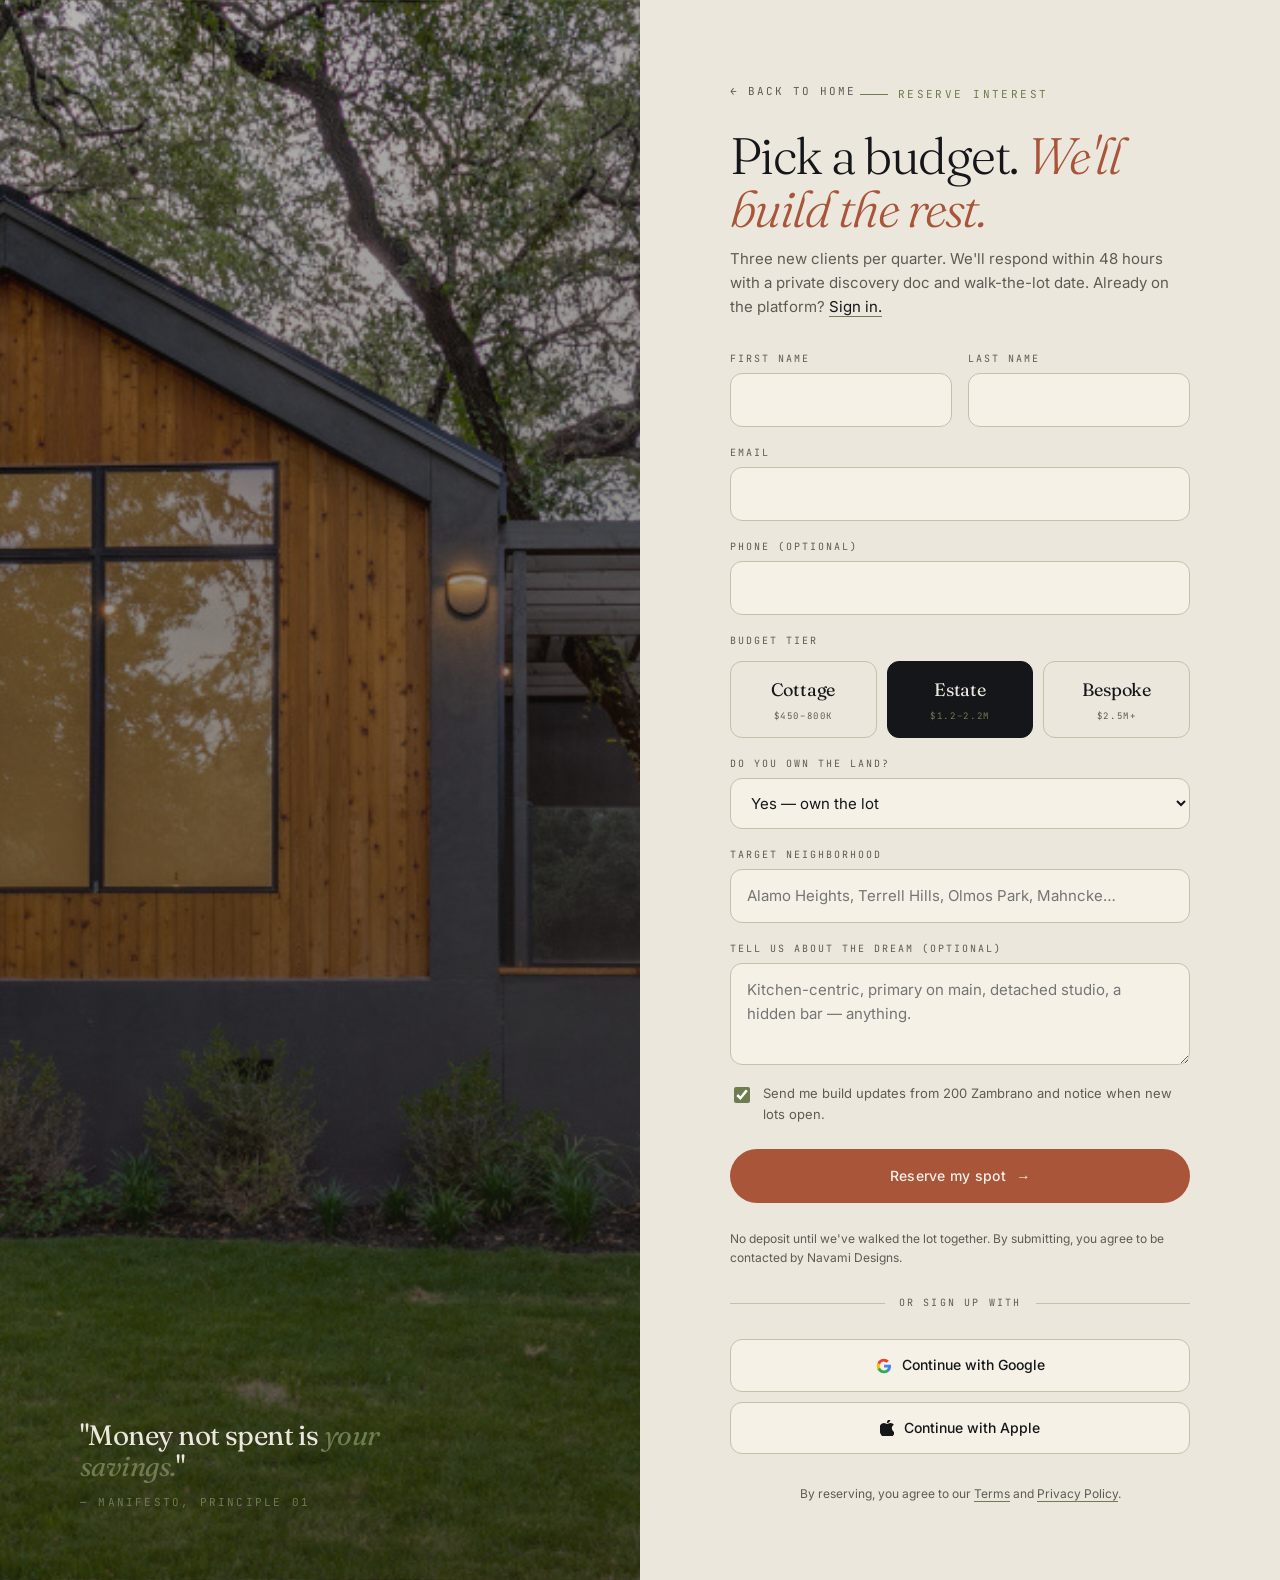
<file: signup.html>
<!DOCTYPE html>
<html lang="en">
<head>
  <meta charset="UTF-8" />
  <meta name="viewport" content="width=device-width, initial-scale=1.0" />
  <title>Reserve interest — Navami Designs</title>
  <meta name="description" content="Reserve a spot for the next Navami custom home build. Pick a budget tier, tell us about your land, and we'll send a private discovery doc within 48 hours." />
  <meta property="og:title" content="Reserve interest — Navami Designs" />
  <meta property="og:description" content="Three new clients per quarter. Reserve your spot." />
  <meta property="og:url" content="https://thenavami.com/signup.html" />
  <meta property="og:image" content="https://thenavami.com/assets/exterior-twilight.jpg" />
  <meta name="twitter:card" content="summary_large_image" />
  <meta name="robots" content="noindex" />
  <link rel="canonical" href="https://thenavami.com/signup.html" />
  <link rel="preconnect" href="https://fonts.googleapis.com" />
  <link rel="preconnect" href="https://fonts.gstatic.com" crossorigin />
  <link rel="stylesheet" href="https://fonts.googleapis.com/css2?family=Fraunces:opsz,wght@9..144,300;9..144,400;9..144,500&family=Inter:wght@400;500;600&family=JetBrains+Mono:wght@400;500&display=swap" />
  <link rel="stylesheet" href="styles.css" />
  <link rel="icon" type="image/svg+xml" href="data:image/svg+xml,%3Csvg xmlns='http://www.w3.org/2000/svg' viewBox='0 0 32 32'%3E%3Crect width='32' height='32' rx='10' fill='%2314161A'/%3E%3Ctext x='50%25' y='68%25' text-anchor='middle' font-family='Georgia,serif' font-style='italic' font-weight='400' font-size='22' fill='%23F4EFE6'%3En%3C/text%3E%3Ccircle cx='24.5' cy='22.5' r='1.9' fill='%236E7C50'/%3E%3C/svg%3E" />
</head>
<body>

  <main class="auth-shell">
    <div class="auth-shell__visual" style="background-image:url('assets/exterior-twilight.jpg')">
      <blockquote class="auth-shell__quote">
        "Money not spent is <em>your savings.</em>"<br/>
        <span style="font-family:var(--mono);font-size:11px;letter-spacing:0.2em;color:var(--brass);text-transform:uppercase;font-style:normal">— Manifesto, principle 01</span>
      </blockquote>
    </div>

    <div class="auth-shell__form">
      <div class="auth-shell__form-inner">
        <a href="/" class="auth-shell__back">← Back to home</a>

        <div class="eyebrow">Reserve interest</div>
        <h1>Pick a budget. <em>We'll build the rest.</em></h1>
        <p class="auth-shell__hint">Three new clients per quarter. We'll respond within 48 hours with a private discovery doc and walk-the-lot date. Already on the platform? <a href="/signin.html">Sign in.</a></p>

        <form class="form" data-validate>
          <div class="form__row">
            <div class="field"><label>First name</label><input type="text" name="first" required /></div>
            <div class="field"><label>Last name</label><input type="text" name="last" required /></div>
          </div>
          <div class="field"><label>Email</label><input type="email" name="email" required /></div>
          <div class="field"><label>Phone (optional)</label><input type="tel" name="phone" /></div>

          <div class="field">
            <label>Budget tier</label>
            <div class="budget-picker">
              <input type="radio" name="tier" id="t1" value="cottage" /><label for="t1">Cottage<small>$450–800K</small></label>
              <input type="radio" name="tier" id="t2" value="estate" checked /><label for="t2">Estate<small>$1.2–2.2M</small></label>
              <input type="radio" name="tier" id="t3" value="bespoke" /><label for="t3">Bespoke<small>$2.5M+</small></label>
            </div>
          </div>

          <div class="field">
            <label>Do you own the land?</label>
            <select name="land">
              <option value="own">Yes — own the lot</option>
              <option value="searching">Searching — help us find one</option>
              <option value="commercial">Commercial parcel</option>
            </select>
          </div>

          <div class="field">
            <label>Target neighborhood</label>
            <input type="text" name="neighborhood" placeholder="Alamo Heights, Terrell Hills, Olmos Park, Mahncke…" />
          </div>

          <div class="field">
            <label>Tell us about the dream (optional)</label>
            <textarea name="notes" rows="3" placeholder="Kitchen-centric, primary on main, detached studio, a hidden bar — anything."></textarea>
          </div>

          <div class="field field--check">
            <input type="checkbox" name="updates" id="updates" checked />
            <label for="updates">Send me build updates from 200 Zambrano and notice when new lots open.</label>
          </div>

          <button type="submit" class="btn btn--clay auth-shell__submit">Reserve my spot</button>

          <p class="muted" style="font-size:12px;margin-top:8px">No deposit until we've walked the lot together. By submitting, you agree to be contacted by Navami Designs.</p>
        </form>

        <div class="auth-shell__divider">or sign up with</div>
        <div class="auth-shell__oauth">
          <button class="oauth-btn"><svg width="16" height="16" viewBox="0 0 24 24"><path fill="#4285F4" d="M22.5 12.3c0-.8-.1-1.5-.2-2.3H12v4.4h5.9c-.3 1.4-1 2.5-2.2 3.3v2.7h3.6c2.1-1.9 3.2-4.8 3.2-8.1z"/><path fill="#34A853" d="M12 23c2.9 0 5.4-1 7.2-2.6l-3.6-2.7c-1 .7-2.3 1.1-3.6 1.1-2.8 0-5.1-1.9-6-4.4H2.4v2.8C4.2 20.5 7.8 23 12 23z"/><path fill="#FBBC05" d="M6 14.3c-.2-.7-.4-1.4-.4-2.3s.1-1.6.4-2.3V6.9H2.4C1.6 8.4 1.1 10.1 1.1 12c0 1.9.5 3.6 1.3 5.1L6 14.3z"/><path fill="#EA4335" d="M12 5.5c1.6 0 3 .5 4.1 1.6l3.1-3.1C17.4 2.1 14.9 1 12 1 7.8 1 4.2 3.5 2.4 6.9L6 9.7c.9-2.5 3.2-4.4 6-4.4z"/></svg> Continue with Google</button>
          <button class="oauth-btn"><svg width="14" height="16" viewBox="0 0 14 16" fill="currentColor"><path d="M11.8 8.3c0-1.5.8-2.7 2-3.5-.7-1-1.8-1.6-3.2-1.7-1.4-.1-2.9.8-3.5.8-.6 0-1.9-.8-3.1-.8-1.6.1-3.1 1-3.9 2.4-1.7 2.9-.4 7.2 1.2 9.5.8 1.1 1.7 2.4 3 2.4s1.6-.8 3.1-.8c1.4 0 1.8.8 3.1.8 1.3 0 2.1-1.2 2.9-2.3.6-.8 1.1-1.7 1.4-2.7-1.6-.6-2.9-2.3-3-4.1zM9.5 1.8c.7-.8 1.1-1.9 1-3-.9.1-2 .6-2.6 1.4-.6.7-1.1 1.8-1 2.9 1 .1 2-.5 2.6-1.3z"/></svg> Continue with Apple</button>
        </div>

        <p class="muted text-center" style="font-size:12px;margin-top:30px">By reserving, you agree to our <a href="#" style="border-bottom:1px solid var(--brass)">Terms</a> and <a href="#" style="border-bottom:1px solid var(--brass)">Privacy Policy</a>.</p>
      </div>
    </div>
  </main>

  <script src="script.js" defer></script>
</body>
</html>
</file>
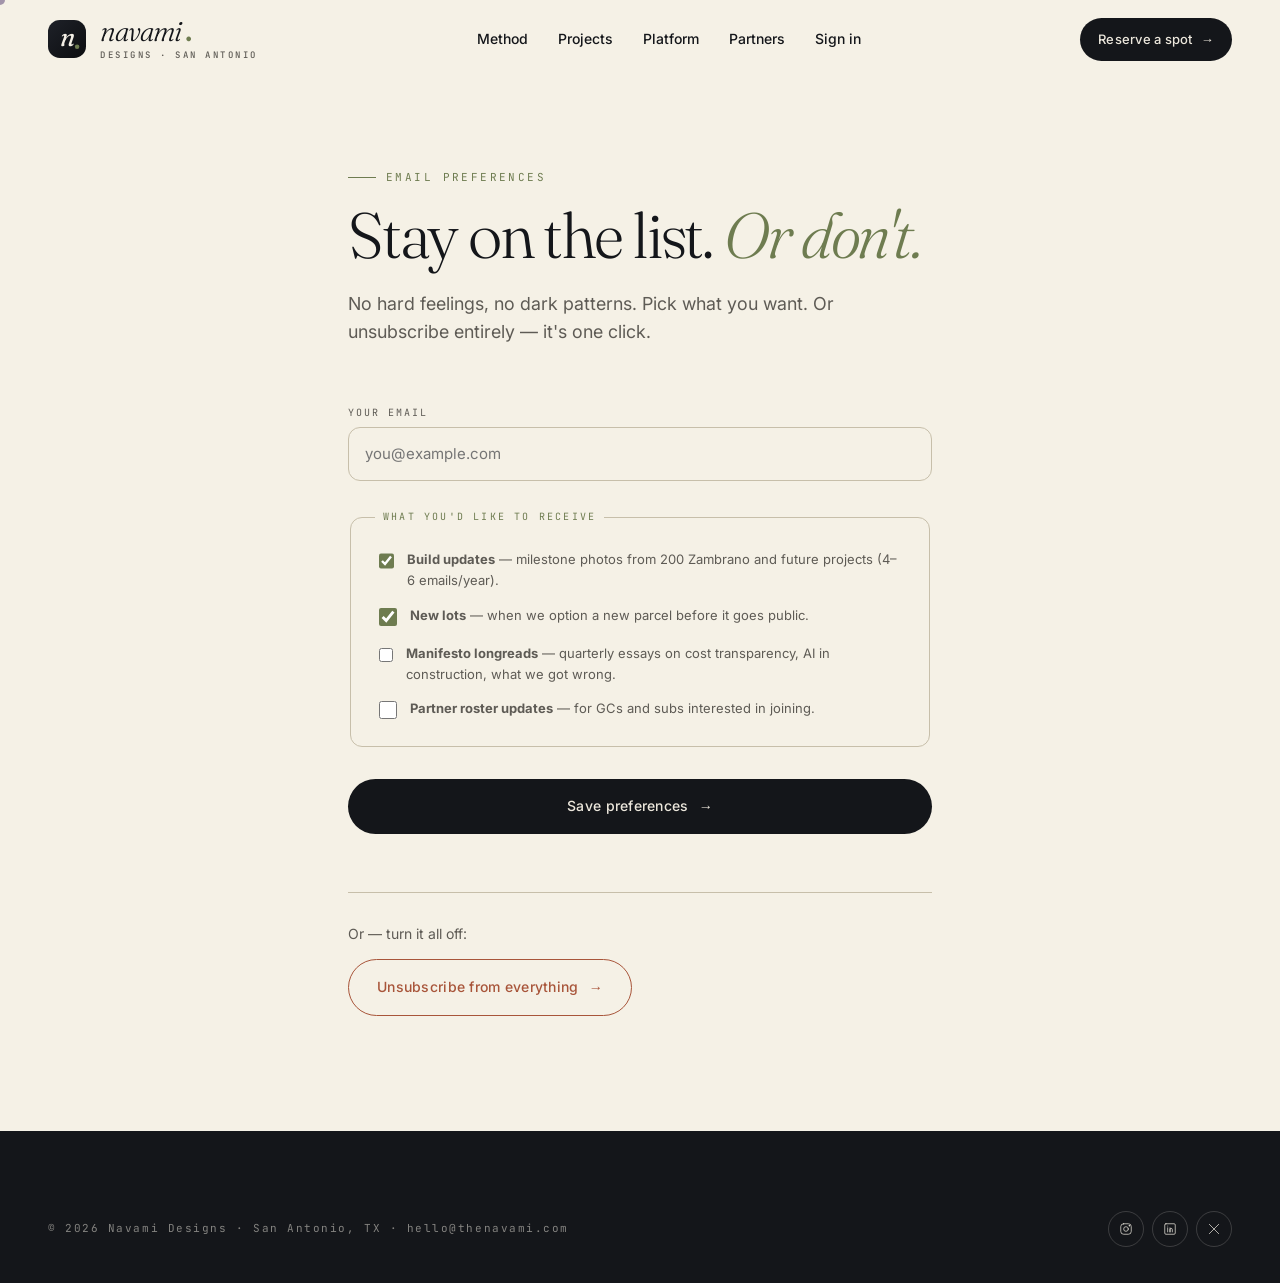
<file: unsubscribe.html>
<!DOCTYPE html>
<html lang="en">
<head>
  <meta charset="UTF-8" />
  <meta name="viewport" content="width=device-width, initial-scale=1.0" />
  <title>Email preferences — Navami Designs</title>
  <meta name="description" content="Manage your Navami Designs email preferences or unsubscribe entirely." />
  <meta name="robots" content="noindex" />
  <link rel="preconnect" href="https://fonts.googleapis.com" />
  <link rel="preconnect" href="https://fonts.gstatic.com" crossorigin />
  <link rel="stylesheet" href="https://fonts.googleapis.com/css2?family=Fraunces:opsz,wght@9..144,300;9..144,400;9..144,500&family=Inter:wght@400;500;600&family=JetBrains+Mono:wght@400;500&display=swap" />
  <link rel="stylesheet" href="styles.css" />
  <link rel="icon" type="image/svg+xml" href="data:image/svg+xml,%3Csvg xmlns='http://www.w3.org/2000/svg' viewBox='0 0 32 32'%3E%3Crect width='32' height='32' rx='10' fill='%2314161A'/%3E%3Ctext x='50%25' y='68%25' text-anchor='middle' font-family='Georgia,serif' font-style='italic' font-weight='400' font-size='22' fill='%23F4EFE6'%3En%3C/text%3E%3Ccircle cx='24.5' cy='22.5' r='1.9' fill='%236E7C50'/%3E%3C/svg%3E" />
</head>
<body>

  <header class="nav">
    <div class="container nav__inner">
      <a href="/" class="nav__brand"><span class="nav__mark"><svg width="32" height="32" viewBox="0 0 32 32" fill="none"><defs><linearGradient id="ng" x1="0" y1="0" x2="32" y2="32" gradientUnits="userSpaceOnUse"><stop offset="0" stop-color="#1E2128"/><stop offset="1" stop-color="#0C0D10"/></linearGradient></defs><rect width="32" height="32" rx="10" fill="url(#ng)"/><text x="50%" y="68%" text-anchor="middle" font-family="Fraunces,Georgia,serif" font-style="italic" font-weight="400" font-size="22" fill="#F4EFE6">n</text><circle cx="24.5" cy="22.5" r="1.9" fill="#6E7C50"/></svg></span><span class="nav__brand-text"><em>navami</em><small>designs · san antonio</small></span></a>
      <nav class="nav__links">
        <a href="/manifesto.html">Method</a><a href="/projects.html">Projects</a><a href="/platform.html">Platform</a><a href="/partners.html">Partners</a><a href="/signin.html">Sign in</a>
      </nav>
      <a href="/signup.html" class="nav__cta">Reserve a spot</a>
      <button class="nav__toggle"><span></span></button>
    </div>
  </header>

  <section class="section section--paper" style="padding-top:160px;min-height:80vh">
    <div class="container" style="max-width:680px">
      <div class="eyebrow" data-reveal>Email preferences</div>
      <h1 class="display" data-reveal data-reveal-delay="1" style="font-size:clamp(40px,5vw,72px);max-width:18ch">Stay on the list. <em class="serif-em">Or don't.</em></h1>
      <p class="lede mt-md" data-reveal data-reveal-delay="2">No hard feelings, no dark patterns. Pick what you want. Or unsubscribe entirely — it's one click.</p>

      <form class="form mt-xl" data-validate style="margin-top:60px">
        <div class="field"><label>Your email</label><input type="email" name="email" required placeholder="you@example.com" /></div>

        <fieldset style="border:1px solid var(--line);border-radius:var(--radius);padding:24px;margin-top:10px">
          <legend style="font-family:var(--mono);font-size:10px;letter-spacing:0.22em;text-transform:uppercase;color:var(--brass);padding:0 8px">What you'd like to receive</legend>
          <div class="field field--check" style="margin-bottom:14px"><input type="checkbox" id="p1" checked /><label for="p1"><strong>Build updates</strong> — milestone photos from 200 Zambrano and future projects (4–6 emails/year).</label></div>
          <div class="field field--check" style="margin-bottom:14px"><input type="checkbox" id="p2" checked /><label for="p2"><strong>New lots</strong> — when we option a new parcel before it goes public.</label></div>
          <div class="field field--check" style="margin-bottom:14px"><input type="checkbox" id="p3" /><label for="p3"><strong>Manifesto longreads</strong> — quarterly essays on cost transparency, AI in construction, what we got wrong.</label></div>
          <div class="field field--check"><input type="checkbox" id="p4" /><label for="p4"><strong>Partner roster updates</strong> — for GCs and subs interested in joining.</label></div>
        </fieldset>

        <button type="submit" class="btn btn--primary" style="margin-top:14px;justify-content:center">Save preferences</button>

        <div style="border-top:1px solid var(--line);margin-top:40px;padding-top:30px">
          <p class="muted" style="font-size:14px;margin-bottom:14px">Or — turn it all off:</p>
          <button type="button" class="btn btn--ghost" style="border-color:var(--clay);color:var(--clay)" onclick="this.textContent='Unsubscribed.';this.style.opacity='0.6';this.disabled=true">Unsubscribe from everything</button>
        </div>
      </form>
    </div>
  </section>

  <footer class="footer">
    <div class="container">
      <div class="footer__bottom" style="border:0;padding-top:0">
        <span>© <span data-year>2026</span> Navami Designs · San Antonio, TX · <a href="mailto:hello@thenavami.com" style="color:inherit">hello@thenavami.com</a></span>
        <div class="footer__social">
          <a href="https://instagram.com/thenavami" target="_blank" rel="noopener" aria-label="Instagram"><svg class="icon icon--sm" viewBox="0 0 24 24"><rect x="3" y="3" width="18" height="18" rx="5"/><circle cx="12" cy="12" r="4"/><circle cx="17.5" cy="6.5" r="0.6" fill="currentColor"/></svg></a>
          <a href="https://linkedin.com/company/thenavami" target="_blank" rel="noopener" aria-label="LinkedIn"><svg class="icon icon--sm" viewBox="0 0 24 24"><rect x="3" y="3" width="18" height="18" rx="2"/><path d="M8 10v7M8 7v.01M12 17v-4a2 2 0 014 0v4M12 17v-7"/></svg></a>
          <a href="https://x.com/thenavami" target="_blank" rel="noopener" aria-label="X"><svg class="icon icon--sm" viewBox="0 0 24 24"><path d="M4 4l16 16M20 4L4 20"/></svg></a>
        </div>
      </div>
    </div>
  </footer>

  <script src="script.js" defer></script>
</body>
</html>
</file>
<file: styles.css>
/* =========================================================
   NAVAMI DESIGNS — design system
   Editorial luxury × tech-credible. Serif + sans, bone + brass.
   ========================================================= */

:root {
  /* color — Carbon · Limestone · Moss · Terracotta · Slate */
  --ink: #14161A;
  --ink-soft: #22252B;
  --bone: #ECE7DC;
  --paper: #F5F1E6;
  --smoke: #D8D1BD;
  --line: #C7BFAA;
  --brass: #6E7C50;
  --brass-dark: #4F5C37;
  --clay: #A8553A;
  --clay-dark: #7E3D29;
  --sage: #5F7561;
  --slate: #5E5B55;
  --white: #FFFFFF;

  /* type */
  --serif: 'Fraunces', 'Times New Roman', Georgia, serif;
  --sans: 'Inter', -apple-system, BlinkMacSystemFont, 'Segoe UI', system-ui, sans-serif;
  --mono: 'JetBrains Mono', 'SF Mono', 'Menlo', monospace;

  /* layout */
  --container: 1280px;
  --gutter: clamp(20px, 4vw, 48px);
  --radius-sm: 6px;
  --radius: 12px;
  --radius-lg: 24px;

  /* motion */
  --ease: cubic-bezier(.2,.7,.2,1);
  --t-fast: 180ms var(--ease);
  --t: 320ms var(--ease);
  --t-slow: 600ms var(--ease);
}

/* =========================================================
   RESET
   ========================================================= */
*, *::before, *::after { box-sizing: border-box; }
html { -webkit-text-size-adjust: 100%; scroll-behavior: smooth; }
body {
  margin: 0;
  font-family: var(--sans);
  font-size: 16px;
  line-height: 1.6;
  color: var(--ink);
  background: var(--paper);
  -webkit-font-smoothing: antialiased;
  -moz-osx-font-smoothing: grayscale;
  overflow-x: hidden;
}
img, svg, video { display: block; max-width: 100%; height: auto; }
button { font: inherit; cursor: pointer; border: 0; background: none; color: inherit; }
a { color: inherit; text-decoration: none; transition: color var(--t-fast); }
input, textarea, select { font: inherit; color: inherit; }
h1, h2, h3, h4, h5, h6 { margin: 0; font-family: var(--serif); font-weight: 400; letter-spacing: -0.02em; line-height: 1.05; }
p { margin: 0; }
ul, ol { margin: 0; padding: 0; list-style: none; }

::selection { background: var(--brass); color: var(--paper); }

/* =========================================================
   LAYOUT
   ========================================================= */
.container { width: 100%; max-width: var(--container); margin: 0 auto; padding: 0 var(--gutter); }
.section { padding: clamp(60px, 9vw, 130px) 0; position: relative; }
.section--dark { background: var(--ink); color: var(--bone); }
.section--bone { background: var(--bone); }
.section--paper { background: var(--paper); }
.section--clay { background: var(--clay); color: var(--paper); }

/* Eyebrow + heading pattern */
.eyebrow {
  display: inline-flex;
  align-items: center;
  gap: 10px;
  font-family: var(--mono);
  font-size: 11px;
  letter-spacing: 0.22em;
  text-transform: uppercase;
  color: var(--brass);
  margin-bottom: 18px;
}
.eyebrow::before {
  content: '';
  width: 28px;
  height: 1px;
  background: currentColor;
}
.section--dark .eyebrow { color: var(--brass); }

h1.display, .display {
  font-size: clamp(46px, 8vw, 112px);
  line-height: 0.96;
  letter-spacing: -0.035em;
  font-weight: 300;
}
h2.headline, .headline {
  font-size: clamp(34px, 5vw, 68px);
  line-height: 1.02;
  letter-spacing: -0.028em;
  font-weight: 300;
}
h3.title { font-size: clamp(22px, 2.4vw, 32px); line-height: 1.12; letter-spacing: -0.02em; }
.lede {
  font-size: clamp(17px, 1.4vw, 21px);
  line-height: 1.55;
  color: var(--slate);
  max-width: 60ch;
}
.section--dark .lede { color: #B5ACA0; }
em.serif-em { font-family: var(--serif); font-style: italic; font-weight: 300; color: var(--brass); }
em.clay { font-family: var(--serif); font-style: italic; color: var(--clay); }

/* =========================================================
   NAV
   ========================================================= */
.nav {
  position: fixed;
  inset: 0 0 auto 0;
  z-index: 100;
  padding: 18px 0;
  transition: background var(--t), backdrop-filter var(--t), border-color var(--t);
  border-bottom: 1px solid transparent;
}
.nav.is-scrolled {
  background: rgba(250, 247, 241, 0.86);
  backdrop-filter: saturate(140%) blur(14px);
  -webkit-backdrop-filter: saturate(140%) blur(14px);
  border-bottom-color: var(--line);
}
.nav__inner {
  display: flex;
  align-items: center;
  justify-content: space-between;
  gap: 24px;
}
.nav__brand {
  display: flex;
  align-items: center;
  gap: 14px;
  text-decoration: none;
}
.nav__mark {
  width: 38px;
  height: 38px;
  display: grid;
  place-items: center;
  flex: 0 0 38px;
  transition: transform 380ms var(--ease);
}
.nav__brand:hover .nav__mark { transform: rotate(-8deg) scale(1.06); }
.nav__mark svg { width: 38px; height: 38px; }

.nav__brand-text,
.nav__brand > span:not(.nav__mark) {
  display: inline-flex;
  flex-direction: column;
  align-items: flex-start;
  line-height: 1;
  gap: 7px;
}
.nav__brand em {
  font-family: var(--serif);
  font-style: italic;
  font-weight: 300;
  font-size: 28px;
  letter-spacing: -0.035em;
  color: var(--ink);
  line-height: 0.92;
  font-feature-settings: "ss01" 1, "calt" 1;
  position: relative;
  padding-right: 8px;
}
.nav__brand em::after {
  content: '.';
  position: absolute;
  right: -2px;
  bottom: 0;
  color: var(--brass);
  font-style: normal;
  font-weight: 500;
  font-size: 1.05em;
  line-height: 0.92;
}
.nav__brand small {
  font-family: var(--mono);
  font-size: 9px;
  letter-spacing: 0.28em;
  text-transform: uppercase;
  color: var(--slate);
  line-height: 1;
  font-weight: 500;
}
.nav__links {
  display: flex;
  gap: 30px;
  align-items: center;
}
.nav__links a {
  font-size: 14px;
  font-weight: 500;
  color: var(--ink);
  position: relative;
  padding: 6px 0;
}
.nav__links a::after {
  content: '';
  position: absolute;
  inset: auto 0 0 0;
  height: 1px;
  background: var(--brass);
  transform: scaleX(0);
  transform-origin: left;
  transition: transform var(--t);
}
.nav__links a:hover::after, .nav__links a[aria-current]::after { transform: scaleX(1); }
.nav__cta {
  display: inline-flex;
  align-items: center;
  gap: 8px;
  background: var(--ink);
  color: var(--bone);
  padding: 11px 18px;
  border-radius: 999px;
  font-size: 13px;
  font-weight: 500;
  letter-spacing: 0.02em;
  transition: background var(--t-fast), transform var(--t-fast);
}
.nav__cta:hover { background: var(--clay); transform: translateY(-1px); }
.nav__cta::after { content: '→'; font-family: var(--serif); }

.nav__toggle { display: none; }
@media (max-width: 880px) {
  .nav__links { display: none; }
  .nav__toggle {
    display: grid;
    place-items: center;
    width: 40px; height: 40px;
    border-radius: 999px;
    border: 1px solid var(--line);
  }
  .nav__toggle span, .nav__toggle span::before, .nav__toggle span::after {
    display: block;
    width: 16px; height: 1.5px;
    background: var(--ink);
    position: relative;
  }
  .nav__toggle span::before, .nav__toggle span::after {
    content: ''; position: absolute; left: 0;
  }
  .nav__toggle span::before { top: -5px; }
  .nav__toggle span::after { top: 5px; }
  .nav.is-open .nav__links {
    display: flex;
    position: fixed;
    inset: 70px 0 0 0;
    flex-direction: column;
    background: var(--paper);
    padding: 40px var(--gutter);
    gap: 24px;
    align-items: flex-start;
    border-top: 1px solid var(--line);
  }
  .nav.is-open .nav__links a { font-size: 22px; font-family: var(--serif); }
}

/* =========================================================
   BUTTONS
   ========================================================= */
.btn {
  display: inline-flex;
  align-items: center;
  gap: 10px;
  padding: 16px 28px;
  border-radius: 999px;
  font-size: 14px;
  font-weight: 500;
  letter-spacing: 0.02em;
  transition: transform var(--t-fast), background var(--t-fast), color var(--t-fast), box-shadow var(--t);
  white-space: nowrap;
}
.btn--primary { background: var(--ink); color: var(--bone); }
.btn--primary:hover { background: var(--clay); transform: translateY(-2px); box-shadow: 0 14px 30px -14px rgba(184, 90, 60, 0.55); }
.btn--clay { background: var(--clay); color: var(--paper); }
.btn--clay:hover { background: var(--clay-dark); transform: translateY(-2px); box-shadow: 0 14px 30px -14px rgba(184, 90, 60, 0.55); }
.btn--brass { background: var(--brass); color: var(--ink); }
.btn--brass:hover { background: var(--brass-dark); color: var(--paper); transform: translateY(-2px); }
.btn--ghost { background: transparent; color: var(--ink); border: 1px solid var(--ink); }
.btn--ghost:hover { background: var(--ink); color: var(--bone); }
.btn--bone-ghost { background: transparent; color: var(--bone); border: 1px solid rgba(244, 239, 230, 0.4); }
.btn--bone-ghost:hover { background: var(--bone); color: var(--ink); }
.btn::after { content: '→'; font-family: var(--serif); font-style: italic; transition: transform var(--t-fast); }
.btn:hover::after { transform: translateX(3px); }
.btn--no-arrow::after { content: ''; }

/* =========================================================
   HERO
   ========================================================= */
.hero {
  position: relative;
  min-height: 100vh;
  display: flex;
  align-items: flex-end;
  padding: 140px 0 80px;
  overflow: hidden;
  color: var(--bone);
}
.hero__bg {
  position: absolute;
  inset: 0;
  z-index: 0;
  background-size: cover;
  background-position: center;
  transform: scale(1.05);
  transition: transform 8s ease-out;
}
.hero.is-loaded .hero__bg { transform: scale(1); }
.hero::before {
  content: '';
  position: absolute;
  inset: 0;
  z-index: 1;
  background: linear-gradient(180deg, rgba(22, 17, 13, 0.35) 0%, rgba(22, 17, 13, 0.55) 50%, rgba(22, 17, 13, 0.85) 100%);
}
.hero__inner { position: relative; z-index: 2; width: 100%; }
.hero__eyebrow { color: var(--bone); opacity: 0.85; }
.hero__eyebrow::before { background: var(--brass); }
.hero__display {
  max-width: 16ch;
  margin: 0 0 30px;
  color: var(--bone);
}
.hero__display em { font-style: italic; color: var(--brass); font-weight: 300; }
.hero__lede {
  max-width: 56ch;
  color: rgba(244, 239, 230, 0.85);
  font-size: clamp(17px, 1.5vw, 22px);
  margin-bottom: 40px;
}
.hero__cta { display: flex; gap: 14px; flex-wrap: wrap; }
.hero__meta {
  position: absolute;
  bottom: 30px;
  right: var(--gutter);
  z-index: 2;
  font-family: var(--mono);
  font-size: 11px;
  letter-spacing: 0.18em;
  text-transform: uppercase;
  color: var(--bone);
  opacity: 0.6;
  display: flex;
  flex-direction: column;
  align-items: flex-end;
  gap: 4px;
}
.hero__meta b { font-weight: 400; color: var(--brass); }
.hero__scroll {
  position: absolute;
  left: var(--gutter);
  bottom: 30px;
  z-index: 2;
  font-family: var(--mono);
  font-size: 10px;
  letter-spacing: 0.22em;
  text-transform: uppercase;
  color: var(--bone);
  opacity: 0.7;
  display: flex;
  align-items: center;
  gap: 10px;
}
.hero__scroll::before {
  content: '';
  width: 1px;
  height: 36px;
  background: var(--bone);
  animation: scroll-line 2.2s infinite;
  transform-origin: top;
}
@keyframes scroll-line {
  0% { transform: scaleY(0); transform-origin: top; }
  50% { transform: scaleY(1); transform-origin: top; }
  51% { transform: scaleY(1); transform-origin: bottom; }
  100% { transform: scaleY(0); transform-origin: bottom; }
}

/* =========================================================
   MANIFESTO STRIP
   ========================================================= */
.manifesto-strip {
  padding: clamp(80px, 12vw, 160px) 0;
  background: var(--bone);
  position: relative;
}
.manifesto-strip__quote {
  font-family: var(--serif);
  font-size: clamp(36px, 6vw, 92px);
  line-height: 1;
  letter-spacing: -0.035em;
  font-weight: 300;
  max-width: 18ch;
}
.manifesto-strip__quote em { font-style: italic; color: var(--clay); }
.manifesto-strip__sig {
  margin-top: 50px;
  display: flex;
  align-items: center;
  gap: 14px;
  font-family: var(--mono);
  font-size: 11px;
  letter-spacing: 0.2em;
  text-transform: uppercase;
  color: var(--slate);
}
.manifesto-strip__sig::before {
  content: '';
  width: 40px;
  height: 1px;
  background: var(--brass);
}

/* =========================================================
   STATS
   ========================================================= */
.stats {
  display: grid;
  grid-template-columns: repeat(auto-fit, minmax(220px, 1fr));
  gap: 1px;
  background: var(--line);
  border-block: 1px solid var(--line);
  margin-top: 80px;
}
.stat { background: var(--bone); padding: 40px 32px; }
.stat__num {
  font-family: var(--serif);
  font-size: clamp(40px, 5vw, 64px);
  line-height: 1;
  letter-spacing: -0.03em;
  color: var(--ink);
  font-weight: 300;
}
.stat__num em { font-style: italic; color: var(--brass); }
.stat__label {
  margin-top: 12px;
  font-family: var(--mono);
  font-size: 10px;
  letter-spacing: 0.18em;
  text-transform: uppercase;
  color: var(--slate);
}

/* =========================================================
   PROJECTS GRID
   ========================================================= */
.projects-grid {
  display: grid;
  grid-template-columns: repeat(12, 1fr);
  gap: 24px;
  margin-top: 60px;
}
.project-card {
  position: relative;
  overflow: hidden;
  border-radius: var(--radius);
  background: var(--ink);
  color: var(--bone);
  isolation: isolate;
  aspect-ratio: 4/5;
  display: flex;
  align-items: flex-end;
  cursor: pointer;
}
.project-card--lead { grid-column: span 7; aspect-ratio: 4/3; }
.project-card--side { grid-column: span 5; }
.project-card__img {
  position: absolute;
  inset: 0;
  background-size: cover;
  background-position: center;
  transition: transform 1.1s var(--ease);
  z-index: 0;
}
.project-card:hover .project-card__img { transform: scale(1.06); }
.project-card::before {
  content: '';
  position: absolute;
  inset: 0;
  z-index: 1;
  background: linear-gradient(180deg, transparent 40%, rgba(22, 17, 13, 0.85) 100%);
}
.project-card__body { position: relative; z-index: 2; padding: 32px; width: 100%; }
.project-card__status {
  display: inline-flex;
  align-items: center;
  gap: 8px;
  font-family: var(--mono);
  font-size: 10px;
  letter-spacing: 0.2em;
  text-transform: uppercase;
  padding: 6px 10px;
  border-radius: 999px;
  background: rgba(244, 239, 230, 0.12);
  border: 1px solid rgba(244, 239, 230, 0.2);
  margin-bottom: 16px;
  backdrop-filter: blur(6px);
}
.project-card__status.is-sold { background: var(--brass); color: var(--ink); border-color: var(--brass); }
.project-card__status.is-active { background: var(--clay); color: var(--paper); border-color: var(--clay); }
.project-card__status::before { content: ''; width: 6px; height: 6px; border-radius: 999px; background: currentColor; }
.project-card__title {
  font-family: var(--serif);
  font-size: clamp(24px, 2.6vw, 38px);
  letter-spacing: -0.02em;
  line-height: 1.05;
}
.project-card__meta {
  margin-top: 10px;
  font-family: var(--mono);
  font-size: 11px;
  letter-spacing: 0.14em;
  text-transform: uppercase;
  color: rgba(244, 239, 230, 0.7);
  display: flex;
  gap: 18px;
  flex-wrap: wrap;
}

@media (max-width: 880px) {
  .project-card--lead, .project-card--side { grid-column: span 12; aspect-ratio: 4/5; }
}

/* =========================================================
   PLATFORM GRID (feature cards)
   ========================================================= */
.platform {
  display: grid;
  grid-template-columns: repeat(auto-fit, minmax(280px, 1fr));
  gap: 1px;
  background: rgba(244, 239, 230, 0.1);
  margin-top: 60px;
  border: 1px solid rgba(244, 239, 230, 0.1);
}
.platform__card {
  padding: 36px 32px;
  background: var(--ink);
  position: relative;
  transition: background var(--t);
}
.platform__card:hover { background: var(--ink-soft); }
.platform__icon {
  width: 44px;
  height: 44px;
  display: grid;
  place-items: center;
  border-radius: 12px;
  background: rgba(182, 138, 78, 0.15);
  color: var(--brass);
  margin-bottom: 22px;
}
.platform__title {
  font-family: var(--serif);
  font-size: 22px;
  letter-spacing: -0.015em;
  color: var(--bone);
  margin-bottom: 10px;
}
.platform__body {
  font-size: 15px;
  color: rgba(244, 239, 230, 0.72);
  line-height: 1.55;
}
.platform__num {
  position: absolute;
  top: 24px;
  right: 28px;
  font-family: var(--mono);
  font-size: 10px;
  letter-spacing: 0.2em;
  color: var(--brass);
}

/* =========================================================
   BUDGET TIERS
   ========================================================= */
.tiers {
  display: grid;
  grid-template-columns: repeat(auto-fit, minmax(280px, 1fr));
  gap: 20px;
  margin-top: 60px;
}
.tier {
  background: var(--paper);
  border: 1px solid var(--line);
  border-radius: var(--radius-lg);
  padding: 36px 32px;
  position: relative;
  transition: transform var(--t), box-shadow var(--t), border-color var(--t);
}
.tier:hover { transform: translateY(-4px); border-color: var(--brass); box-shadow: 0 30px 60px -30px rgba(22, 17, 13, 0.2); }
.tier.is-featured { background: var(--ink); color: var(--bone); border-color: var(--ink); }
.tier.is-featured .tier__label { color: var(--brass); }
.tier.is-featured .tier__price { color: var(--bone); }
.tier.is-featured .tier__price small { color: rgba(244, 239, 230, 0.6); }
.tier.is-featured ul li { color: rgba(244, 239, 230, 0.85); border-color: rgba(244, 239, 230, 0.12); }
.tier.is-featured ul li::before { color: var(--brass); }
.tier__flag {
  position: absolute;
  top: -12px;
  left: 32px;
  background: var(--clay);
  color: var(--paper);
  padding: 5px 12px;
  border-radius: 999px;
  font-family: var(--mono);
  font-size: 10px;
  letter-spacing: 0.18em;
  text-transform: uppercase;
}
.tier__label {
  font-family: var(--mono);
  font-size: 10px;
  letter-spacing: 0.22em;
  text-transform: uppercase;
  color: var(--brass);
  margin-bottom: 14px;
}
.tier__price {
  font-family: var(--serif);
  font-size: 44px;
  letter-spacing: -0.03em;
  line-height: 1;
  font-weight: 300;
  color: var(--ink);
}
.tier__price small {
  display: block;
  margin-top: 6px;
  font-family: var(--sans);
  font-size: 13px;
  color: var(--slate);
  letter-spacing: 0;
}
.tier ul { margin-top: 24px; padding-top: 22px; border-top: 1px solid var(--line); }
.tier.is-featured ul { border-top-color: rgba(244, 239, 230, 0.15); }
.tier ul li {
  padding: 10px 0 10px 22px;
  border-bottom: 1px solid var(--smoke);
  font-size: 14px;
  color: var(--ink-soft);
  position: relative;
}
.tier ul li:last-child { border-bottom: 0; }
.tier ul li::before {
  content: '✓';
  position: absolute;
  left: 0;
  color: var(--brass);
  font-weight: 600;
}

/* =========================================================
   FEATURE LIST
   ========================================================= */
.feature-list {
  display: grid;
  grid-template-columns: repeat(auto-fit, minmax(260px, 1fr));
  gap: 1px;
  background: var(--line);
  margin-top: 60px;
  border-block: 1px solid var(--line);
}
.feature {
  background: var(--paper);
  padding: 36px 32px;
}
.feature__num {
  font-family: var(--mono);
  font-size: 11px;
  letter-spacing: 0.22em;
  color: var(--brass);
  margin-bottom: 18px;
}
.feature__title {
  font-family: var(--serif);
  font-size: 24px;
  letter-spacing: -0.02em;
  line-height: 1.1;
  margin-bottom: 10px;
}
.feature__body { font-size: 14.5px; color: var(--slate); line-height: 1.6; }

/* =========================================================
   GALLERY
   ========================================================= */
.gallery {
  display: grid;
  grid-template-columns: repeat(12, 1fr);
  gap: 16px;
  margin-top: 50px;
}
.gallery__item { overflow: hidden; border-radius: var(--radius); aspect-ratio: 4/3; }
.gallery__item img { width: 100%; height: 100%; object-fit: cover; transition: transform 1s var(--ease); }
.gallery__item:hover img { transform: scale(1.05); }
.gallery__item.tall { grid-column: span 4; aspect-ratio: 3/4; }
.gallery__item.wide { grid-column: span 8; aspect-ratio: 16/9; }
.gallery__item.med { grid-column: span 6; aspect-ratio: 4/3; }
.gallery__item.sm { grid-column: span 3; aspect-ratio: 1; }
@media (max-width: 880px) {
  .gallery__item.tall, .gallery__item.wide, .gallery__item.med { grid-column: span 12; }
  .gallery__item.sm { grid-column: span 6; }
}

/* =========================================================
   PROCESS / TIMELINE
   ========================================================= */
.process {
  display: grid;
  gap: 0;
  margin-top: 60px;
}
.process__row {
  display: grid;
  grid-template-columns: 140px 1fr 1fr;
  gap: 40px;
  padding: 40px 0;
  border-top: 1px solid var(--line);
  align-items: start;
}
.process__row:last-child { border-bottom: 1px solid var(--line); }
.process__num {
  font-family: var(--serif);
  font-size: 56px;
  line-height: 1;
  letter-spacing: -0.03em;
  color: var(--brass);
  font-weight: 300;
}
.process__title { font-family: var(--serif); font-size: 28px; letter-spacing: -0.02em; line-height: 1.1; }
.process__body { color: var(--slate); font-size: 15px; line-height: 1.6; }
.process__body strong { color: var(--ink); font-weight: 500; }
@media (max-width: 720px) {
  .process__row { grid-template-columns: 1fr; gap: 14px; padding: 30px 0; }
  .process__num { font-size: 40px; }
}

/* =========================================================
   FORMS
   ========================================================= */
.form { display: grid; gap: 18px; }
.form__row { display: grid; grid-template-columns: 1fr 1fr; gap: 16px; }
@media (max-width: 600px) { .form__row { grid-template-columns: 1fr; } }
.field { display: grid; gap: 6px; }
.field label {
  font-family: var(--mono);
  font-size: 10px;
  letter-spacing: 0.2em;
  text-transform: uppercase;
  color: var(--slate);
}
.field input, .field textarea, .field select {
  width: 100%;
  padding: 14px 16px;
  border: 1px solid var(--line);
  border-radius: var(--radius);
  background: var(--paper);
  font-family: var(--sans);
  font-size: 15px;
  color: var(--ink);
  transition: border-color var(--t-fast), background var(--t-fast);
}
.field input:focus, .field textarea:focus, .field select:focus {
  outline: none;
  border-color: var(--brass);
  background: var(--white);
}
.field--dark input, .field--dark textarea, .field--dark select {
  background: rgba(244, 239, 230, 0.06);
  border-color: rgba(244, 239, 230, 0.18);
  color: var(--bone);
}
.field--dark input:focus, .field--dark textarea:focus, .field--dark select:focus {
  border-color: var(--brass);
  background: rgba(244, 239, 230, 0.1);
}
.field--dark label { color: rgba(244, 239, 230, 0.6); }
.field__hint { font-size: 12px; color: var(--slate); }
.field--check { display: flex; gap: 10px; align-items: flex-start; }
.field--check input { width: 18px; height: 18px; accent-color: var(--brass); margin-top: 3px; }
.field--check label { text-transform: none; letter-spacing: 0; font-family: var(--sans); font-size: 13px; color: var(--slate); }

.budget-picker {
  display: grid;
  grid-template-columns: repeat(auto-fit, minmax(140px, 1fr));
  gap: 10px;
  margin-top: 6px;
}
.budget-picker input { position: absolute; opacity: 0; pointer-events: none; }
.budget-picker label {
  border: 1px solid var(--line);
  border-radius: var(--radius);
  padding: 14px 12px;
  text-align: center;
  cursor: pointer;
  transition: all var(--t-fast);
  font-family: var(--serif);
  font-size: 18px;
  letter-spacing: -0.01em;
  color: var(--ink);
  text-transform: none;
  font-weight: 400;
}
.budget-picker label small {
  display: block;
  font-family: var(--mono);
  font-size: 9px;
  letter-spacing: 0.18em;
  text-transform: uppercase;
  color: var(--slate);
  margin-top: 4px;
}
.budget-picker input:checked + label {
  background: var(--ink);
  color: var(--bone);
  border-color: var(--ink);
}
.budget-picker input:checked + label small { color: var(--brass); }

/* =========================================================
   AUTH (signup/signin centered)
   ========================================================= */
.auth-shell {
  min-height: 100vh;
  display: grid;
  grid-template-columns: 1fr 1fr;
  background: var(--bone);
}
.auth-shell__visual {
  background-size: cover;
  background-position: center;
  position: relative;
  min-height: 100vh;
}
.auth-shell__visual::before {
  content: '';
  position: absolute;
  inset: 0;
  background: linear-gradient(160deg, rgba(22, 17, 13, 0.3) 0%, rgba(22, 17, 13, 0.7) 100%);
}
.auth-shell__quote {
  position: absolute;
  inset: auto 40px 40px 40px;
  color: var(--bone);
  font-family: var(--serif);
  font-size: 28px;
  line-height: 1.1;
  letter-spacing: -0.02em;
  z-index: 2;
  max-width: 22ch;
}
.auth-shell__quote em { color: var(--brass); font-style: italic; }
.auth-shell__form {
  padding: clamp(40px, 6vw, 80px) clamp(30px, 6vw, 80px);
  display: flex;
  flex-direction: column;
  justify-content: center;
}
.auth-shell__form-inner { width: 100%; max-width: 460px; margin: 0 auto; }
.auth-shell__back {
  display: inline-flex;
  align-items: center;
  gap: 8px;
  font-family: var(--mono);
  font-size: 11px;
  letter-spacing: 0.18em;
  text-transform: uppercase;
  color: var(--slate);
  margin-bottom: 30px;
}
.auth-shell__back:hover { color: var(--ink); }
.auth-shell h1 { font-size: clamp(36px, 4vw, 52px); line-height: 1.02; letter-spacing: -0.03em; margin-bottom: 12px; font-weight: 300; }
.auth-shell h1 em { color: var(--clay); font-style: italic; }
.auth-shell__hint { color: var(--slate); margin-bottom: 32px; font-size: 15px; }
.auth-shell__hint a { color: var(--ink); border-bottom: 1px solid var(--brass); }
.auth-shell__oauth { display: grid; gap: 10px; margin-top: 20px; }
.oauth-btn {
  display: flex;
  align-items: center;
  justify-content: center;
  gap: 10px;
  padding: 14px 16px;
  border: 1px solid var(--line);
  border-radius: var(--radius);
  background: var(--paper);
  font-size: 14px;
  font-weight: 500;
  transition: border-color var(--t-fast), background var(--t-fast);
}
.oauth-btn:hover { border-color: var(--ink); background: var(--white); }
.auth-shell__divider {
  display: flex;
  align-items: center;
  gap: 14px;
  margin: 28px 0;
  font-family: var(--mono);
  font-size: 10px;
  letter-spacing: 0.22em;
  text-transform: uppercase;
  color: var(--slate);
}
.auth-shell__divider::before, .auth-shell__divider::after { content: ''; flex: 1; height: 1px; background: var(--line); }
.auth-shell__submit { width: 100%; justify-content: center; margin-top: 6px; }

@media (max-width: 880px) {
  .auth-shell { grid-template-columns: 1fr; }
  .auth-shell__visual { min-height: 240px; }
  .auth-shell__quote { font-size: 22px; inset: auto 20px 20px 20px; }
}

/* =========================================================
   FOOTER
   ========================================================= */
.footer {
  background: var(--ink);
  color: var(--bone);
  padding: 80px 0 36px;
}
.footer__top {
  display: grid;
  grid-template-columns: 2fr 1fr 1fr 1fr;
  gap: 40px;
  padding-bottom: 60px;
  border-bottom: 1px solid rgba(244, 239, 230, 0.12);
}
.footer__brand {
  font-family: var(--serif);
  font-size: 44px;
  line-height: 0.95;
  letter-spacing: -0.035em;
  margin-bottom: 16px;
  font-weight: 300;
  display: inline-block;
}
.footer__brand em {
  font-style: italic;
  font-weight: 300;
}
.footer__brand em::after {
  content: '.';
  color: var(--brass);
  font-style: normal;
  font-weight: 500;
  margin-left: 1px;
}
.footer__tagline {
  color: rgba(244, 239, 230, 0.6);
  font-size: 14px;
  max-width: 36ch;
  line-height: 1.55;
}
.footer h4 {
  font-family: var(--mono);
  font-size: 10px;
  letter-spacing: 0.22em;
  text-transform: uppercase;
  color: var(--brass);
  margin-bottom: 18px;
  font-weight: 500;
}
.footer__col ul li { margin-bottom: 10px; }
.footer__col ul a { font-size: 14px; color: rgba(244, 239, 230, 0.75); }
.footer__col ul a:hover { color: var(--brass); }
.footer__bottom {
  display: flex;
  justify-content: space-between;
  align-items: center;
  padding-top: 30px;
  flex-wrap: wrap;
  gap: 16px;
  font-family: var(--mono);
  font-size: 11px;
  letter-spacing: 0.14em;
  color: rgba(244, 239, 230, 0.5);
}
.footer__bottom a { color: rgba(244, 239, 230, 0.5); }
.footer__bottom a:hover { color: var(--brass); }
.footer__social {
  display: flex;
  gap: 8px;
}
.footer__social a {
  width: 36px;
  height: 36px;
  border-radius: 999px;
  display: grid;
  place-items: center;
  border: 1px solid rgba(244, 239, 230, 0.18);
  transition: background var(--t-fast), border-color var(--t-fast), color var(--t-fast);
  color: rgba(244, 239, 230, 0.75);
}
.footer__social a:hover { background: var(--brass); border-color: var(--brass); color: var(--ink); }
@media (max-width: 880px) {
  .footer__top { grid-template-columns: 1fr 1fr; }
}
@media (max-width: 540px) {
  .footer__top { grid-template-columns: 1fr; }
  .footer__bottom { flex-direction: column; align-items: flex-start; }
}

/* =========================================================
   FLOATING SOCIAL RAIL
   ========================================================= */
.social-rail {
  position: fixed;
  left: 18px;
  top: 50%;
  transform: translateY(-50%);
  z-index: 50;
  display: flex;
  flex-direction: column;
  gap: 10px;
}
.social-rail a {
  width: 36px; height: 36px;
  border-radius: 999px;
  display: grid;
  place-items: center;
  background: rgba(22, 17, 13, 0.85);
  color: var(--bone);
  backdrop-filter: blur(6px);
  transition: background var(--t-fast), transform var(--t-fast);
}
.social-rail a:hover { background: var(--brass); color: var(--ink); transform: translateX(2px); }
@media (max-width: 1080px) { .social-rail { display: none; } }

/* =========================================================
   REVEAL ANIMATIONS
   ========================================================= */
[data-reveal] {
  opacity: 0;
  transform: translateY(28px);
  transition: opacity var(--t-slow), transform var(--t-slow);
}
[data-reveal].is-in { opacity: 1; transform: translateY(0); }
[data-reveal-delay='1'] { transition-delay: 80ms; }
[data-reveal-delay='2'] { transition-delay: 160ms; }
[data-reveal-delay='3'] { transition-delay: 240ms; }
[data-reveal-delay='4'] { transition-delay: 320ms; }

/* =========================================================
   TWO-COLUMN INTRO
   ========================================================= */
.two-col {
  display: grid;
  grid-template-columns: 1fr 1fr;
  gap: clamp(40px, 6vw, 100px);
  align-items: start;
}
@media (max-width: 880px) { .two-col { grid-template-columns: 1fr; } }
.two-col__right { padding-top: 16px; }

/* =========================================================
   QUOTE BLOCK
   ========================================================= */
.pull-quote {
  font-family: var(--serif);
  font-size: clamp(28px, 3.6vw, 48px);
  line-height: 1.08;
  letter-spacing: -0.025em;
  font-weight: 300;
  border-left: 2px solid var(--brass);
  padding-left: 30px;
  margin: 60px 0;
  max-width: 32ch;
}
.pull-quote em { color: var(--clay); font-style: italic; }
.section--dark .pull-quote { border-left-color: var(--brass); }

/* =========================================================
   COMMERCIAL BAND
   ========================================================= */
.commercial-band {
  background: var(--clay);
  color: var(--paper);
  padding: 60px var(--gutter);
  border-radius: var(--radius-lg);
  display: grid;
  grid-template-columns: 2fr 1fr;
  gap: 40px;
  align-items: center;
  margin-top: 80px;
}
.commercial-band h3 {
  font-family: var(--serif);
  font-size: clamp(28px, 3vw, 44px);
  line-height: 1.05;
  letter-spacing: -0.02em;
  font-weight: 300;
}
.commercial-band h3 em { font-style: italic; color: var(--bone); }
.commercial-band p { color: rgba(244, 239, 230, 0.85); max-width: 50ch; margin-top: 14px; }
@media (max-width: 720px) { .commercial-band { grid-template-columns: 1fr; padding: 40px 32px; text-align: center; } }

/* =========================================================
   GC CARD
   ========================================================= */
.gc-list { display: grid; grid-template-columns: repeat(auto-fit, minmax(280px, 1fr)); gap: 16px; margin-top: 50px; }
.gc-card {
  background: var(--paper);
  border: 1px solid var(--line);
  border-radius: var(--radius);
  padding: 28px;
  transition: border-color var(--t-fast), transform var(--t-fast);
}
.gc-card:hover { border-color: var(--brass); transform: translateY(-2px); }
.gc-card__row { display: flex; justify-content: space-between; align-items: flex-start; gap: 16px; margin-bottom: 12px; }
.gc-card__name { font-family: var(--serif); font-size: 22px; letter-spacing: -0.015em; }
.gc-card__badge {
  font-family: var(--mono);
  font-size: 9px;
  letter-spacing: 0.2em;
  text-transform: uppercase;
  background: var(--brass);
  color: var(--ink);
  padding: 4px 8px;
  border-radius: 999px;
  flex: 0 0 auto;
}
.gc-card__meta {
  font-family: var(--mono);
  font-size: 11px;
  letter-spacing: 0.12em;
  text-transform: uppercase;
  color: var(--slate);
  margin-bottom: 14px;
}
.gc-card__body { font-size: 14px; color: var(--slate); line-height: 1.6; }
.gc-card__tags { display: flex; gap: 6px; flex-wrap: wrap; margin-top: 16px; }
.gc-card__tags span {
  font-size: 11px;
  padding: 4px 10px;
  border-radius: 999px;
  background: var(--smoke);
  color: var(--ink-soft);
}

/* =========================================================
   FINAL CTA
   ========================================================= */
.final-cta {
  text-align: center;
  padding: clamp(80px, 12vw, 160px) var(--gutter);
  background: var(--ink);
  color: var(--bone);
}
.final-cta h2 {
  font-family: var(--serif);
  font-size: clamp(42px, 7vw, 100px);
  line-height: 0.98;
  letter-spacing: -0.035em;
  font-weight: 300;
  max-width: 18ch;
  margin: 0 auto 28px;
}
.final-cta h2 em { color: var(--brass); font-style: italic; }
.final-cta p { max-width: 50ch; margin: 0 auto 40px; color: rgba(244, 239, 230, 0.7); font-size: 17px; line-height: 1.55; }

/* =========================================================
   UTILITIES
   ========================================================= */
.text-center { text-align: center; }
.mt-md { margin-top: 24px; }
.mt-lg { margin-top: 40px; }
.mt-xl { margin-top: 60px; }
.flex { display: flex; }
.flex-wrap { flex-wrap: wrap; }
.gap-sm { gap: 10px; }
.gap-md { gap: 18px; }
.gap-lg { gap: 30px; }
.muted { color: var(--slate); }

/* =========================================================
   SVG ICONS
   ========================================================= */
.icon { width: 18px; height: 18px; stroke: currentColor; stroke-width: 1.6; fill: none; stroke-linecap: round; stroke-linejoin: round; }
.icon--lg { width: 24px; height: 24px; }
.icon--sm { width: 14px; height: 14px; }

/* =========================================================
   LIGHTBOX
   ========================================================= */
.lightbox {
  position: fixed; inset: 0; z-index: 200;
  background: rgba(22, 17, 13, 0.92);
  backdrop-filter: blur(20px);
  display: none;
  align-items: center;
  justify-content: center;
  padding: 40px;
  cursor: zoom-out;
}
.lightbox.is-open { display: flex; animation: fade-in 240ms var(--ease); }
.lightbox img { max-width: 92vw; max-height: 88vh; border-radius: var(--radius); box-shadow: 0 40px 100px rgba(0,0,0,0.5); }
.lightbox__close {
  position: absolute; top: 24px; right: 24px;
  width: 44px; height: 44px;
  border-radius: 999px;
  background: rgba(244, 239, 230, 0.1);
  color: var(--bone);
  font-size: 28px;
  line-height: 1;
  display: grid;
  place-items: center;
  transition: background var(--t-fast);
}
.lightbox__close:hover { background: var(--clay); }
@keyframes fade-in { from { opacity: 0 } to { opacity: 1 } }

/* =========================================================
   CURSOR DOT
   ========================================================= */
.cursor-dot {
  position: fixed; top: 0; left: 0;
  width: 10px; height: 10px;
  border-radius: 999px;
  background: var(--brass);
  pointer-events: none;
  z-index: 9999;
  margin: -5px 0 0 -5px;
  transition: transform 200ms var(--ease), width 200ms var(--ease), height 200ms var(--ease), background 200ms var(--ease), opacity 200ms;
  mix-blend-mode: difference;
  opacity: 0.75;
}
.cursor-dot.is-hover {
  width: 36px; height: 36px;
  margin: -18px 0 0 -18px;
  background: var(--bone);
  opacity: 0.4;
}

/* =========================================================
   MARQUEE
   ========================================================= */
.marquee {
  overflow: hidden;
  background: var(--ink);
  color: var(--bone);
  padding: 18px 0;
  border-block: 1px solid rgba(244,239,230,0.08);
}
.marquee__track {
  display: flex;
  gap: 50px;
  white-space: nowrap;
  font-family: var(--serif);
  font-size: clamp(22px, 3.4vw, 38px);
  letter-spacing: -0.02em;
  font-weight: 300;
  animation: marquee 38s linear infinite;
  will-change: transform;
}
.marquee__track span { display: inline-flex; align-items: center; gap: 50px; }
.marquee__track span::after { content: '◆'; color: var(--brass); font-size: 0.6em; }
.marquee:hover .marquee__track { animation-play-state: paused; }
@keyframes marquee { from { transform: translateX(0) } to { transform: translateX(-50%) } }

/* =========================================================
   FORM SUCCESS
   ========================================================= */
.form-success {
  padding: 30px 0;
  animation: fade-in 360ms var(--ease);
}
.form-success .eyebrow { color: var(--brass); }
.form-success h2 { margin-bottom: 0; }

/* =========================================================
   PRINT
   ========================================================= */
@media print {
  .nav, .footer__social, .social-rail, .hero__scroll { display: none; }
  body { background: white; color: black; }
}
</file>
